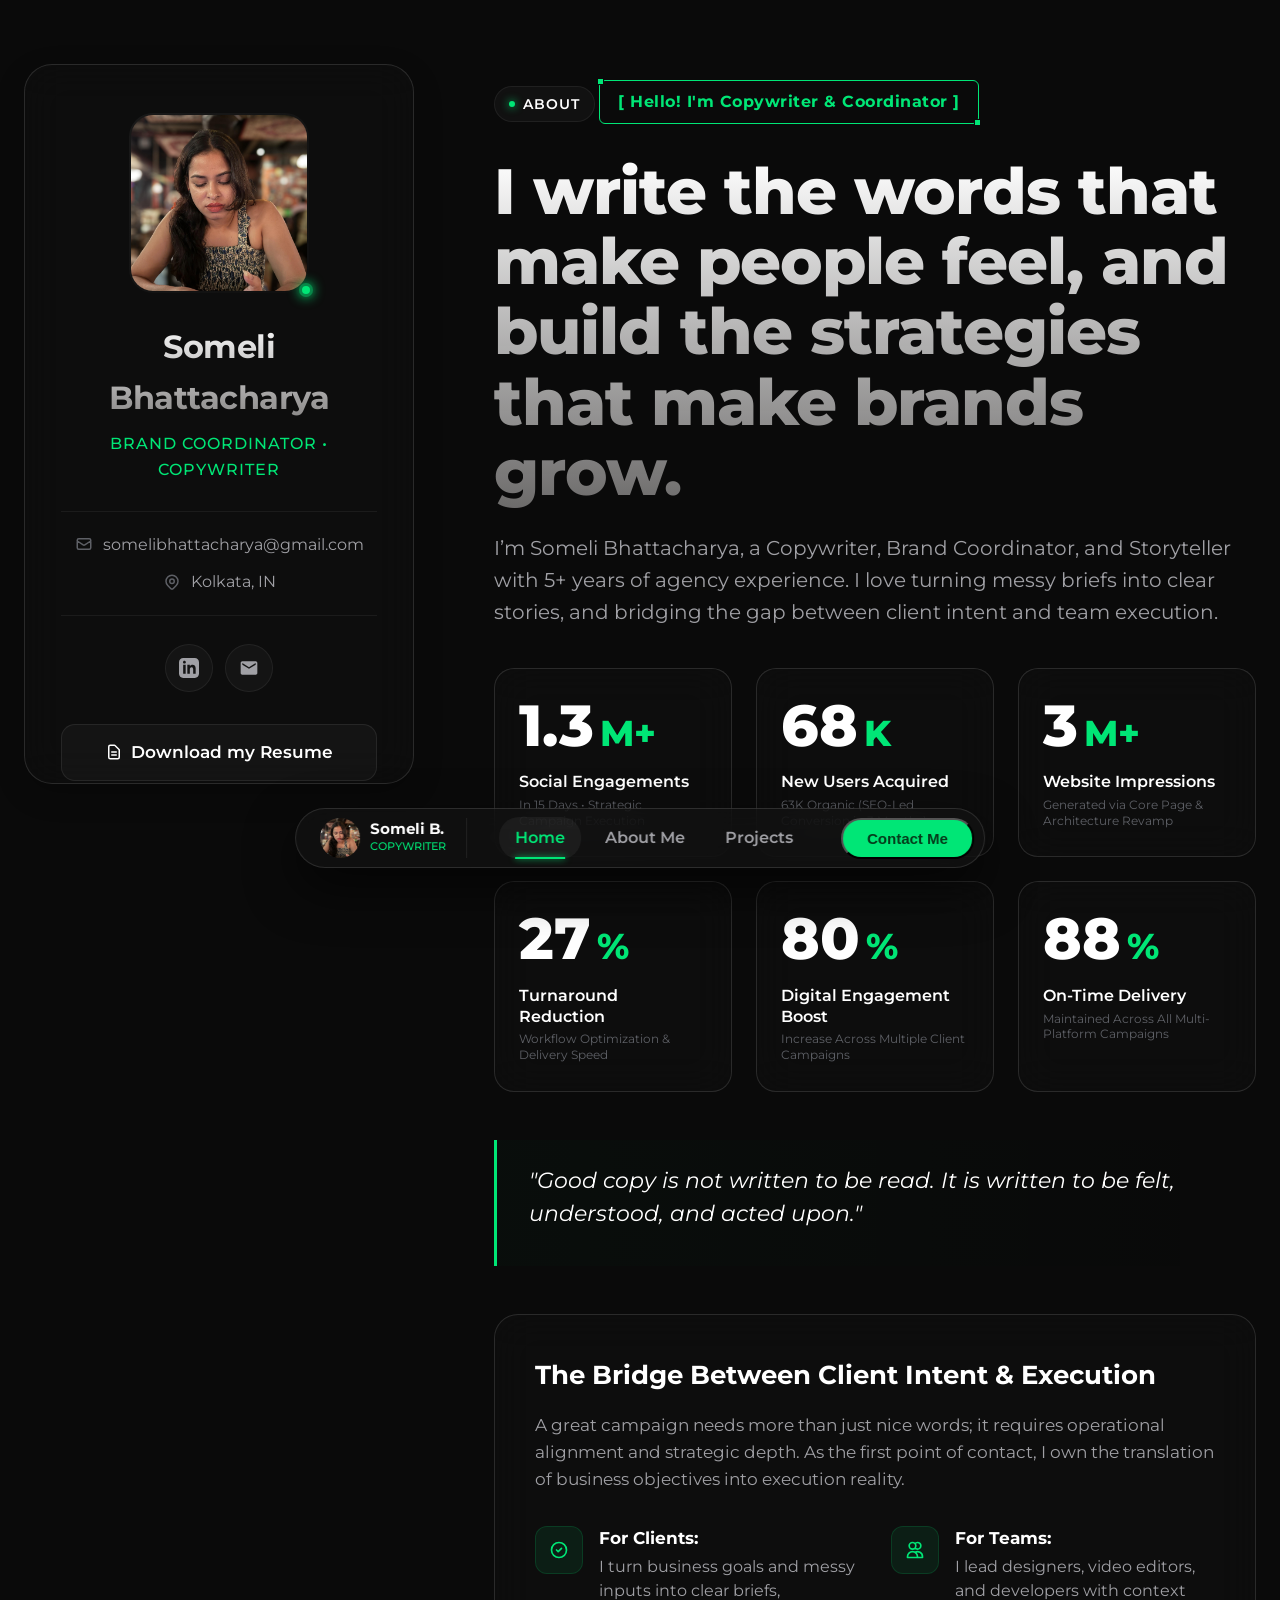
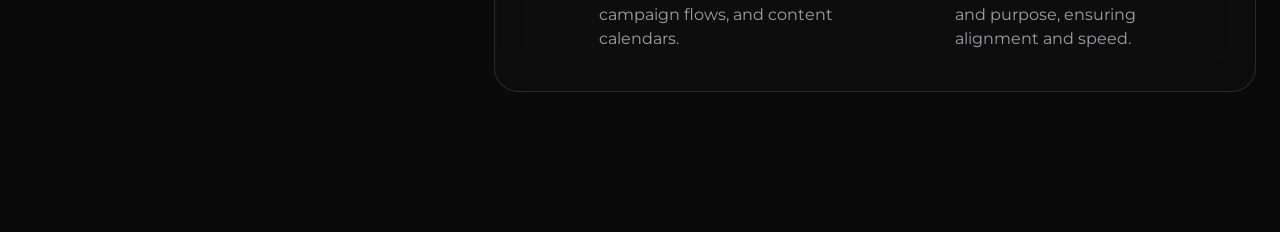
<file: index.html>
<!DOCTYPE html>
<html lang="en">
<head>
    <meta charset="UTF-8">
    <meta name="viewport" content="width=device-width, initial-scale=1.0">
    <title>Someli Bhattacharya | Copywriter & Brand Coordinator</title>
    <meta name="description" content="Portfolio of Someli Bhattacharya, a Copywriter and Brand Strategist with 5+ years of agency experience delivering high-impact content, campaign messaging, and team coordination.">
    <!-- Google Fonts -->
    <link rel="preconnect" href="https://fonts.googleapis.com">
    <link rel="preconnect" href="https://fonts.gstatic.com" crossorigin>
    <link href="https://fonts.googleapis.com/css2?family=Montserrat:wght@300;400;500;600;700;800;900&family=Outfit:wght@300;400;500;600;700;800&family=Plus+Jakarta+Sans:wght@300;400;500;600;700;800&display=swap" rel="stylesheet">
    <link rel="stylesheet" href="style.css">
</head>
<body>

    <!-- Scroll Progress Indicator -->
    <div class="scroll-progress-container">
        <div class="scroll-progress-bar" id="scroll-bar"></div>
    </div>

    <!-- Main Container -->
    <div class="app-container">

        <!-- Left Column: Profile Card (Sticky on Desktop) -->
        <aside class="profile-sidebar">
            <div class="profile-card">
                <div class="avatar-container">
                    <img src="someli_profile_headshot.jpeg" alt="Someli Bhattacharya" class="profile-avatar">
                    <div class="status-indicator"></div>
                </div>
                
                <h1 class="profile-name">Someli Bhattacharya</h1>
                <p class="profile-title">Brand Coordinator • Copywriter</p>
                
                <div class="profile-info">
                    <div class="info-item">
                        <svg class="info-icon" fill="none" stroke="currentColor" viewBox="0 0 24 24"><path stroke-linecap="round" stroke-linejoin="round" stroke-width="2" d="M3 8l7.89 5.26a2 2 0 002.22 0L21 8M5 19h14a2 2 0 002-2V7a2 2 0 00-2-2H5a2 2 0 00-2 2v10a2 2 0 002 2z"></path></svg>
                        <a href="mailto:somelibhattacharya@gmail.com" class="info-text">somelibhattacharya@gmail.com</a>
                    </div>
                    <div class="info-item">
                        <svg class="info-icon" fill="none" stroke="currentColor" viewBox="0 0 24 24"><path stroke-linecap="round" stroke-linejoin="round" stroke-width="2" d="M17.657 16.657L13.414 20.9a1.998 1.998 0 01-2.827 0l-4.244-4.243a8 8 0 1111.314 0z"></path><path stroke-linecap="round" stroke-linejoin="round" stroke-width="2" d="M15 11a3 3 0 11-6 0 3 3 0 016 0z"></path></svg>
                        <span class="info-text">Kolkata, IN</span>
                    </div>
                </div>

                <div class="social-links">
                    <a href="https://linkedin.com" target="_blank" aria-label="LinkedIn" class="social-icon">
                        <svg fill="currentColor" viewBox="0 0 24 24" width="20" height="20"><path d="M19 0h-14c-2.761 0-5 2.239-5 5v14c0 2.761 2.239 5 5 5h14c2.762 0 5-2.239 5-5v-14c0-2.761-2.238-5-5-5zm-11 19h-3v-11h3v11zm-1.5-12.268c-.966 0-1.75-.779-1.75-1.75s.784-1.75 1.75-1.75 1.75.779 1.75 1.75-.784 1.75-1.75 1.75zm13.5 12.268h-3v-5.604c0-3.368-4-3.113-4 0v5.604h-3v-11h3v1.765c1.396-2.586 7-2.777 7 2.476v6.759z"/></svg>
                    </a>
                    <a href="mailto:somelibhattacharya@gmail.com" aria-label="Email" class="social-icon">
                        <svg fill="currentColor" viewBox="0 0 24 24" width="20" height="20"><path d="M20 4H4c-1.1 0-1.99.9-1.99 2L2 18c0 1.1.9 2 2 2h16c1.1 0 2-.9 2-2V6c0-1.1-.9-2-2-2zm0 4l-8 5-8-5V6l8 5 8-5v2z"/></svg>
                    </a>
                </div>

                <div class="action-buttons">
                    <a href="Resume_Someli_Bhattacharya_2026.pdf" download="Resume_Someli_Bhattacharya_2026.pdf" class="btn btn-secondary w-full" id="btn-view-cv">
                        <svg class="btn-icon" fill="none" stroke="currentColor" viewBox="0 0 24 24"><path stroke-linecap="round" stroke-linejoin="round" stroke-width="2" d="M9 12h6m-6 4h6m2 5H7a2 2 0 01-2-2V5a2 2 0 012-2h5.586a1 1 0 01.707.293l5.414 5.414a1 1 0 01.293.707V19a2 2 0 01-2 2z"></path></svg>
                        Download my Resume
                    </a>
                    <a href="#contact" class="btn btn-primary w-full" id="btn-contact-me">
                        <svg class="btn-icon" fill="none" stroke="currentColor" viewBox="0 0 24 24"><path stroke-linecap="round" stroke-linejoin="round" stroke-width="2" d="M8 12h.01M12 12h.01M16 12h.01M21 12c0 4.418-4.03 8-9 8a9.863 9.863 0 01-4.255-.949L3 20l1.395-3.72C3.512 15.042 3 13.574 3 12c0-4.418 4.03-8 9-8s9 3.582 9 8z"></path></svg>
                        Contact Me
                    </a>
                </div>
            </div>
        </aside>

        <!-- Right Column: Content Area -->
        <main class="content-area">

            <!-- HOME SECTION -->
            <section id="home" class="content-section active">
                <div class="section-badge">
                    <span class="badge-dot"></span> ABOUT
                </div>
                
                <div class="hero-quote-box">
                    <span class="quote-bracket">[</span> Hello! I'm Copywriter & Coordinator <span class="quote-bracket">]</span>
                </div>

                <h2 class="section-title">
                    I write the words that make people feel, and build the strategies that make brands grow.
                </h2>
                
                <p class="section-desc">
                    I’m Someli Bhattacharya, a Copywriter, Brand Coordinator, and Storyteller with 5+ years of agency experience. I love turning messy briefs into clear stories, and bridging the gap between client intent and team execution.
                </p>

                <!-- Stats Dashboard -->
                <div class="stats-dashboard">
                    <div class="stat-card">
                        <h3 class="stat-number" data-target="1.3">0</h3>
                        <span class="stat-suffix">M+</span>
                        <p class="stat-label">Social Engagements <br><span class="muted-detail">In 15 Days • Strategic Campaign Execution</span></p>
                    </div>
                    <div class="stat-card">
                        <h3 class="stat-number" data-target="68">0</h3>
                        <span class="stat-suffix">K</span>
                        <p class="stat-label">New Users Acquired <br><span class="muted-detail">63K Organic (SEO-Led Conversion in 3 Months)</span></p>
                    </div>
                    <div class="stat-card">
                        <h3 class="stat-number" data-target="3">0</h3>
                        <span class="stat-suffix">M+</span>
                        <p class="stat-label">Website Impressions <br><span class="muted-detail">Generated via Core Page & Architecture Revamp</span></p>
                    </div>
                    <div class="stat-card">
                        <h3 class="stat-number" data-target="27">0</h3>
                        <span class="stat-suffix">%</span>
                        <p class="stat-label">Turnaround Reduction <br><span class="muted-detail">Workflow Optimization & Delivery Speed</span></p>
                    </div>
                    <div class="stat-card">
                        <h3 class="stat-number" data-target="80">0</h3>
                        <span class="stat-suffix">%</span>
                        <p class="stat-label">Digital Engagement Boost <br><span class="muted-detail">Increase Across Multiple Client Campaigns</span></p>
                    </div>
                    <div class="stat-card">
                        <h3 class="stat-number" data-target="88">0</h3>
                        <span class="stat-suffix">%</span>
                        <p class="stat-label">On-Time Delivery <br><span class="muted-detail">Maintained Across All Multi-Platform Campaigns</span></p>
                    </div>
                </div>

                <!-- Blockquote -->
                <blockquote class="thematic-blockquote">
                    <p class="quote-text">
                        "Good copy is not written to be read. It is written to be felt, understood, and acted upon."
                    </p>
                </blockquote>

                <!-- The Bridge Value Proposition -->
                <div class="feature-card">
                    <h4 class="feature-title">The Bridge Between Client Intent & Execution</h4>
                    <p class="feature-desc">
                        A great campaign needs more than just nice words; it requires operational alignment and strategic depth. As the first point of contact, I own the translation of business objectives into execution reality.
                    </p>
                    <div class="feature-grid">
                        <div class="feature-item">
                            <div class="feature-icon-wrapper">
                                <svg fill="none" stroke="currentColor" stroke-width="2" viewBox="0 0 24 24"><path stroke-linecap="round" stroke-linejoin="round" d="M9 12l2 2 4-4m6 2a9 9 0 11-18 0 9 9 0 0118 0z"></path></svg>
                            </div>
                            <div class="feature-item-text">
                                <strong>For Clients:</strong> I turn business goals and messy inputs into clear briefs, campaign flows, and content calendars.
                            </div>
                        </div>
                        <div class="feature-item">
                            <div class="feature-icon-wrapper">
                                <svg fill="none" stroke="currentColor" stroke-width="2" viewBox="0 0 24 24"><path stroke-linecap="round" stroke-linejoin="round" d="M12 4.354a4 4 0 110 5.292M15 21H3v-1a6 6 0 0112 0v1zm0 0h6v-1a6 6 0 00-9-5.197M13 7a4 4 0 11-8 0 4 4 0 018 0z"></path></svg>
                            </div>
                            <div class="feature-item-text">
                                <strong>For Teams:</strong> I lead designers, video editors, and developers with context and purpose, ensuring alignment and speed.
                            </div>
                        </div>
                    </div>
                </div>
            </section>


            <!-- ABOUT / RESUME SECTION -->
            <section id="about" class="content-section">
                <div class="section-badge">
                    <span class="badge-dot"></span> RESUME
                </div>
                
                <h2 class="section-title">Education & Experience</h2>

                <blockquote class="thematic-blockquote">
                    <p class="quote-text">
                        "Storytelling is the shortest distance between a stranger and a believer."
                    </p>
                    <cite class="quote-author">— Someli Bhattacharya</cite>
                </blockquote>

                <div class="experience-education-container">
                    
                    <!-- Timeline Section -->
                    <div class="timeline-wrapper">
                        <h3 class="timeline-heading">Professional Journey</h3>
                        
                        <div class="timeline">
                            <!-- Job 1 -->
                            <div class="timeline-item">
                                <div class="timeline-dot"></div>
                                <div class="timeline-date">Mar 2026 - Present</div>
                                <h4 class="timeline-role">Senior Copywriter</h4>
                                <span class="timeline-company">APPSeCONNECT</span>
                                <ul class="timeline-details">
                                    <li>Owned website messaging and conversion copy for a new AI-powered SaaS product, developing 25+ landing, feature, and solution pages.</li>
                                    <li>Optimized website content for SEO, helping acquire 68K new users (63K organic) across key global markets within three months.</li>
                                    <li>Partnered with product, design, and engineering teams to align UX, visual storytelling, and conversion messaging.</li>
                                </ul>
                            </div>
                            
                            <!-- Job 2 -->
                            <div class="timeline-item">
                                <div class="timeline-dot"></div>
                                <div class="timeline-date">Jan 2023 - Sep 2025</div>
                                <h4 class="timeline-role">Brand Coordinator & Copywriter</h4>
                                <span class="timeline-company">BCC Martech</span>
                                <ul class="timeline-details">
                                    <li>Managed 15+ client accounts, gathering requirements, aligning stakeholders, and translating inputs into clear, actionable deliverables.</li>
                                    <li>Led 25+ multi-platform campaigns, ensuring absolute consistency between messaging, visuals, and business goals.</li>
                                    <li>Improved delivery efficiency by streamlining internal workflows, contributing to a 27% reduction in project turnaround time.</li>
                                </ul>
                            </div>
                            
                            <!-- Job 3 -->
                            <div class="timeline-item">
                                <div class="timeline-dot"></div>
                                <div class="timeline-date">May 2022 - Nov 2022</div>
                                <h4 class="timeline-role">Brand Coordinator & Copywriter</h4>
                                <span class="timeline-company">Speaking Mirror</span>
                                <ul class="timeline-details">
                                    <li>Built client-aligned content strategies, writing scripts, reels, and social stories with strong narrative precision.</li>
                                    <li>Managed 10+ client accounts, overseeing content calendars, approvals, and 100% on-time delivery.</li>
                                    <li>Coordinated photo shoots, influencer campaigns, and post-production with editors and creators.</li>
                                </ul>
                            </div>

                            <!-- Job 4 -->
                            <div class="timeline-item">
                                <div class="timeline-dot"></div>
                                <div class="timeline-date">Sep 2020 - Dec 2020</div>
                                <h4 class="timeline-role">Copywriter</h4>
                                <span class="timeline-company">Elucidation Today</span>
                                <ul class="timeline-details">
                                    <li>Led a 5-member writing team, reviewing content for editorial accuracy, structure, and brand consistency.</li>
                                </ul>
                            </div>

                            <!-- Job 5 -->
                            <div class="timeline-item">
                                <div class="timeline-dot"></div>
                                <div class="timeline-date">Feb 2019 - Mar 2020</div>
                                <h4 class="timeline-role">Academic Content Writer</h4>
                                <span class="timeline-company">Nerdy Turtlez</span>
                                <ul class="timeline-details">
                                    <li>Delivered 200+ researched content pieces, adhering to defined quality standards and timelines.</li>
                                </ul>
                            </div>
                        </div>
                    </div>

                    <!-- Education Section -->
                    <div class="education-wrapper">
                        <h3 class="timeline-heading">Education</h3>
                        <div class="education-grid">
                            <div class="edu-card">
                                <span class="edu-icon">
                                    <svg fill="none" stroke="currentColor" stroke-width="2" viewBox="0 0 24 24"><path stroke-linecap="round" stroke-linejoin="round" d="M12 14l9-5-9-5-9 5 9 5z"></path><path stroke-linecap="round" stroke-linejoin="round" d="M12 14l6.16-3.422a12.083 12.083 0 01.665 6.479A11.952 11.952 0 0012 20.055a11.952 11.952 0 00-6.824-2.998 12.078 12.078 0 01.665-6.479L12 14z"></path></svg>
                                </span>
                                <h4 class="edu-degree">Master of Arts</h4>
                                <p class="edu-subject">English Literature</p>
                                <span class="edu-college">St. Xavier's College - Kolkata</span>
                            </div>
                            <div class="edu-card">
                                <span class="edu-icon">
                                    <svg fill="none" stroke="currentColor" stroke-width="2" viewBox="0 0 24 24"><path stroke-linecap="round" stroke-linejoin="round" d="M12 14l9-5-9-5-9 5 9 5z"></path><path stroke-linecap="round" stroke-linejoin="round" d="M12 14l6.16-3.422a12.083 12.083 0 01.665 6.479A11.952 11.952 0 0012 20.055a11.952 11.952 0 00-6.824-2.998 12.078 12.078 0 01.665-6.479L12 14z"></path></svg>
                                </span>
                                <h4 class="edu-degree">Bachelor of Arts</h4>
                                <p class="edu-subject">English Literature</p>
                                <span class="edu-college">St. Xavier's College - Ranchi</span>
                            </div>
                        </div>
                    </div>

                    <!-- Skills Section -->
                    <div class="skills-wrapper">
                        <h3 class="timeline-heading">Core Skills</h3>
                        <div class="skills-grid">
                            <span class="skill-badge">Copywriting</span>
                            <span class="skill-badge">Content Strategy</span>
                            <span class="skill-badge">Copy Editing</span>
                            <span class="skill-badge">Brand Strategy</span>
                            <span class="skill-badge">Campaign Messaging</span>
                            <span class="skill-badge">Funnel-Aware Planning</span>
                            <span class="skill-badge">Cross-Functional Collaboration</span>
                            <span class="skill-badge">Stakeholder Management</span>
                            <span class="skill-badge">Workflow Optimization</span>
                            <span class="skill-badge">Account Growth & Retention</span>
                            <span class="skill-badge">SEO Optimization</span>
                            <span class="skill-badge">Creative Writing</span>
                        </div>
                    </div>
                </div>
            </section>


            <!-- PROJECTS SECTION -->
            <section id="projects" class="content-section">
                <div class="section-badge">
                    <span class="badge-dot"></span> PORTFOLIO
                </div>
                
                <h2 class="section-title">Campaigns That Stood Out</h2>

                <blockquote class="thematic-blockquote">
                    <p class="quote-text">
                        "People will forget what you said, people will forget what you did, but people will never forget how you made them feel."
                    </p>
                    <cite class="quote-author">— Maya Angelou</cite>
                </blockquote>

                <!-- Project Category Filters -->
                <div class="project-filters">
                    <button class="filter-btn active" data-filter="all">All Campaigns</button>
                    <button class="filter-btn" data-filter="featured">Featured Case Studies</button>
                    <button class="filter-btn" data-filter="healthcare">Healthcare & Medical</button>
                    <button class="filter-btn" data-filter="industrial">Industrial & B2B</button>
                    <button class="filter-btn" data-filter="food">Creative Food Copy</button>
                    <button class="filter-btn" data-filter="memes">Meme Marketing</button>
                </div>

                <div class="projects-container">
                    
                    <!-- Case Study 1 -->
                    <div class="project-card" data-category="featured healthcare">
                        <div class="project-header">
                            <div>
                                <span class="project-client">Onus Robotic Hospitals</span>
                                <h3 class="project-title">Reframing Clinical Anxiety as a Fitness Challenge</h3>
                            </div>
                            <span class="project-badge green-glowing">350+ Participants</span>
                        </div>
                        <p class="project-summary">
                            Reframed a standard heart-testing screening from an anxiety-inducing check-up into an active, wellness-driven treadmill challenge.
                        </p>
                        <a href="projects/onus-robotic.html" class="btn-project-link">
                            <span>View Case Study</span>
                            <svg class="btn-icon" fill="none" stroke="currentColor" stroke-width="2.5" viewBox="0 0 24 24"><path stroke-linecap="round" stroke-linejoin="round" d="M9 5l7 7-7 7"></path></svg>
                        </a>
                    </div>

                    <!-- Case Study 2 -->
                    <div class="project-card" data-category="featured healthcare">
                        <div class="project-header">
                            <div>
                                <span class="project-client">Dada Laser Eye Institute</span>
                                <h3 class="project-title">Shifting Cataract Surgery Anxiety to Civic Pride</h3>
                            </div>
                            <span class="project-badge green-glowing">2.2M+ Reach</span>
                        </div>
                        <p class="project-summary">
                            Turned private medical fear into a city-wide movement: "Cataract-Free Pune", aligning it with public-health credibility.
                        </p>
                        <a href="projects/cataract-pune.html" class="btn-project-link">
                            <span>View Case Study</span>
                            <svg class="btn-icon" fill="none" stroke="currentColor" stroke-width="2.5" viewBox="0 0 24 24"><path stroke-linecap="round" stroke-linejoin="round" d="M9 5l7 7-7 7"></path></svg>
                        </a>
                    </div>

                    <!-- Case Study 3 -->
                    <div class="project-card" data-category="featured healthcare">
                        <div class="project-header">
                            <div>
                                <span class="project-client">Dada Laser Eye Institute</span>
                                <h3 class="project-title">Reframing Lasik Surgeries as a 5-Second Upgrade</h3>
                            </div>
                            <span class="project-badge green-glowing">38% Inquiry Boost</span>
                        </div>
                        <p class="project-summary">
                            Overcoming deep-seated vision-correction hesitation by focusing on speed, cashless pricing options, and complete certainty.
                        </p>
                        <a href="projects/lasik-5sec.html" class="btn-project-link">
                            <span>View Case Study</span>
                            <svg class="btn-icon" fill="none" stroke="currentColor" stroke-width="2.5" viewBox="0 0 24 24"><path stroke-linecap="round" stroke-linejoin="round" d="M9 5l7 7-7 7"></path></svg>
                        </a>
                    </div>

                    <!-- Project 4: Samartha Fertility Centre -->
                    <div class="project-card" data-category="healthcare">
                        <div class="project-header">
                            <div>
                                <span class="project-client">Samartha Fertility Centre</span>
                                <h3 class="project-title">Maa - Connecting Infertility to Emotional Hope</h3>
                            </div>
                            <span class="project-badge green-glowing">Regional Campaign</span>
                        </div>
                        <p class="project-summary">
                            Reframed clinical infertility treatment from a cold, intimidating testing procedure into a warm, supportive path to motherhood.
                        </p>
                        <a href="projects/samartha-fertility.html" class="btn-project-link">
                            <span>View Case Study</span>
                            <svg class="btn-icon" fill="none" stroke="currentColor" stroke-width="2.5" viewBox="0 0 24 24"><path stroke-linecap="round" stroke-linejoin="round" d="M9 5l7 7-7 7"></path></svg>
                        </a>
                    </div>

                    <!-- Project 5: Sagar Chandramma Hospitals -->
                    <div class="project-card" data-category="healthcare">
                        <div class="project-header">
                            <div>
                                <span class="project-client">Sagar Chandramma Hospitals</span>
                                <h3 class="project-title">Mother's Day: Translating Gratitude into Wellness Care</h3>
                            </div>
                            <span class="project-badge green-glowing">50% Off Wellness</span>
                        </div>
                        <p class="project-summary">
                            A highly relatable Mother's Day campaign that bypassed generic greetings to offer a practical, restorative wellness experience.
                        </p>
                        <a href="projects/sagar-massage.html" class="btn-project-link">
                            <span>View Case Study</span>
                            <svg class="btn-icon" fill="none" stroke="currentColor" stroke-width="2.5" viewBox="0 0 24 24"><path stroke-linecap="round" stroke-linejoin="round" d="M9 5l7 7-7 7"></path></svg>
                        </a>
                    </div>

                    <!-- Project 6: Gomti Thapar Hospital -->
                    <div class="project-card" data-category="healthcare">
                        <div class="project-header">
                            <div>
                                <span class="project-client">Gomti Thapar Hospital</span>
                                <h3 class="project-title">The ₹1 Fertility Diagnostics Camp</h3>
                            </div>
                            <span class="project-badge green-glowing">Tier-2 Regional Market</span>
                        </div>
                        <p class="project-summary">
                            Dramatically lowered clinical friction in a regional market by offering the primary fertility test for exactly one rupee.
                        </p>
                        <a href="projects/gomti-fertility.html" class="btn-project-link">
                            <span>View Case Study</span>
                            <svg class="btn-icon" fill="none" stroke="currentColor" stroke-width="2.5" viewBox="0 0 24 24"><path stroke-linecap="round" stroke-linejoin="round" d="M9 5l7 7-7 7"></path></svg>
                        </a>
                    </div>

                    <!-- Project 7: Epione Centre for Pain Relief -->
                    <div class="project-card" data-category="healthcare">
                        <div class="project-header">
                            <div>
                                <span class="project-client">Epione Centre for Pain Relief</span>
                                <h3 class="project-title">World Arthritis Day: Re-defining 'BF'</h3>
                            </div>
                            <span class="project-badge green-glowing">Orthopedic Care</span>
                        </div>
                        <p class="project-summary">
                            Captured younger audience interest for elder health by using a playful slang acronym to hook attention.
                        </p>
                        <a href="projects/epione-arthritis.html" class="btn-project-link">
                            <span>View Case Study</span>
                            <svg class="btn-icon" fill="none" stroke="currentColor" stroke-width="2.5" viewBox="0 0 24 24"><path stroke-linecap="round" stroke-linejoin="round" d="M9 5l7 7-7 7"></path></svg>
                        </a>
                    </div>

                    <!-- Project 8: Amrit Medical & Onus Robotic -->
                    <div class="project-card" data-category="healthcare">
                        <div class="project-header">
                            <div>
                                <span class="project-client">Amrit Medical & Onus Robotic</span>
                                <h3 class="project-title">Clinical Awareness Series: Analogies that Perform</h3>
                            </div>
                            <span class="project-badge green-glowing">Multi-Campaign</span>
                        </div>
                        <p class="project-summary">
                            A suite of creative health awareness ads utilizing strong visual analogies to drive diagnostics.
                        </p>
                        <a href="projects/clinical-awareness.html" class="btn-project-link">
                            <span>View Case Study</span>
                            <svg class="btn-icon" fill="none" stroke="currentColor" stroke-width="2.5" viewBox="0 0 24 24"><path stroke-linecap="round" stroke-linejoin="round" d="M9 5l7 7-7 7"></path></svg>
                        </a>
                    </div>

                    <!-- Project 9: Kauvery Hospital -->
                    <div class="project-card" data-category="healthcare">
                        <div class="project-header">
                            <div>
                                <span class="project-client">Kauvery Hospital</span>
                                <h3 class="project-title">The Butterfly Wing Resilience Campaign</h3>
                            </div>
                            <span class="project-badge green-glowing">Specialized Clinical Care</span>
                        </div>
                        <p class="project-summary">
                            Bridged clinical oncology and gynecology with positive emotional art, showing butterfly wings to symbolize rebirth.
                        </p>
                        <a href="projects/kauvery-resilience.html" class="btn-project-link">
                            <span>View Case Study</span>
                            <svg class="btn-icon" fill="none" stroke="currentColor" stroke-width="2.5" viewBox="0 0 24 24"><path stroke-linecap="round" stroke-linejoin="round" d="M9 5l7 7-7 7"></path></svg>
                        </a>
                    </div>

                    <!-- Project 10: Jai Balaji Group (JBG HEXA TMT Bars) -->
                    <div class="project-card" data-category="industrial">
                        <div class="project-header">
                            <div>
                                <span class="project-client">Jai Balaji Group (JBG HEXA)</span>
                                <h3 class="project-title">Animal Strength: Re-imagining Steel Copy</h3>
                            </div>
                            <span class="project-badge green-glowing">Industrial Campaign</span>
                        </div>
                        <p class="project-summary">
                            Connected structural steel attributes to animal biology, making dry concrete reinforcement copy highly engaging.
                        </p>
                        <a href="projects/jbg-tmt.html" class="btn-project-link">
                            <span>View Case Study</span>
                            <svg class="btn-icon" fill="none" stroke="currentColor" stroke-width="2.5" viewBox="0 0 24 24"><path stroke-linecap="round" stroke-linejoin="round" d="M9 5l7 7-7 7"></path></svg>
                        </a>
                    </div>

                    <!-- Project 11: India Restaurant & Kasturi Restaurant -->
                    <div class="project-card" data-category="food">
                        <div class="project-header">
                            <div>
                                <span class="project-client">India & Kasturi Restaurants</span>
                                <h3 class="project-title">Sensory Plating: Food as Festival Art</h3>
                            </div>
                            <span class="project-badge green-glowing">Creative Copy</span>
                        </div>
                        <p class="project-summary">
                            Turned signature dishes and kitchen utensils into sacred symbols and pop-culture motifs to celebrate Indian festivals.
                        </p>
                        <a href="projects/sensory-plating.html" class="btn-project-link">
                            <span>View Case Study</span>
                            <svg class="btn-icon" fill="none" stroke="currentColor" stroke-width="2.5" viewBox="0 0 24 24"><path stroke-linecap="round" stroke-linejoin="round" d="M9 5l7 7-7 7"></path></svg>
                        </a>
                    </div>

                    <!-- Project 12: India Restaurant - Meme Marketing -->
                    <div class="project-card" data-category="memes">
                        <div class="project-header">
                            <div>
                                <span class="project-client">India Restaurant Kolkata</span>
                                <h3 class="project-title">Stepping into the Meme World Series</h3>
                            </div>
                            <span class="project-badge green-glowing">Social Virality</span>
                        </div>
                        <p class="project-summary">
                            Applied pop-culture context and local internet humor to restaurant social channels to drive massive engagement.
                        </p>
                        <a href="projects/meme-marketing.html" class="btn-project-link">
                            <span>View Case Study</span>
                            <svg class="btn-icon" fill="none" stroke="currentColor" stroke-width="2.5" viewBox="0 0 24 24"><path stroke-linecap="round" stroke-linejoin="round" d="M9 5l7 7-7 7"></path></svg>
                        </a>
                    </div>

                </div></section>


        </main>

        <!-- Floating Bottom Navbar (Desktop + Mobile) -->
        <nav class="floating-navbar">
            <div class="navbar-profile">
                <img src="someli_profile_headshot.jpeg" alt="Someli" class="nav-thumb">
                <div class="nav-profile-text">
                    <span class="nav-name">Someli B.</span>
                    <span class="nav-role">Copywriter</span>
                </div>
            </div>

            <ul class="nav-menu">
                <li class="nav-item active" data-section="home">
                    <a href="#home" class="nav-link">Home</a>
                </li>
                <li class="nav-item" data-section="about">
                    <a href="#about" class="nav-link">About Me</a>
                </li>
                <li class="nav-item" data-section="projects">
                    <a href="#projects" class="nav-link">Projects</a>
                </li>
            </ul>

            <div class="navbar-actions">
                <button class="btn btn-nav-cta" id="btn-hire-me">Contact Me</button>
            </div>
        </nav>

    </div>

    <!-- Contact Modal (Global Overlay) -->
    <div id="contact-modal" class="modal-overlay">
        <div class="modal-card">
            <button id="btn-close-modal" class="btn-close-modal" aria-label="Close Contact Form">
                <svg fill="none" stroke="currentColor" stroke-width="2" viewBox="0 0 24 24" width="20" height="20"><path stroke-linecap="round" stroke-linejoin="round" d="M6 18L18 6M6 6l12 12"></path></svg>
            </button>
            
            <div class="modal-header">
                <div class="section-badge">
                    <span class="badge-dot"></span> CONTACT
                </div>
                <h2 class="modal-title">Let's Write the Next Chapter Together</h2>
                <p class="modal-desc">
                    Looking for a brand coordinator who can write, lead campaigns, and ensure on-time execution? Drop me a message!
                </p>
            </div>

            <div class="contact-box">
                <div class="contact-details-grid">
                    <div class="contact-detail-card">
                        <span class="detail-icon-wrapper">
                            <svg fill="none" stroke="currentColor" stroke-width="2" viewBox="0 0 24 24" width="18" height="18"><path stroke-linecap="round" stroke-linejoin="round" d="M3 8l7.89 5.26a2 2 0 002.22 0L21 8M5 19h14a2 2 0 002-2V7a2 2 0 00-2-2H5a2 2 0 00-2 2v10a2 2 0 002 2z"></path></svg>
                        </span>
                        <h4>Email Me</h4>
                        <a href="mailto:somelibhattacharya@gmail.com">somelibhattacharya@gmail.com</a>
                    </div>
                    <div class="contact-detail-card">
                        <span class="detail-icon-wrapper">
                            <svg fill="none" stroke="currentColor" stroke-width="2" viewBox="0 0 24 24" width="18" height="18"><path stroke-linecap="round" stroke-linejoin="round" d="M13.828 10.172a4 4 0 00-5.656 0l-4 4a4 4 0 105.656 5.656l1.102-1.101m-.758-4.899a4 4 0 005.656 0l4-4a4 4 0 00-5.656-5.656l-1.1 1.1"></path></svg>
                        </span>
                        <h4>LinkedIn</h4>
                        <a href="https://linkedin.com" target="_blank">linkedin.com/in/someli-bhattacharya</a>
                    </div>
                </div>

                <!-- Contact Form -->
                <form id="portfolio-contact-form" class="contact-form">
                    <div class="form-row-2">
                        <div class="form-group">
                            <label for="name">Your Name</label>
                            <input type="text" id="name" required placeholder="John Doe">
                        </div>
                        <div class="form-group">
                            <label for="email">Your Email</label>
                            <input type="email" id="email" required placeholder="john@example.com">
                        </div>
                    </div>
                    
                    <div class="form-group">
                        <label for="subject">Subject</label>
                        <input type="text" id="subject" required placeholder="Project Inquiry / Hiring Details">
                    </div>

                    <div class="form-group">
                        <label for="message">Message</label>
                        <textarea id="message" rows="4" required placeholder="Hi Someli, I would love to collaborate on..."></textarea>
                    </div>

                    <button type="submit" class="btn btn-primary btn-submit">
                        <span>Send Message</span>
                        <svg class="send-icon" fill="none" stroke="currentColor" stroke-width="2" viewBox="0 0 24 24" width="16" height="16"><path stroke-linecap="round" stroke-linejoin="round" d="M12 19l9 2-9-18-9 18 9-2zm0 0v-8"></path></svg>
                    </button>
                </form>

                <!-- Success Message -->
                <div id="form-success-overlay" class="success-overlay">
                    <div class="success-content">
                        <div class="success-icon-wrapper">
                            <svg fill="none" stroke="currentColor" stroke-width="3" viewBox="0 0 24 24" width="24" height="24"><path stroke-linecap="round" stroke-linejoin="round" d="M5 13l4 4L19 7"></path></svg>
                        </div>
                        <h3>Message Sent Successfully!</h3>
                        <p>Thank you for reaching out, Someli will get back to you shortly.</p>
                        <button class="btn btn-primary" id="btn-close-success">Close</button>
                    </div>
                </div>
            </div>
        </div>
    </div>

    <!-- Script File -->
    <script src="script.js"></script>
</body>
</html>
</file>
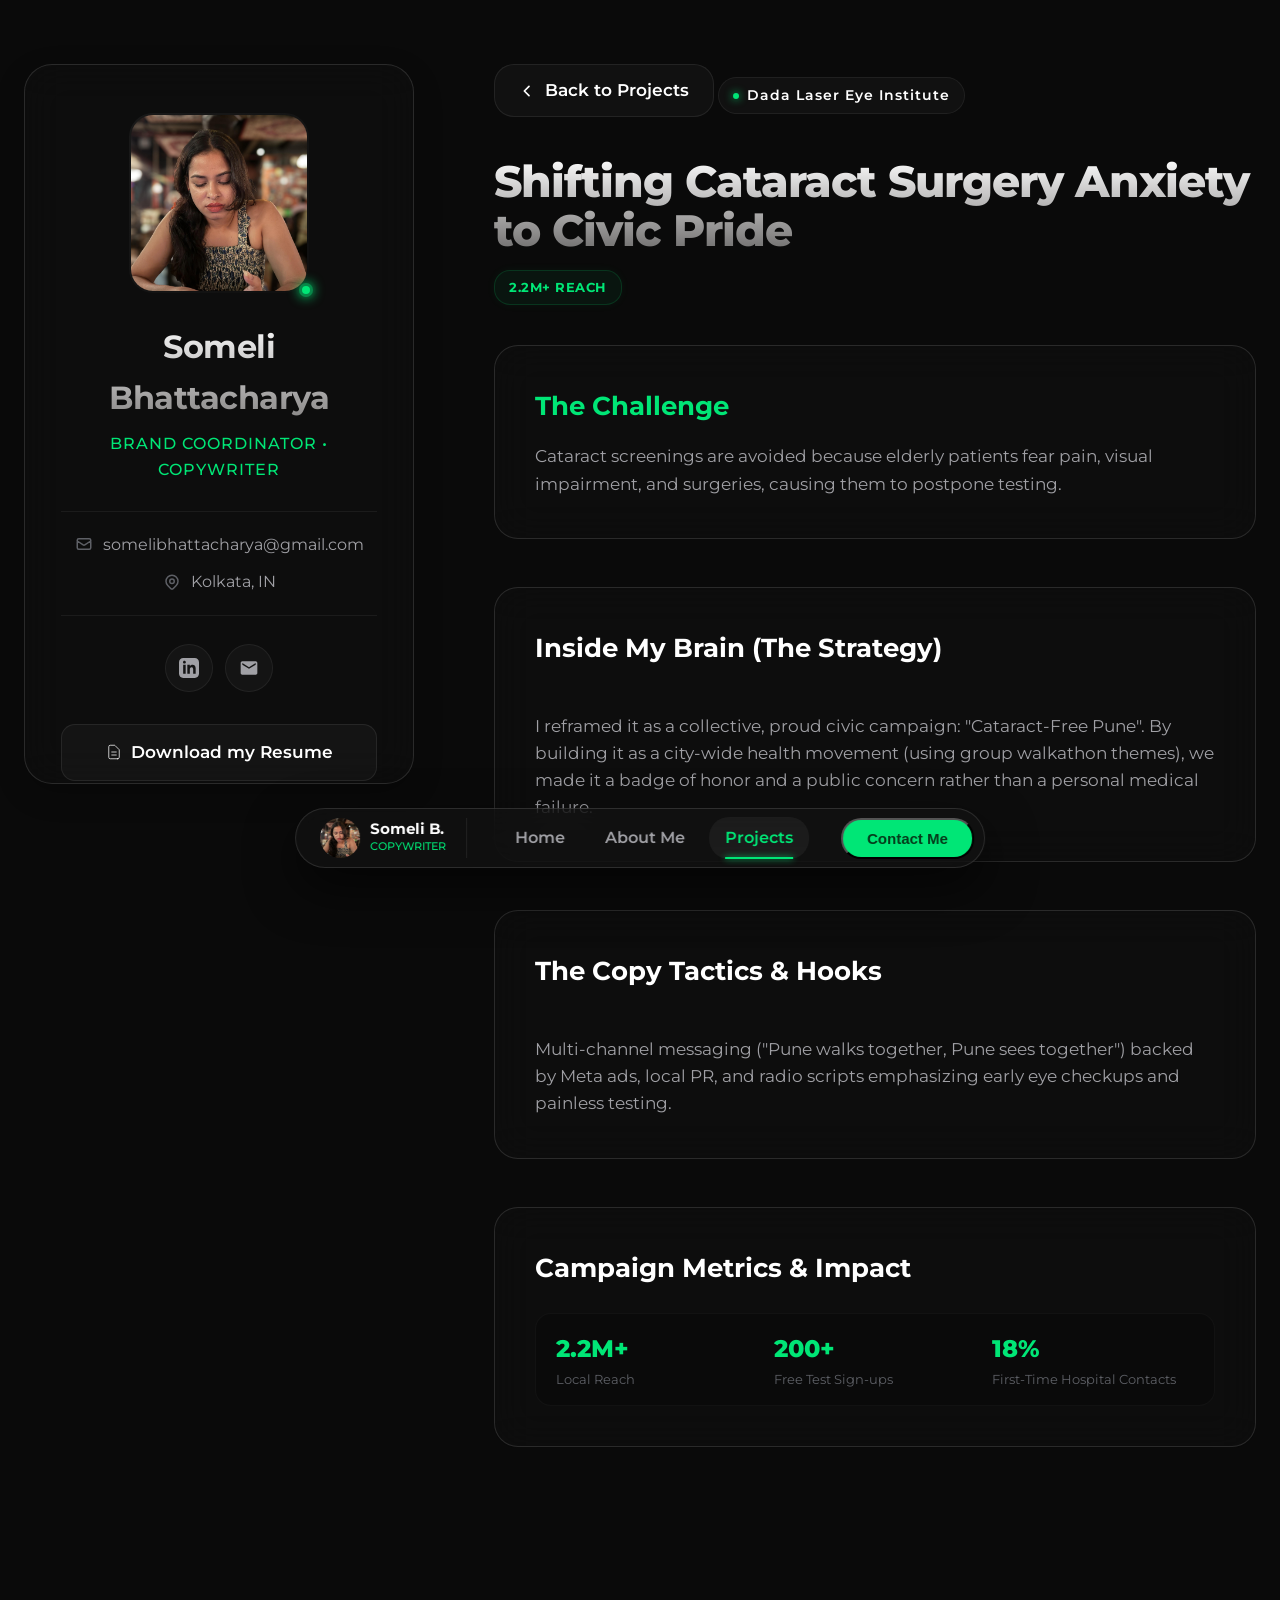
<file: projects/cataract-pune.html>
<!DOCTYPE html>
<html lang="en">
<head>
    <meta charset="UTF-8">
    <meta name="viewport" content="width=device-width, initial-scale=1.0">
    <title>Shifting Cataract Surgery Anxiety to Civic Pride | Someli Bhattacharya</title>
    <meta name="description" content="Detailed copywriting case study for Dada Laser Eye Institute by Someli Bhattacharya.">
    <!-- Google Fonts -->
    <link rel="preconnect" href="https://fonts.googleapis.com">
    <link rel="preconnect" href="https://fonts.gstatic.com" crossorigin>
    <link href="https://fonts.googleapis.com/css2?family=Montserrat:wght@300;400;500;600;700;800;900&family=Outfit:wght@300;400;500;600;700;800&family=Plus+Jakarta+Sans:wght@300;400;500;600;700;800&display=swap" rel="stylesheet">
    <link rel="stylesheet" href="../style.css">
</head>
<body>

    <!-- Scroll Progress Indicator -->
    <div class="scroll-progress-container">
        <div class="scroll-progress-bar" id="scroll-bar"></div>
    </div>

    <!-- Main Container -->
    <div class="app-container">

        <!-- Left Column: Profile Card (Sticky on Desktop) -->
        <aside class="profile-sidebar">
            <div class="profile-card">
                <div class="avatar-container">
                    <img src="../someli_profile_headshot.jpeg" alt="Someli Bhattacharya" class="profile-avatar">
                    <div class="status-indicator"></div>
                </div>
                
                <h1 class="profile-name">Someli Bhattacharya</h1>
                <p class="profile-title">Brand Coordinator • Copywriter</p>
                
                <div class="profile-info">
                    <div class="info-item">
                        <svg class="info-icon" fill="none" stroke="currentColor" viewBox="0 0 24 24"><path stroke-linecap="round" stroke-linejoin="round" stroke-width="2" d="M3 8l7.89 5.26a2 2 0 002.22 0L21 8M5 19h14a2 2 0 002-2V7a2 2 0 00-2-2H5a2 2 0 00-2 2v10a2 2 0 002 2z"></path></svg>
                        <a href="mailto:somelibhattacharya@gmail.com" class="info-text">somelibhattacharya@gmail.com</a>
                    </div>
                    <div class="info-item">
                        <svg class="info-icon" fill="none" stroke="currentColor" viewBox="0 0 24 24"><path stroke-linecap="round" stroke-linejoin="round" stroke-width="2" d="M17.657 16.657L13.414 20.9a1.998 1.998 0 01-2.827 0l-4.244-4.243a8 8 0 1111.314 0z"></path><path stroke-linecap="round" stroke-linejoin="round" stroke-width="2" d="M15 11a3 3 0 11-6 0 3 3 0 016 0z"></path></svg>
                        <span class="info-text">Kolkata, IN</span>
                    </div>
                </div>

                <div class="social-links">
                    <a href="https://linkedin.com" target="_blank" aria-label="LinkedIn" class="social-icon">
                        <svg fill="currentColor" viewBox="0 0 24 24" width="20" height="20"><path d="M19 0h-14c-2.761 0-5 2.239-5 5v14c0 2.761 2.239 5 5 5h14c2.762 0 5-2.239 5-5v-14c0-2.761-2.238-5-5-5zm-11 19h-3v-11h3v11zm-1.5-12.268c-.966 0-1.75-.779-1.75-1.75s.784-1.75 1.75-1.75 1.75.779 1.75 1.75-.784 1.75-1.75 1.75zm13.5 12.268h-3v-5.604c0-3.368-4-3.113-4 0v5.604h-3v-11h3v1.765c1.396-2.586 7-2.777 7 2.476v6.759z"/></svg>
                    </a>
                    <a href="mailto:somelibhattacharya@gmail.com" aria-label="Email" class="social-icon">
                        <svg fill="currentColor" viewBox="0 0 24 24" width="20" height="20"><path d="M20 4H4c-1.1 0-1.99.9-1.99 2L2 18c0 1.1.9 2 2 2h16c1.1 0 2-.9 2-2V6c0-1.1-.9-2-2-2zm0 4l-8 5-8-5V6l8 5 8-5v2z"/></svg>
                    </a>
                </div>

                <div class="action-buttons">
                    <a href="../Resume_Someli_Bhattacharya_2026.pdf" download="Resume_Someli_Bhattacharya_2026.pdf" class="btn btn-secondary w-full" id="btn-view-cv">
                        <svg class="btn-icon" fill="none" stroke="currentColor" viewBox="0 0 24 24"><path stroke-linecap="round" stroke-linejoin="round" d="M9 12h6m-6 4h6m2 5H7a2 2 0 01-2-2V5a2 2 0 012-2h5.586a1 1 0 01.707.293l5.414 5.414a1 1 0 01.293.707V19a2 2 0 01-2 2z"></path></svg>
                        Download my Resume
                    </a>
                    <a href="#contact" class="btn btn-primary w-full" id="btn-contact-me">
                        <svg class="btn-icon" fill="none" stroke="currentColor" viewBox="0 0 24 24"><path stroke-linecap="round" stroke-linejoin="round" d="M8 12h.01M12 12h.01M16 12h.01M21 12c0 4.418-4.03 8-9 8a9.863 9.863 0 01-4.255-.949L3 20l1.395-3.72C3.512 15.042 3 13.574 3 12c0-4.418 4.03-8 9-8s9 3.582 9 8z"></path></svg>
                        Contact Me
                    </a>
                </div>
            </div>
        </aside>

        <!-- Right Column: Content Area -->
        <main class="content-area">
            <section class="content-section active" style="padding-top: 0;">
                
                <!-- Back to Projects Button -->
                <a href="../index.html#projects" class="btn btn-secondary" style="margin-bottom: 40px; display: inline-flex; align-items: center; gap: 10px; padding: 12px 24px; border-radius: 20px;">
                    <svg fill="none" stroke="currentColor" stroke-width="2.5" viewBox="0 0 24 24" width="16" height="16" style="transform: rotate(180deg);"><path stroke-linecap="round" stroke-linejoin="round" d="M9 5l7 7-7 7"></path></svg>
                    Back to Projects
                </a>

                <div class="section-badge">
                    <span class="badge-dot"></span> Dada Laser Eye Institute
                </div>

                <h1 class="section-title" style="font-size: 44px; margin-bottom: 16px;">
                    Shifting Cataract Surgery Anxiety to Civic Pride
                </h1>
                
                <span class="project-badge green-glowing" style="display: inline-block; margin-bottom: 40px;">
                    2.2M+ Reach
                </span>

                <!-- 1. The Challenge -->
                <div class="feature-card" style="margin-top: 0; margin-bottom: 32px;">
                    <h4 class="feature-title" style="color: var(--color-primary);">The Challenge</h4>
                    <p class="feature-desc" style="margin-bottom: 0;">
                        Cataract screenings are avoided because elderly patients fear pain, visual impairment, and surgeries, causing them to postpone testing.
                    </p>
                </div>

                <!-- 2. Inside My Brain (The Strategy) -->
                <div class="feature-card" style="margin-bottom: 32px;">
                    <h4 class="feature-title">Inside My Brain (The Strategy)</h4>
                    <p class="feature-desc" style="margin-bottom: 0; white-space: pre-line;">
                        I reframed it as a collective, proud civic campaign: "Cataract-Free Pune". By building it as a city-wide health movement (using group walkathon themes), we made it a badge of honor and a public concern rather than a personal medical failure.
                    </p>
                </div>

                <!-- 3. The Copy Tactics & Hooks -->
                <div class="feature-card" style="margin-bottom: 32px;">
                    <h4 class="feature-title">The Copy Tactics & Hooks</h4>
                    <p class="feature-desc" style="margin-bottom: 0; white-space: pre-line;">
                        Multi-channel messaging ("Pune walks together, Pune sees together") backed by Meta ads, local PR, and radio scripts emphasizing early eye checkups and painless testing.
                    </p>
                </div>

                <!-- 4. Campaign Metrics -->
                <div class="feature-card" style="margin-bottom: 48px;">
                    <h4 class="feature-title">Campaign Metrics & Impact</h4>
                    <div class="brain-metrics" style="margin-top: 24px;">
                        <div class="metric-mini"><strong>2.2M+</strong> <span>Local Reach</span></div>
                        <div class="metric-mini"><strong>200+</strong> <span>Free Test Sign-ups</span></div>
                        <div class="metric-mini"><strong>18%</strong> <span>First-Time Hospital Contacts</span></div>

                    </div>
                </div>

            </section>
        </main>

        <!-- Floating Bottom Navbar (Desktop + Mobile) -->
        <nav class="floating-navbar">
            <div class="navbar-profile">
                <img src="../someli_profile_headshot.jpeg" alt="Someli" class="nav-thumb">
                <div class="nav-profile-text">
                    <span class="nav-name">Someli B.</span>
                    <span class="nav-role">Copywriter</span>
                </div>
            </div>

            <ul class="nav-menu">
                <li class="nav-item" data-section="home">
                    <a href="../index.html#home" class="nav-link">Home</a>
                </li>
                <li class="nav-item" data-section="about">
                    <a href="../index.html#about" class="nav-link">About Me</a>
                </li>
                <li class="nav-item active" data-section="projects">
                    <a href="../index.html#projects" class="nav-link">Projects</a>
                </li>
            </ul>

            <div class="navbar-actions">
                <button class="btn btn-nav-cta" id="btn-hire-me">Contact Me</button>
            </div>
        </nav>

    </div>

    <!-- Contact Modal (Global Overlay) -->
    <div id="contact-modal" class="modal-overlay">
        <div class="modal-card">
            <button id="btn-close-modal" class="btn-close-modal" aria-label="Close Contact Form">
                <svg fill="none" stroke="currentColor" stroke-width="2" viewBox="0 0 24 24" width="20" height="20"><path stroke-linecap="round" stroke-linejoin="round" d="M6 18L18 6M6 6l12 12"></path></svg>
            </button>
            
            <div class="modal-header">
                <div class="section-badge">
                    <span class="badge-dot"></span> CONTACT
                </div>
                <h2 class="modal-title">Let's Write the Next Chapter Together</h2>
                <p class="modal-desc">
                    Looking for a brand coordinator who can write, lead campaigns, and ensure on-time execution? Drop me a message!
                </p>
            </div>

            <div class="contact-box">
                <div class="contact-details-grid">
                    <div class="contact-detail-card">
                        <span class="detail-icon-wrapper">
                            <svg fill="none" stroke="currentColor" stroke-width="2" viewBox="0 0 24 24" width="18" height="18"><path stroke-linecap="round" stroke-linejoin="round" d="M3 8l7.89 5.26a2 2 0 002.22 0L21 8M5 19h14a2 2 0 002-2V7a2 2 0 00-2-2H5a2 2 0 00-2 2v10a2 2 0 002 2z"></path></svg>
                        </span>
                        <h4>Email Me</h4>
                        <a href="mailto:somelibhattacharya@gmail.com">somelibhattacharya@gmail.com</a>
                    </div>
                    <div class="contact-detail-card">
                        <span class="detail-icon-wrapper">
                            <svg fill="none" stroke="currentColor" stroke-width="2" viewBox="0 0 24 24" width="18" height="18"><path stroke-linecap="round" stroke-linejoin="round" d="M13.828 10.172a4 4 0 00-5.656 0l-4 4a4 4 0 105.656 5.656l1.102-1.101m-.758-4.899a4 4 0 005.656 0l4-4a4 4 0 00-5.656-5.656l-1.1 1.1"></path></svg>
                        </span>
                        <h4>LinkedIn</h4>
                        <a href="https://linkedin.com" target="_blank">linkedin.com/in/someli-bhattacharya</a>
                    </div>
                </div>

                <!-- Contact Form -->
                <form id="portfolio-contact-form" class="contact-form">
                    <div class="form-row-2">
                        <div class="form-group">
                            <label for="name">Your Name</label>
                            <input type="text" id="name" required placeholder="John Doe">
                        </div>
                        <div class="form-group">
                            <label for="email">Your Email</label>
                            <input type="email" id="email" required placeholder="john@example.com">
                        </div>
                    </div>
                    
                    <div class="form-group">
                        <label for="subject">Subject</label>
                        <input type="text" id="subject" required placeholder="Project Inquiry / Hiring Details">
                    </div>

                    <div class="form-group">
                        <label for="message">Message</label>
                        <textarea id="message" rows="4" required placeholder="Hi Someli, I would love to collaborate on..."></textarea>
                    </div>

                    <button type="submit" class="btn btn-primary btn-submit">
                        <span>Send Message</span>
                        <svg class="send-icon" fill="none" stroke="currentColor" stroke-width="2" viewBox="0 0 24 24" width="16" height="16"><path stroke-linecap="round" stroke-linejoin="round" d="M12 19l9 2-9-18-9 18 9-2zm0 0v-8"></path></svg>
                    </button>
                </form>

                <!-- Success Message -->
                <div id="form-success-overlay" class="success-overlay">
                    <div class="success-content">
                        <div class="success-icon-wrapper">
                            <svg fill="none" stroke="currentColor" stroke-width="3" viewBox="0 0 24 24" width="24" height="24"><path stroke-linecap="round" stroke-linejoin="round" d="M5 13l4 4L19 7"></path></svg>
                        </div>
                        <h3>Message Sent Successfully!</h3>
                        <p>Thank you for reaching out, Someli will get back to you shortly.</p>
                        <button class="btn btn-primary" id="btn-close-success">Close</button>
                    </div>
                </div>
            </div>
        </div>
    </div>

    <!-- Script File -->
    <script src="../script.js"></script>
</body>
</html>
</file>
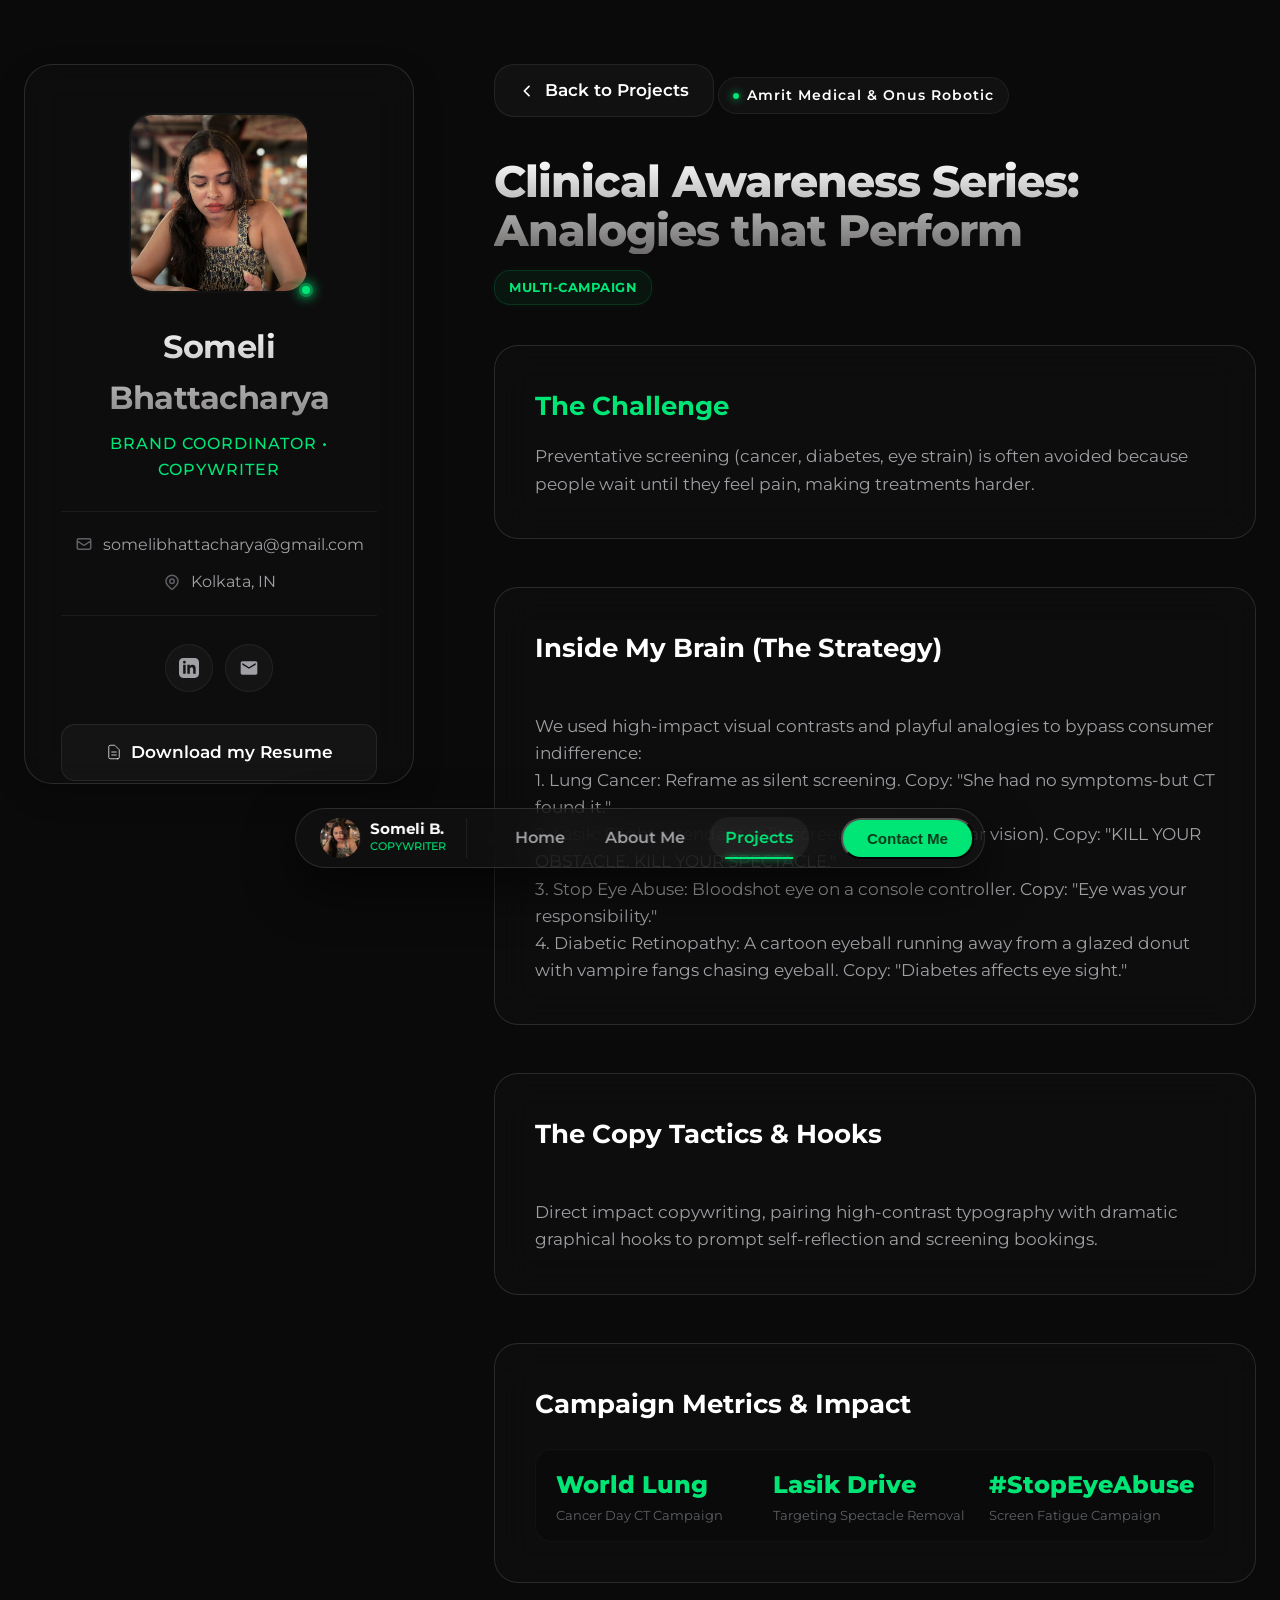
<file: projects/clinical-awareness.html>
<!DOCTYPE html>
<html lang="en">
<head>
    <meta charset="UTF-8">
    <meta name="viewport" content="width=device-width, initial-scale=1.0">
    <title>Clinical Awareness Series: Analogies that Perform | Someli Bhattacharya</title>
    <meta name="description" content="Detailed copywriting case study for Amrit Medical & Onus Robotic by Someli Bhattacharya.">
    <!-- Google Fonts -->
    <link rel="preconnect" href="https://fonts.googleapis.com">
    <link rel="preconnect" href="https://fonts.gstatic.com" crossorigin>
    <link href="https://fonts.googleapis.com/css2?family=Montserrat:wght@300;400;500;600;700;800;900&family=Outfit:wght@300;400;500;600;700;800&family=Plus+Jakarta+Sans:wght@300;400;500;600;700;800&display=swap" rel="stylesheet">
    <link rel="stylesheet" href="../style.css">
</head>
<body>

    <!-- Scroll Progress Indicator -->
    <div class="scroll-progress-container">
        <div class="scroll-progress-bar" id="scroll-bar"></div>
    </div>

    <!-- Main Container -->
    <div class="app-container">

        <!-- Left Column: Profile Card (Sticky on Desktop) -->
        <aside class="profile-sidebar">
            <div class="profile-card">
                <div class="avatar-container">
                    <img src="../someli_profile_headshot.jpeg" alt="Someli Bhattacharya" class="profile-avatar">
                    <div class="status-indicator"></div>
                </div>
                
                <h1 class="profile-name">Someli Bhattacharya</h1>
                <p class="profile-title">Brand Coordinator • Copywriter</p>
                
                <div class="profile-info">
                    <div class="info-item">
                        <svg class="info-icon" fill="none" stroke="currentColor" viewBox="0 0 24 24"><path stroke-linecap="round" stroke-linejoin="round" stroke-width="2" d="M3 8l7.89 5.26a2 2 0 002.22 0L21 8M5 19h14a2 2 0 002-2V7a2 2 0 00-2-2H5a2 2 0 00-2 2v10a2 2 0 002 2z"></path></svg>
                        <a href="mailto:somelibhattacharya@gmail.com" class="info-text">somelibhattacharya@gmail.com</a>
                    </div>
                    <div class="info-item">
                        <svg class="info-icon" fill="none" stroke="currentColor" viewBox="0 0 24 24"><path stroke-linecap="round" stroke-linejoin="round" stroke-width="2" d="M17.657 16.657L13.414 20.9a1.998 1.998 0 01-2.827 0l-4.244-4.243a8 8 0 1111.314 0z"></path><path stroke-linecap="round" stroke-linejoin="round" stroke-width="2" d="M15 11a3 3 0 11-6 0 3 3 0 016 0z"></path></svg>
                        <span class="info-text">Kolkata, IN</span>
                    </div>
                </div>

                <div class="social-links">
                    <a href="https://linkedin.com" target="_blank" aria-label="LinkedIn" class="social-icon">
                        <svg fill="currentColor" viewBox="0 0 24 24" width="20" height="20"><path d="M19 0h-14c-2.761 0-5 2.239-5 5v14c0 2.761 2.239 5 5 5h14c2.762 0 5-2.239 5-5v-14c0-2.761-2.238-5-5-5zm-11 19h-3v-11h3v11zm-1.5-12.268c-.966 0-1.75-.779-1.75-1.75s.784-1.75 1.75-1.75 1.75.779 1.75 1.75-.784 1.75-1.75 1.75zm13.5 12.268h-3v-5.604c0-3.368-4-3.113-4 0v5.604h-3v-11h3v1.765c1.396-2.586 7-2.777 7 2.476v6.759z"/></svg>
                    </a>
                    <a href="mailto:somelibhattacharya@gmail.com" aria-label="Email" class="social-icon">
                        <svg fill="currentColor" viewBox="0 0 24 24" width="20" height="20"><path d="M20 4H4c-1.1 0-1.99.9-1.99 2L2 18c0 1.1.9 2 2 2h16c1.1 0 2-.9 2-2V6c0-1.1-.9-2-2-2zm0 4l-8 5-8-5V6l8 5 8-5v2z"/></svg>
                    </a>
                </div>

                <div class="action-buttons">
                    <a href="../Resume_Someli_Bhattacharya_2026.pdf" download="Resume_Someli_Bhattacharya_2026.pdf" class="btn btn-secondary w-full" id="btn-view-cv">
                        <svg class="btn-icon" fill="none" stroke="currentColor" viewBox="0 0 24 24"><path stroke-linecap="round" stroke-linejoin="round" d="M9 12h6m-6 4h6m2 5H7a2 2 0 01-2-2V5a2 2 0 012-2h5.586a1 1 0 01.707.293l5.414 5.414a1 1 0 01.293.707V19a2 2 0 01-2 2z"></path></svg>
                        Download my Resume
                    </a>
                    <a href="#contact" class="btn btn-primary w-full" id="btn-contact-me">
                        <svg class="btn-icon" fill="none" stroke="currentColor" viewBox="0 0 24 24"><path stroke-linecap="round" stroke-linejoin="round" d="M8 12h.01M12 12h.01M16 12h.01M21 12c0 4.418-4.03 8-9 8a9.863 9.863 0 01-4.255-.949L3 20l1.395-3.72C3.512 15.042 3 13.574 3 12c0-4.418 4.03-8 9-8s9 3.582 9 8z"></path></svg>
                        Contact Me
                    </a>
                </div>
            </div>
        </aside>

        <!-- Right Column: Content Area -->
        <main class="content-area">
            <section class="content-section active" style="padding-top: 0;">
                
                <!-- Back to Projects Button -->
                <a href="../index.html#projects" class="btn btn-secondary" style="margin-bottom: 40px; display: inline-flex; align-items: center; gap: 10px; padding: 12px 24px; border-radius: 20px;">
                    <svg fill="none" stroke="currentColor" stroke-width="2.5" viewBox="0 0 24 24" width="16" height="16" style="transform: rotate(180deg);"><path stroke-linecap="round" stroke-linejoin="round" d="M9 5l7 7-7 7"></path></svg>
                    Back to Projects
                </a>

                <div class="section-badge">
                    <span class="badge-dot"></span> Amrit Medical & Onus Robotic
                </div>

                <h1 class="section-title" style="font-size: 44px; margin-bottom: 16px;">
                    Clinical Awareness Series: Analogies that Perform
                </h1>
                
                <span class="project-badge green-glowing" style="display: inline-block; margin-bottom: 40px;">
                    Multi-Campaign
                </span>

                <!-- 1. The Challenge -->
                <div class="feature-card" style="margin-top: 0; margin-bottom: 32px;">
                    <h4 class="feature-title" style="color: var(--color-primary);">The Challenge</h4>
                    <p class="feature-desc" style="margin-bottom: 0;">
                        Preventative screening (cancer, diabetes, eye strain) is often avoided because people wait until they feel pain, making treatments harder.
                    </p>
                </div>

                <!-- 2. Inside My Brain (The Strategy) -->
                <div class="feature-card" style="margin-bottom: 32px;">
                    <h4 class="feature-title">Inside My Brain (The Strategy)</h4>
                    <p class="feature-desc" style="margin-bottom: 0; white-space: pre-line;">
                        We used high-impact visual contrasts and playful analogies to bypass consumer indifference: 
1. Lung Cancer: Reframe as silent screening. Copy: "She had no symptoms-but CT found it."
2. Lasik: Flight attendant split-screen (glasses vs clear vision). Copy: "KILL YOUR OBSTACLE. KILL YOUR SPECTACLE."
3. Stop Eye Abuse: Bloodshot eye on a console controller. Copy: "Eye was your responsibility."
4. Diabetic Retinopathy: A cartoon eyeball running away from a glazed donut with vampire fangs chasing eyeball. Copy: "Diabetes affects eye sight."
                    </p>
                </div>

                <!-- 3. The Copy Tactics & Hooks -->
                <div class="feature-card" style="margin-bottom: 32px;">
                    <h4 class="feature-title">The Copy Tactics & Hooks</h4>
                    <p class="feature-desc" style="margin-bottom: 0; white-space: pre-line;">
                        Direct impact copywriting, pairing high-contrast typography with dramatic graphical hooks to prompt self-reflection and screening bookings.
                    </p>
                </div>

                <!-- 4. Campaign Metrics -->
                <div class="feature-card" style="margin-bottom: 48px;">
                    <h4 class="feature-title">Campaign Metrics & Impact</h4>
                    <div class="brain-metrics" style="margin-top: 24px;">
                        <div class="metric-mini"><strong>World Lung</strong> <span>Cancer Day CT Campaign</span></div>
                        <div class="metric-mini"><strong>Lasik Drive</strong> <span>Targeting Spectacle Removal</span></div>
                        <div class="metric-mini"><strong>#StopEyeAbuse</strong> <span>Screen Fatigue Campaign</span></div>

                    </div>
                </div>

            </section>
        </main>

        <!-- Floating Bottom Navbar (Desktop + Mobile) -->
        <nav class="floating-navbar">
            <div class="navbar-profile">
                <img src="../someli_profile_headshot.jpeg" alt="Someli" class="nav-thumb">
                <div class="nav-profile-text">
                    <span class="nav-name">Someli B.</span>
                    <span class="nav-role">Copywriter</span>
                </div>
            </div>

            <ul class="nav-menu">
                <li class="nav-item" data-section="home">
                    <a href="../index.html#home" class="nav-link">Home</a>
                </li>
                <li class="nav-item" data-section="about">
                    <a href="../index.html#about" class="nav-link">About Me</a>
                </li>
                <li class="nav-item active" data-section="projects">
                    <a href="../index.html#projects" class="nav-link">Projects</a>
                </li>
            </ul>

            <div class="navbar-actions">
                <button class="btn btn-nav-cta" id="btn-hire-me">Contact Me</button>
            </div>
        </nav>

    </div>

    <!-- Contact Modal (Global Overlay) -->
    <div id="contact-modal" class="modal-overlay">
        <div class="modal-card">
            <button id="btn-close-modal" class="btn-close-modal" aria-label="Close Contact Form">
                <svg fill="none" stroke="currentColor" stroke-width="2" viewBox="0 0 24 24" width="20" height="20"><path stroke-linecap="round" stroke-linejoin="round" d="M6 18L18 6M6 6l12 12"></path></svg>
            </button>
            
            <div class="modal-header">
                <div class="section-badge">
                    <span class="badge-dot"></span> CONTACT
                </div>
                <h2 class="modal-title">Let's Write the Next Chapter Together</h2>
                <p class="modal-desc">
                    Looking for a brand coordinator who can write, lead campaigns, and ensure on-time execution? Drop me a message!
                </p>
            </div>

            <div class="contact-box">
                <div class="contact-details-grid">
                    <div class="contact-detail-card">
                        <span class="detail-icon-wrapper">
                            <svg fill="none" stroke="currentColor" stroke-width="2" viewBox="0 0 24 24" width="18" height="18"><path stroke-linecap="round" stroke-linejoin="round" d="M3 8l7.89 5.26a2 2 0 002.22 0L21 8M5 19h14a2 2 0 002-2V7a2 2 0 00-2-2H5a2 2 0 00-2 2v10a2 2 0 002 2z"></path></svg>
                        </span>
                        <h4>Email Me</h4>
                        <a href="mailto:somelibhattacharya@gmail.com">somelibhattacharya@gmail.com</a>
                    </div>
                    <div class="contact-detail-card">
                        <span class="detail-icon-wrapper">
                            <svg fill="none" stroke="currentColor" stroke-width="2" viewBox="0 0 24 24" width="18" height="18"><path stroke-linecap="round" stroke-linejoin="round" d="M13.828 10.172a4 4 0 00-5.656 0l-4 4a4 4 0 105.656 5.656l1.102-1.101m-.758-4.899a4 4 0 005.656 0l4-4a4 4 0 00-5.656-5.656l-1.1 1.1"></path></svg>
                        </span>
                        <h4>LinkedIn</h4>
                        <a href="https://linkedin.com" target="_blank">linkedin.com/in/someli-bhattacharya</a>
                    </div>
                </div>

                <!-- Contact Form -->
                <form id="portfolio-contact-form" class="contact-form">
                    <div class="form-row-2">
                        <div class="form-group">
                            <label for="name">Your Name</label>
                            <input type="text" id="name" required placeholder="John Doe">
                        </div>
                        <div class="form-group">
                            <label for="email">Your Email</label>
                            <input type="email" id="email" required placeholder="john@example.com">
                        </div>
                    </div>
                    
                    <div class="form-group">
                        <label for="subject">Subject</label>
                        <input type="text" id="subject" required placeholder="Project Inquiry / Hiring Details">
                    </div>

                    <div class="form-group">
                        <label for="message">Message</label>
                        <textarea id="message" rows="4" required placeholder="Hi Someli, I would love to collaborate on..."></textarea>
                    </div>

                    <button type="submit" class="btn btn-primary btn-submit">
                        <span>Send Message</span>
                        <svg class="send-icon" fill="none" stroke="currentColor" stroke-width="2" viewBox="0 0 24 24" width="16" height="16"><path stroke-linecap="round" stroke-linejoin="round" d="M12 19l9 2-9-18-9 18 9-2zm0 0v-8"></path></svg>
                    </button>
                </form>

                <!-- Success Message -->
                <div id="form-success-overlay" class="success-overlay">
                    <div class="success-content">
                        <div class="success-icon-wrapper">
                            <svg fill="none" stroke="currentColor" stroke-width="3" viewBox="0 0 24 24" width="24" height="24"><path stroke-linecap="round" stroke-linejoin="round" d="M5 13l4 4L19 7"></path></svg>
                        </div>
                        <h3>Message Sent Successfully!</h3>
                        <p>Thank you for reaching out, Someli will get back to you shortly.</p>
                        <button class="btn btn-primary" id="btn-close-success">Close</button>
                    </div>
                </div>
            </div>
        </div>
    </div>

    <!-- Script File -->
    <script src="../script.js"></script>
</body>
</html>
</file>
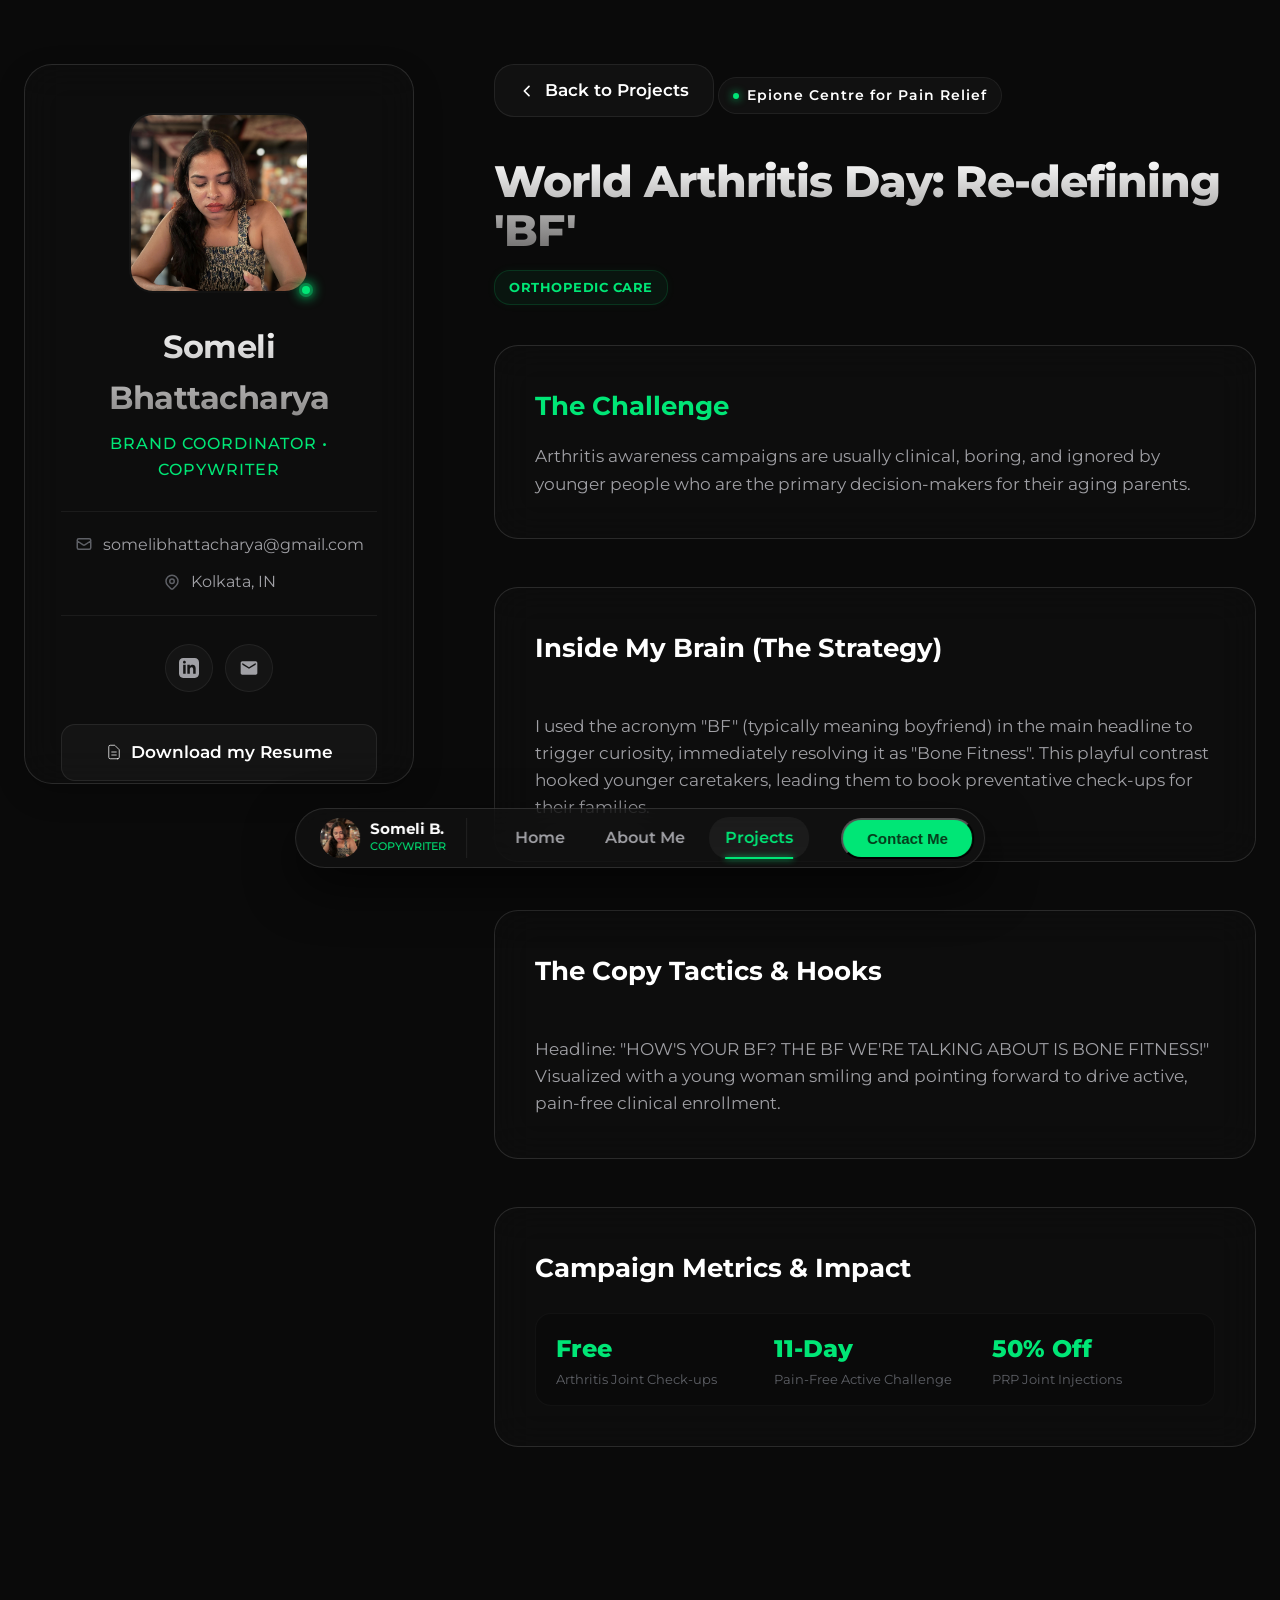
<file: projects/epione-arthritis.html>
<!DOCTYPE html>
<html lang="en">
<head>
    <meta charset="UTF-8">
    <meta name="viewport" content="width=device-width, initial-scale=1.0">
    <title>World Arthritis Day: Re-defining 'BF' | Someli Bhattacharya</title>
    <meta name="description" content="Detailed copywriting case study for Epione Centre for Pain Relief by Someli Bhattacharya.">
    <!-- Google Fonts -->
    <link rel="preconnect" href="https://fonts.googleapis.com">
    <link rel="preconnect" href="https://fonts.gstatic.com" crossorigin>
    <link href="https://fonts.googleapis.com/css2?family=Montserrat:wght@300;400;500;600;700;800;900&family=Outfit:wght@300;400;500;600;700;800&family=Plus+Jakarta+Sans:wght@300;400;500;600;700;800&display=swap" rel="stylesheet">
    <link rel="stylesheet" href="../style.css">
</head>
<body>

    <!-- Scroll Progress Indicator -->
    <div class="scroll-progress-container">
        <div class="scroll-progress-bar" id="scroll-bar"></div>
    </div>

    <!-- Main Container -->
    <div class="app-container">

        <!-- Left Column: Profile Card (Sticky on Desktop) -->
        <aside class="profile-sidebar">
            <div class="profile-card">
                <div class="avatar-container">
                    <img src="../someli_profile_headshot.jpeg" alt="Someli Bhattacharya" class="profile-avatar">
                    <div class="status-indicator"></div>
                </div>
                
                <h1 class="profile-name">Someli Bhattacharya</h1>
                <p class="profile-title">Brand Coordinator • Copywriter</p>
                
                <div class="profile-info">
                    <div class="info-item">
                        <svg class="info-icon" fill="none" stroke="currentColor" viewBox="0 0 24 24"><path stroke-linecap="round" stroke-linejoin="round" stroke-width="2" d="M3 8l7.89 5.26a2 2 0 002.22 0L21 8M5 19h14a2 2 0 002-2V7a2 2 0 00-2-2H5a2 2 0 00-2 2v10a2 2 0 002 2z"></path></svg>
                        <a href="mailto:somelibhattacharya@gmail.com" class="info-text">somelibhattacharya@gmail.com</a>
                    </div>
                    <div class="info-item">
                        <svg class="info-icon" fill="none" stroke="currentColor" viewBox="0 0 24 24"><path stroke-linecap="round" stroke-linejoin="round" stroke-width="2" d="M17.657 16.657L13.414 20.9a1.998 1.998 0 01-2.827 0l-4.244-4.243a8 8 0 1111.314 0z"></path><path stroke-linecap="round" stroke-linejoin="round" stroke-width="2" d="M15 11a3 3 0 11-6 0 3 3 0 016 0z"></path></svg>
                        <span class="info-text">Kolkata, IN</span>
                    </div>
                </div>

                <div class="social-links">
                    <a href="https://linkedin.com" target="_blank" aria-label="LinkedIn" class="social-icon">
                        <svg fill="currentColor" viewBox="0 0 24 24" width="20" height="20"><path d="M19 0h-14c-2.761 0-5 2.239-5 5v14c0 2.761 2.239 5 5 5h14c2.762 0 5-2.239 5-5v-14c0-2.761-2.238-5-5-5zm-11 19h-3v-11h3v11zm-1.5-12.268c-.966 0-1.75-.779-1.75-1.75s.784-1.75 1.75-1.75 1.75.779 1.75 1.75-.784 1.75-1.75 1.75zm13.5 12.268h-3v-5.604c0-3.368-4-3.113-4 0v5.604h-3v-11h3v1.765c1.396-2.586 7-2.777 7 2.476v6.759z"/></svg>
                    </a>
                    <a href="mailto:somelibhattacharya@gmail.com" aria-label="Email" class="social-icon">
                        <svg fill="currentColor" viewBox="0 0 24 24" width="20" height="20"><path d="M20 4H4c-1.1 0-1.99.9-1.99 2L2 18c0 1.1.9 2 2 2h16c1.1 0 2-.9 2-2V6c0-1.1-.9-2-2-2zm0 4l-8 5-8-5V6l8 5 8-5v2z"/></svg>
                    </a>
                </div>

                <div class="action-buttons">
                    <a href="../Resume_Someli_Bhattacharya_2026.pdf" download="Resume_Someli_Bhattacharya_2026.pdf" class="btn btn-secondary w-full" id="btn-view-cv">
                        <svg class="btn-icon" fill="none" stroke="currentColor" viewBox="0 0 24 24"><path stroke-linecap="round" stroke-linejoin="round" d="M9 12h6m-6 4h6m2 5H7a2 2 0 01-2-2V5a2 2 0 012-2h5.586a1 1 0 01.707.293l5.414 5.414a1 1 0 01.293.707V19a2 2 0 01-2 2z"></path></svg>
                        Download my Resume
                    </a>
                    <a href="#contact" class="btn btn-primary w-full" id="btn-contact-me">
                        <svg class="btn-icon" fill="none" stroke="currentColor" viewBox="0 0 24 24"><path stroke-linecap="round" stroke-linejoin="round" d="M8 12h.01M12 12h.01M16 12h.01M21 12c0 4.418-4.03 8-9 8a9.863 9.863 0 01-4.255-.949L3 20l1.395-3.72C3.512 15.042 3 13.574 3 12c0-4.418 4.03-8 9-8s9 3.582 9 8z"></path></svg>
                        Contact Me
                    </a>
                </div>
            </div>
        </aside>

        <!-- Right Column: Content Area -->
        <main class="content-area">
            <section class="content-section active" style="padding-top: 0;">
                
                <!-- Back to Projects Button -->
                <a href="../index.html#projects" class="btn btn-secondary" style="margin-bottom: 40px; display: inline-flex; align-items: center; gap: 10px; padding: 12px 24px; border-radius: 20px;">
                    <svg fill="none" stroke="currentColor" stroke-width="2.5" viewBox="0 0 24 24" width="16" height="16" style="transform: rotate(180deg);"><path stroke-linecap="round" stroke-linejoin="round" d="M9 5l7 7-7 7"></path></svg>
                    Back to Projects
                </a>

                <div class="section-badge">
                    <span class="badge-dot"></span> Epione Centre for Pain Relief
                </div>

                <h1 class="section-title" style="font-size: 44px; margin-bottom: 16px;">
                    World Arthritis Day: Re-defining 'BF'
                </h1>
                
                <span class="project-badge green-glowing" style="display: inline-block; margin-bottom: 40px;">
                    Orthopedic Care
                </span>

                <!-- 1. The Challenge -->
                <div class="feature-card" style="margin-top: 0; margin-bottom: 32px;">
                    <h4 class="feature-title" style="color: var(--color-primary);">The Challenge</h4>
                    <p class="feature-desc" style="margin-bottom: 0;">
                        Arthritis awareness campaigns are usually clinical, boring, and ignored by younger people who are the primary decision-makers for their aging parents.
                    </p>
                </div>

                <!-- 2. Inside My Brain (The Strategy) -->
                <div class="feature-card" style="margin-bottom: 32px;">
                    <h4 class="feature-title">Inside My Brain (The Strategy)</h4>
                    <p class="feature-desc" style="margin-bottom: 0; white-space: pre-line;">
                        I used the acronym "BF" (typically meaning boyfriend) in the main headline to trigger curiosity, immediately resolving it as "Bone Fitness". This playful contrast hooked younger caretakers, leading them to book preventative check-ups for their families.
                    </p>
                </div>

                <!-- 3. The Copy Tactics & Hooks -->
                <div class="feature-card" style="margin-bottom: 32px;">
                    <h4 class="feature-title">The Copy Tactics & Hooks</h4>
                    <p class="feature-desc" style="margin-bottom: 0; white-space: pre-line;">
                        Headline: "HOW'S YOUR BF? THE BF WE'RE TALKING ABOUT IS BONE FITNESS!" Visualized with a young woman smiling and pointing forward to drive active, pain-free clinical enrollment.
                    </p>
                </div>

                <!-- 4. Campaign Metrics -->
                <div class="feature-card" style="margin-bottom: 48px;">
                    <h4 class="feature-title">Campaign Metrics & Impact</h4>
                    <div class="brain-metrics" style="margin-top: 24px;">
                        <div class="metric-mini"><strong>Free</strong> <span>Arthritis Joint Check-ups</span></div>
                        <div class="metric-mini"><strong>11-Day</strong> <span>Pain-Free Active Challenge</span></div>
                        <div class="metric-mini"><strong>50% Off</strong> <span>PRP Joint Injections</span></div>

                    </div>
                </div>

            </section>
        </main>

        <!-- Floating Bottom Navbar (Desktop + Mobile) -->
        <nav class="floating-navbar">
            <div class="navbar-profile">
                <img src="../someli_profile_headshot.jpeg" alt="Someli" class="nav-thumb">
                <div class="nav-profile-text">
                    <span class="nav-name">Someli B.</span>
                    <span class="nav-role">Copywriter</span>
                </div>
            </div>

            <ul class="nav-menu">
                <li class="nav-item" data-section="home">
                    <a href="../index.html#home" class="nav-link">Home</a>
                </li>
                <li class="nav-item" data-section="about">
                    <a href="../index.html#about" class="nav-link">About Me</a>
                </li>
                <li class="nav-item active" data-section="projects">
                    <a href="../index.html#projects" class="nav-link">Projects</a>
                </li>
            </ul>

            <div class="navbar-actions">
                <button class="btn btn-nav-cta" id="btn-hire-me">Contact Me</button>
            </div>
        </nav>

    </div>

    <!-- Contact Modal (Global Overlay) -->
    <div id="contact-modal" class="modal-overlay">
        <div class="modal-card">
            <button id="btn-close-modal" class="btn-close-modal" aria-label="Close Contact Form">
                <svg fill="none" stroke="currentColor" stroke-width="2" viewBox="0 0 24 24" width="20" height="20"><path stroke-linecap="round" stroke-linejoin="round" d="M6 18L18 6M6 6l12 12"></path></svg>
            </button>
            
            <div class="modal-header">
                <div class="section-badge">
                    <span class="badge-dot"></span> CONTACT
                </div>
                <h2 class="modal-title">Let's Write the Next Chapter Together</h2>
                <p class="modal-desc">
                    Looking for a brand coordinator who can write, lead campaigns, and ensure on-time execution? Drop me a message!
                </p>
            </div>

            <div class="contact-box">
                <div class="contact-details-grid">
                    <div class="contact-detail-card">
                        <span class="detail-icon-wrapper">
                            <svg fill="none" stroke="currentColor" stroke-width="2" viewBox="0 0 24 24" width="18" height="18"><path stroke-linecap="round" stroke-linejoin="round" d="M3 8l7.89 5.26a2 2 0 002.22 0L21 8M5 19h14a2 2 0 002-2V7a2 2 0 00-2-2H5a2 2 0 00-2 2v10a2 2 0 002 2z"></path></svg>
                        </span>
                        <h4>Email Me</h4>
                        <a href="mailto:somelibhattacharya@gmail.com">somelibhattacharya@gmail.com</a>
                    </div>
                    <div class="contact-detail-card">
                        <span class="detail-icon-wrapper">
                            <svg fill="none" stroke="currentColor" stroke-width="2" viewBox="0 0 24 24" width="18" height="18"><path stroke-linecap="round" stroke-linejoin="round" d="M13.828 10.172a4 4 0 00-5.656 0l-4 4a4 4 0 105.656 5.656l1.102-1.101m-.758-4.899a4 4 0 005.656 0l4-4a4 4 0 00-5.656-5.656l-1.1 1.1"></path></svg>
                        </span>
                        <h4>LinkedIn</h4>
                        <a href="https://linkedin.com" target="_blank">linkedin.com/in/someli-bhattacharya</a>
                    </div>
                </div>

                <!-- Contact Form -->
                <form id="portfolio-contact-form" class="contact-form">
                    <div class="form-row-2">
                        <div class="form-group">
                            <label for="name">Your Name</label>
                            <input type="text" id="name" required placeholder="John Doe">
                        </div>
                        <div class="form-group">
                            <label for="email">Your Email</label>
                            <input type="email" id="email" required placeholder="john@example.com">
                        </div>
                    </div>
                    
                    <div class="form-group">
                        <label for="subject">Subject</label>
                        <input type="text" id="subject" required placeholder="Project Inquiry / Hiring Details">
                    </div>

                    <div class="form-group">
                        <label for="message">Message</label>
                        <textarea id="message" rows="4" required placeholder="Hi Someli, I would love to collaborate on..."></textarea>
                    </div>

                    <button type="submit" class="btn btn-primary btn-submit">
                        <span>Send Message</span>
                        <svg class="send-icon" fill="none" stroke="currentColor" stroke-width="2" viewBox="0 0 24 24" width="16" height="16"><path stroke-linecap="round" stroke-linejoin="round" d="M12 19l9 2-9-18-9 18 9-2zm0 0v-8"></path></svg>
                    </button>
                </form>

                <!-- Success Message -->
                <div id="form-success-overlay" class="success-overlay">
                    <div class="success-content">
                        <div class="success-icon-wrapper">
                            <svg fill="none" stroke="currentColor" stroke-width="3" viewBox="0 0 24 24" width="24" height="24"><path stroke-linecap="round" stroke-linejoin="round" d="M5 13l4 4L19 7"></path></svg>
                        </div>
                        <h3>Message Sent Successfully!</h3>
                        <p>Thank you for reaching out, Someli will get back to you shortly.</p>
                        <button class="btn btn-primary" id="btn-close-success">Close</button>
                    </div>
                </div>
            </div>
        </div>
    </div>

    <!-- Script File -->
    <script src="../script.js"></script>
</body>
</html>
</file>
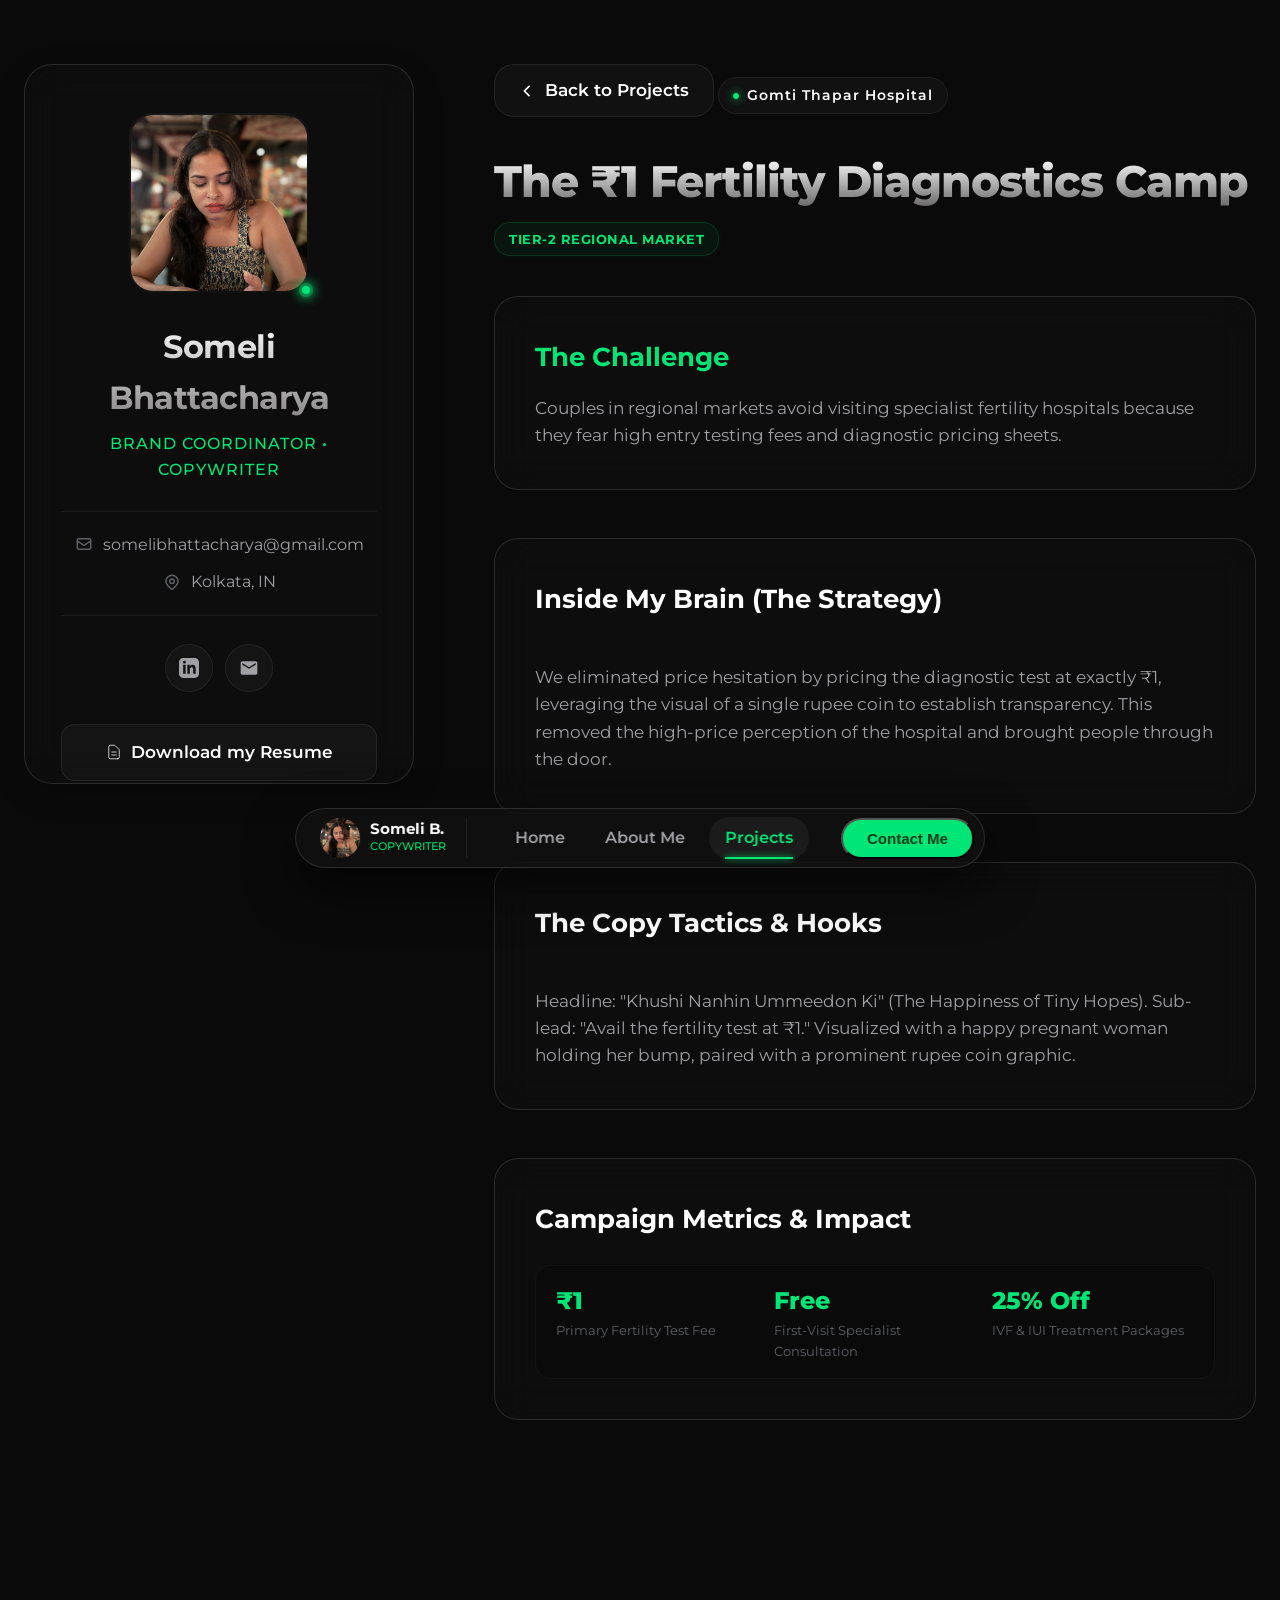
<file: projects/gomti-fertility.html>
<!DOCTYPE html>
<html lang="en">
<head>
    <meta charset="UTF-8">
    <meta name="viewport" content="width=device-width, initial-scale=1.0">
    <title>The ₹1 Fertility Diagnostics Camp | Someli Bhattacharya</title>
    <meta name="description" content="Detailed copywriting case study for Gomti Thapar Hospital by Someli Bhattacharya.">
    <!-- Google Fonts -->
    <link rel="preconnect" href="https://fonts.googleapis.com">
    <link rel="preconnect" href="https://fonts.gstatic.com" crossorigin>
    <link href="https://fonts.googleapis.com/css2?family=Montserrat:wght@300;400;500;600;700;800;900&family=Outfit:wght@300;400;500;600;700;800&family=Plus+Jakarta+Sans:wght@300;400;500;600;700;800&display=swap" rel="stylesheet">
    <link rel="stylesheet" href="../style.css">
</head>
<body>

    <!-- Scroll Progress Indicator -->
    <div class="scroll-progress-container">
        <div class="scroll-progress-bar" id="scroll-bar"></div>
    </div>

    <!-- Main Container -->
    <div class="app-container">

        <!-- Left Column: Profile Card (Sticky on Desktop) -->
        <aside class="profile-sidebar">
            <div class="profile-card">
                <div class="avatar-container">
                    <img src="../someli_profile_headshot.jpeg" alt="Someli Bhattacharya" class="profile-avatar">
                    <div class="status-indicator"></div>
                </div>
                
                <h1 class="profile-name">Someli Bhattacharya</h1>
                <p class="profile-title">Brand Coordinator • Copywriter</p>
                
                <div class="profile-info">
                    <div class="info-item">
                        <svg class="info-icon" fill="none" stroke="currentColor" viewBox="0 0 24 24"><path stroke-linecap="round" stroke-linejoin="round" stroke-width="2" d="M3 8l7.89 5.26a2 2 0 002.22 0L21 8M5 19h14a2 2 0 002-2V7a2 2 0 00-2-2H5a2 2 0 00-2 2v10a2 2 0 002 2z"></path></svg>
                        <a href="mailto:somelibhattacharya@gmail.com" class="info-text">somelibhattacharya@gmail.com</a>
                    </div>
                    <div class="info-item">
                        <svg class="info-icon" fill="none" stroke="currentColor" viewBox="0 0 24 24"><path stroke-linecap="round" stroke-linejoin="round" stroke-width="2" d="M17.657 16.657L13.414 20.9a1.998 1.998 0 01-2.827 0l-4.244-4.243a8 8 0 1111.314 0z"></path><path stroke-linecap="round" stroke-linejoin="round" stroke-width="2" d="M15 11a3 3 0 11-6 0 3 3 0 016 0z"></path></svg>
                        <span class="info-text">Kolkata, IN</span>
                    </div>
                </div>

                <div class="social-links">
                    <a href="https://linkedin.com" target="_blank" aria-label="LinkedIn" class="social-icon">
                        <svg fill="currentColor" viewBox="0 0 24 24" width="20" height="20"><path d="M19 0h-14c-2.761 0-5 2.239-5 5v14c0 2.761 2.239 5 5 5h14c2.762 0 5-2.239 5-5v-14c0-2.761-2.238-5-5-5zm-11 19h-3v-11h3v11zm-1.5-12.268c-.966 0-1.75-.779-1.75-1.75s.784-1.75 1.75-1.75 1.75.779 1.75 1.75-.784 1.75-1.75 1.75zm13.5 12.268h-3v-5.604c0-3.368-4-3.113-4 0v5.604h-3v-11h3v1.765c1.396-2.586 7-2.777 7 2.476v6.759z"/></svg>
                    </a>
                    <a href="mailto:somelibhattacharya@gmail.com" aria-label="Email" class="social-icon">
                        <svg fill="currentColor" viewBox="0 0 24 24" width="20" height="20"><path d="M20 4H4c-1.1 0-1.99.9-1.99 2L2 18c0 1.1.9 2 2 2h16c1.1 0 2-.9 2-2V6c0-1.1-.9-2-2-2zm0 4l-8 5-8-5V6l8 5 8-5v2z"/></svg>
                    </a>
                </div>

                <div class="action-buttons">
                    <a href="../Resume_Someli_Bhattacharya_2026.pdf" download="Resume_Someli_Bhattacharya_2026.pdf" class="btn btn-secondary w-full" id="btn-view-cv">
                        <svg class="btn-icon" fill="none" stroke="currentColor" viewBox="0 0 24 24"><path stroke-linecap="round" stroke-linejoin="round" d="M9 12h6m-6 4h6m2 5H7a2 2 0 01-2-2V5a2 2 0 012-2h5.586a1 1 0 01.707.293l5.414 5.414a1 1 0 01.293.707V19a2 2 0 01-2 2z"></path></svg>
                        Download my Resume
                    </a>
                    <a href="#contact" class="btn btn-primary w-full" id="btn-contact-me">
                        <svg class="btn-icon" fill="none" stroke="currentColor" viewBox="0 0 24 24"><path stroke-linecap="round" stroke-linejoin="round" d="M8 12h.01M12 12h.01M16 12h.01M21 12c0 4.418-4.03 8-9 8a9.863 9.863 0 01-4.255-.949L3 20l1.395-3.72C3.512 15.042 3 13.574 3 12c0-4.418 4.03-8 9-8s9 3.582 9 8z"></path></svg>
                        Contact Me
                    </a>
                </div>
            </div>
        </aside>

        <!-- Right Column: Content Area -->
        <main class="content-area">
            <section class="content-section active" style="padding-top: 0;">
                
                <!-- Back to Projects Button -->
                <a href="../index.html#projects" class="btn btn-secondary" style="margin-bottom: 40px; display: inline-flex; align-items: center; gap: 10px; padding: 12px 24px; border-radius: 20px;">
                    <svg fill="none" stroke="currentColor" stroke-width="2.5" viewBox="0 0 24 24" width="16" height="16" style="transform: rotate(180deg);"><path stroke-linecap="round" stroke-linejoin="round" d="M9 5l7 7-7 7"></path></svg>
                    Back to Projects
                </a>

                <div class="section-badge">
                    <span class="badge-dot"></span> Gomti Thapar Hospital
                </div>

                <h1 class="section-title" style="font-size: 44px; margin-bottom: 16px;">
                    The ₹1 Fertility Diagnostics Camp
                </h1>
                
                <span class="project-badge green-glowing" style="display: inline-block; margin-bottom: 40px;">
                    Tier-2 Regional Market
                </span>

                <!-- 1. The Challenge -->
                <div class="feature-card" style="margin-top: 0; margin-bottom: 32px;">
                    <h4 class="feature-title" style="color: var(--color-primary);">The Challenge</h4>
                    <p class="feature-desc" style="margin-bottom: 0;">
                        Couples in regional markets avoid visiting specialist fertility hospitals because they fear high entry testing fees and diagnostic pricing sheets.
                    </p>
                </div>

                <!-- 2. Inside My Brain (The Strategy) -->
                <div class="feature-card" style="margin-bottom: 32px;">
                    <h4 class="feature-title">Inside My Brain (The Strategy)</h4>
                    <p class="feature-desc" style="margin-bottom: 0; white-space: pre-line;">
                        We eliminated price hesitation by pricing the diagnostic test at exactly ₹1, leveraging the visual of a single rupee coin to establish transparency. This removed the high-price perception of the hospital and brought people through the door.
                    </p>
                </div>

                <!-- 3. The Copy Tactics & Hooks -->
                <div class="feature-card" style="margin-bottom: 32px;">
                    <h4 class="feature-title">The Copy Tactics & Hooks</h4>
                    <p class="feature-desc" style="margin-bottom: 0; white-space: pre-line;">
                        Headline: "Khushi Nanhin Ummeedon Ki" (The Happiness of Tiny Hopes). Sub-lead: "Avail the fertility test at ₹1." Visualized with a happy pregnant woman holding her bump, paired with a prominent rupee coin graphic.
                    </p>
                </div>

                <!-- 4. Campaign Metrics -->
                <div class="feature-card" style="margin-bottom: 48px;">
                    <h4 class="feature-title">Campaign Metrics & Impact</h4>
                    <div class="brain-metrics" style="margin-top: 24px;">
                        <div class="metric-mini"><strong>₹1</strong> <span>Primary Fertility Test Fee</span></div>
                        <div class="metric-mini"><strong>Free</strong> <span>First-Visit Specialist Consultation</span></div>
                        <div class="metric-mini"><strong>25% Off</strong> <span>IVF & IUI Treatment Packages</span></div>

                    </div>
                </div>

            </section>
        </main>

        <!-- Floating Bottom Navbar (Desktop + Mobile) -->
        <nav class="floating-navbar">
            <div class="navbar-profile">
                <img src="../someli_profile_headshot.jpeg" alt="Someli" class="nav-thumb">
                <div class="nav-profile-text">
                    <span class="nav-name">Someli B.</span>
                    <span class="nav-role">Copywriter</span>
                </div>
            </div>

            <ul class="nav-menu">
                <li class="nav-item" data-section="home">
                    <a href="../index.html#home" class="nav-link">Home</a>
                </li>
                <li class="nav-item" data-section="about">
                    <a href="../index.html#about" class="nav-link">About Me</a>
                </li>
                <li class="nav-item active" data-section="projects">
                    <a href="../index.html#projects" class="nav-link">Projects</a>
                </li>
            </ul>

            <div class="navbar-actions">
                <button class="btn btn-nav-cta" id="btn-hire-me">Contact Me</button>
            </div>
        </nav>

    </div>

    <!-- Contact Modal (Global Overlay) -->
    <div id="contact-modal" class="modal-overlay">
        <div class="modal-card">
            <button id="btn-close-modal" class="btn-close-modal" aria-label="Close Contact Form">
                <svg fill="none" stroke="currentColor" stroke-width="2" viewBox="0 0 24 24" width="20" height="20"><path stroke-linecap="round" stroke-linejoin="round" d="M6 18L18 6M6 6l12 12"></path></svg>
            </button>
            
            <div class="modal-header">
                <div class="section-badge">
                    <span class="badge-dot"></span> CONTACT
                </div>
                <h2 class="modal-title">Let's Write the Next Chapter Together</h2>
                <p class="modal-desc">
                    Looking for a brand coordinator who can write, lead campaigns, and ensure on-time execution? Drop me a message!
                </p>
            </div>

            <div class="contact-box">
                <div class="contact-details-grid">
                    <div class="contact-detail-card">
                        <span class="detail-icon-wrapper">
                            <svg fill="none" stroke="currentColor" stroke-width="2" viewBox="0 0 24 24" width="18" height="18"><path stroke-linecap="round" stroke-linejoin="round" d="M3 8l7.89 5.26a2 2 0 002.22 0L21 8M5 19h14a2 2 0 002-2V7a2 2 0 00-2-2H5a2 2 0 00-2 2v10a2 2 0 002 2z"></path></svg>
                        </span>
                        <h4>Email Me</h4>
                        <a href="mailto:somelibhattacharya@gmail.com">somelibhattacharya@gmail.com</a>
                    </div>
                    <div class="contact-detail-card">
                        <span class="detail-icon-wrapper">
                            <svg fill="none" stroke="currentColor" stroke-width="2" viewBox="0 0 24 24" width="18" height="18"><path stroke-linecap="round" stroke-linejoin="round" d="M13.828 10.172a4 4 0 00-5.656 0l-4 4a4 4 0 105.656 5.656l1.102-1.101m-.758-4.899a4 4 0 005.656 0l4-4a4 4 0 00-5.656-5.656l-1.1 1.1"></path></svg>
                        </span>
                        <h4>LinkedIn</h4>
                        <a href="https://linkedin.com" target="_blank">linkedin.com/in/someli-bhattacharya</a>
                    </div>
                </div>

                <!-- Contact Form -->
                <form id="portfolio-contact-form" class="contact-form">
                    <div class="form-row-2">
                        <div class="form-group">
                            <label for="name">Your Name</label>
                            <input type="text" id="name" required placeholder="John Doe">
                        </div>
                        <div class="form-group">
                            <label for="email">Your Email</label>
                            <input type="email" id="email" required placeholder="john@example.com">
                        </div>
                    </div>
                    
                    <div class="form-group">
                        <label for="subject">Subject</label>
                        <input type="text" id="subject" required placeholder="Project Inquiry / Hiring Details">
                    </div>

                    <div class="form-group">
                        <label for="message">Message</label>
                        <textarea id="message" rows="4" required placeholder="Hi Someli, I would love to collaborate on..."></textarea>
                    </div>

                    <button type="submit" class="btn btn-primary btn-submit">
                        <span>Send Message</span>
                        <svg class="send-icon" fill="none" stroke="currentColor" stroke-width="2" viewBox="0 0 24 24" width="16" height="16"><path stroke-linecap="round" stroke-linejoin="round" d="M12 19l9 2-9-18-9 18 9-2zm0 0v-8"></path></svg>
                    </button>
                </form>

                <!-- Success Message -->
                <div id="form-success-overlay" class="success-overlay">
                    <div class="success-content">
                        <div class="success-icon-wrapper">
                            <svg fill="none" stroke="currentColor" stroke-width="3" viewBox="0 0 24 24" width="24" height="24"><path stroke-linecap="round" stroke-linejoin="round" d="M5 13l4 4L19 7"></path></svg>
                        </div>
                        <h3>Message Sent Successfully!</h3>
                        <p>Thank you for reaching out, Someli will get back to you shortly.</p>
                        <button class="btn btn-primary" id="btn-close-success">Close</button>
                    </div>
                </div>
            </div>
        </div>
    </div>

    <!-- Script File -->
    <script src="../script.js"></script>
</body>
</html>
</file>
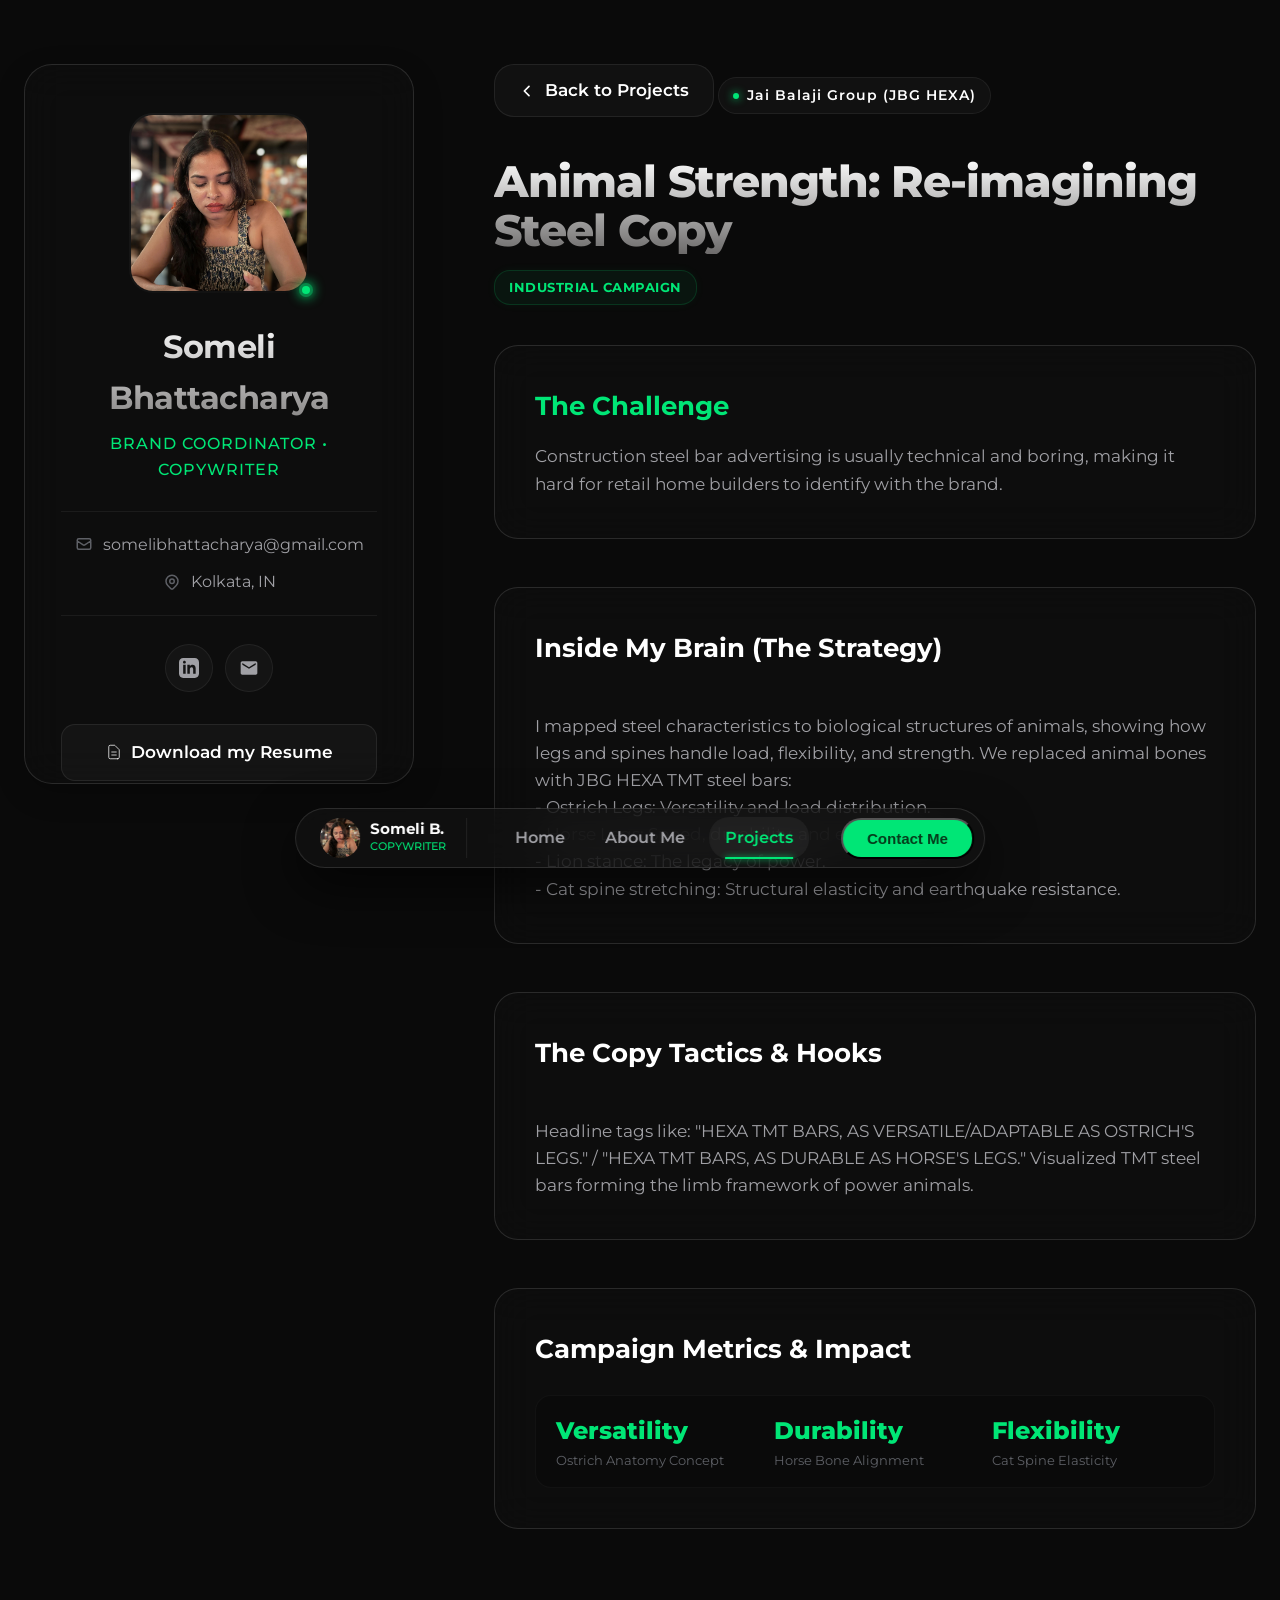
<file: projects/jbg-tmt.html>
<!DOCTYPE html>
<html lang="en">
<head>
    <meta charset="UTF-8">
    <meta name="viewport" content="width=device-width, initial-scale=1.0">
    <title>Animal Strength: Re-imagining Steel Copy | Someli Bhattacharya</title>
    <meta name="description" content="Detailed copywriting case study for Jai Balaji Group (JBG HEXA) by Someli Bhattacharya.">
    <!-- Google Fonts -->
    <link rel="preconnect" href="https://fonts.googleapis.com">
    <link rel="preconnect" href="https://fonts.gstatic.com" crossorigin>
    <link href="https://fonts.googleapis.com/css2?family=Montserrat:wght@300;400;500;600;700;800;900&family=Outfit:wght@300;400;500;600;700;800&family=Plus+Jakarta+Sans:wght@300;400;500;600;700;800&display=swap" rel="stylesheet">
    <link rel="stylesheet" href="../style.css">
</head>
<body>

    <!-- Scroll Progress Indicator -->
    <div class="scroll-progress-container">
        <div class="scroll-progress-bar" id="scroll-bar"></div>
    </div>

    <!-- Main Container -->
    <div class="app-container">

        <!-- Left Column: Profile Card (Sticky on Desktop) -->
        <aside class="profile-sidebar">
            <div class="profile-card">
                <div class="avatar-container">
                    <img src="../someli_profile_headshot.jpeg" alt="Someli Bhattacharya" class="profile-avatar">
                    <div class="status-indicator"></div>
                </div>
                
                <h1 class="profile-name">Someli Bhattacharya</h1>
                <p class="profile-title">Brand Coordinator • Copywriter</p>
                
                <div class="profile-info">
                    <div class="info-item">
                        <svg class="info-icon" fill="none" stroke="currentColor" viewBox="0 0 24 24"><path stroke-linecap="round" stroke-linejoin="round" stroke-width="2" d="M3 8l7.89 5.26a2 2 0 002.22 0L21 8M5 19h14a2 2 0 002-2V7a2 2 0 00-2-2H5a2 2 0 00-2 2v10a2 2 0 002 2z"></path></svg>
                        <a href="mailto:somelibhattacharya@gmail.com" class="info-text">somelibhattacharya@gmail.com</a>
                    </div>
                    <div class="info-item">
                        <svg class="info-icon" fill="none" stroke="currentColor" viewBox="0 0 24 24"><path stroke-linecap="round" stroke-linejoin="round" stroke-width="2" d="M17.657 16.657L13.414 20.9a1.998 1.998 0 01-2.827 0l-4.244-4.243a8 8 0 1111.314 0z"></path><path stroke-linecap="round" stroke-linejoin="round" stroke-width="2" d="M15 11a3 3 0 11-6 0 3 3 0 016 0z"></path></svg>
                        <span class="info-text">Kolkata, IN</span>
                    </div>
                </div>

                <div class="social-links">
                    <a href="https://linkedin.com" target="_blank" aria-label="LinkedIn" class="social-icon">
                        <svg fill="currentColor" viewBox="0 0 24 24" width="20" height="20"><path d="M19 0h-14c-2.761 0-5 2.239-5 5v14c0 2.761 2.239 5 5 5h14c2.762 0 5-2.239 5-5v-14c0-2.761-2.238-5-5-5zm-11 19h-3v-11h3v11zm-1.5-12.268c-.966 0-1.75-.779-1.75-1.75s.784-1.75 1.75-1.75 1.75.779 1.75 1.75-.784 1.75-1.75 1.75zm13.5 12.268h-3v-5.604c0-3.368-4-3.113-4 0v5.604h-3v-11h3v1.765c1.396-2.586 7-2.777 7 2.476v6.759z"/></svg>
                    </a>
                    <a href="mailto:somelibhattacharya@gmail.com" aria-label="Email" class="social-icon">
                        <svg fill="currentColor" viewBox="0 0 24 24" width="20" height="20"><path d="M20 4H4c-1.1 0-1.99.9-1.99 2L2 18c0 1.1.9 2 2 2h16c1.1 0 2-.9 2-2V6c0-1.1-.9-2-2-2zm0 4l-8 5-8-5V6l8 5 8-5v2z"/></svg>
                    </a>
                </div>

                <div class="action-buttons">
                    <a href="../Resume_Someli_Bhattacharya_2026.pdf" download="Resume_Someli_Bhattacharya_2026.pdf" class="btn btn-secondary w-full" id="btn-view-cv">
                        <svg class="btn-icon" fill="none" stroke="currentColor" viewBox="0 0 24 24"><path stroke-linecap="round" stroke-linejoin="round" d="M9 12h6m-6 4h6m2 5H7a2 2 0 01-2-2V5a2 2 0 012-2h5.586a1 1 0 01.707.293l5.414 5.414a1 1 0 01.293.707V19a2 2 0 01-2 2z"></path></svg>
                        Download my Resume
                    </a>
                    <a href="#contact" class="btn btn-primary w-full" id="btn-contact-me">
                        <svg class="btn-icon" fill="none" stroke="currentColor" viewBox="0 0 24 24"><path stroke-linecap="round" stroke-linejoin="round" d="M8 12h.01M12 12h.01M16 12h.01M21 12c0 4.418-4.03 8-9 8a9.863 9.863 0 01-4.255-.949L3 20l1.395-3.72C3.512 15.042 3 13.574 3 12c0-4.418 4.03-8 9-8s9 3.582 9 8z"></path></svg>
                        Contact Me
                    </a>
                </div>
            </div>
        </aside>

        <!-- Right Column: Content Area -->
        <main class="content-area">
            <section class="content-section active" style="padding-top: 0;">
                
                <!-- Back to Projects Button -->
                <a href="../index.html#projects" class="btn btn-secondary" style="margin-bottom: 40px; display: inline-flex; align-items: center; gap: 10px; padding: 12px 24px; border-radius: 20px;">
                    <svg fill="none" stroke="currentColor" stroke-width="2.5" viewBox="0 0 24 24" width="16" height="16" style="transform: rotate(180deg);"><path stroke-linecap="round" stroke-linejoin="round" d="M9 5l7 7-7 7"></path></svg>
                    Back to Projects
                </a>

                <div class="section-badge">
                    <span class="badge-dot"></span> Jai Balaji Group (JBG HEXA)
                </div>

                <h1 class="section-title" style="font-size: 44px; margin-bottom: 16px;">
                    Animal Strength: Re-imagining Steel Copy
                </h1>
                
                <span class="project-badge green-glowing" style="display: inline-block; margin-bottom: 40px;">
                    Industrial Campaign
                </span>

                <!-- 1. The Challenge -->
                <div class="feature-card" style="margin-top: 0; margin-bottom: 32px;">
                    <h4 class="feature-title" style="color: var(--color-primary);">The Challenge</h4>
                    <p class="feature-desc" style="margin-bottom: 0;">
                        Construction steel bar advertising is usually technical and boring, making it hard for retail home builders to identify with the brand.
                    </p>
                </div>

                <!-- 2. Inside My Brain (The Strategy) -->
                <div class="feature-card" style="margin-bottom: 32px;">
                    <h4 class="feature-title">Inside My Brain (The Strategy)</h4>
                    <p class="feature-desc" style="margin-bottom: 0; white-space: pre-line;">
                        I mapped steel characteristics to biological structures of animals, showing how legs and spines handle load, flexibility, and strength. We replaced animal bones with JBG HEXA TMT steel bars:
- Ostrich Legs: Versatility and load distribution.
- Horse Legs: Speed, durability, and endurance.
- Lion stance: The legacy of power.
- Cat spine stretching: Structural elasticity and earthquake resistance.
                    </p>
                </div>

                <!-- 3. The Copy Tactics & Hooks -->
                <div class="feature-card" style="margin-bottom: 32px;">
                    <h4 class="feature-title">The Copy Tactics & Hooks</h4>
                    <p class="feature-desc" style="margin-bottom: 0; white-space: pre-line;">
                        Headline tags like: "HEXA TMT BARS, AS VERSATILE/ADAPTABLE AS OSTRICH'S LEGS." / "HEXA TMT BARS, AS DURABLE AS HORSE'S LEGS." Visualized TMT steel bars forming the limb framework of power animals.
                    </p>
                </div>

                <!-- 4. Campaign Metrics -->
                <div class="feature-card" style="margin-bottom: 48px;">
                    <h4 class="feature-title">Campaign Metrics & Impact</h4>
                    <div class="brain-metrics" style="margin-top: 24px;">
                        <div class="metric-mini"><strong>Versatility</strong> <span>Ostrich Anatomy Concept</span></div>
                        <div class="metric-mini"><strong>Durability</strong> <span>Horse Bone Alignment</span></div>
                        <div class="metric-mini"><strong>Flexibility</strong> <span>Cat Spine Elasticity</span></div>

                    </div>
                </div>

            </section>
        </main>

        <!-- Floating Bottom Navbar (Desktop + Mobile) -->
        <nav class="floating-navbar">
            <div class="navbar-profile">
                <img src="../someli_profile_headshot.jpeg" alt="Someli" class="nav-thumb">
                <div class="nav-profile-text">
                    <span class="nav-name">Someli B.</span>
                    <span class="nav-role">Copywriter</span>
                </div>
            </div>

            <ul class="nav-menu">
                <li class="nav-item" data-section="home">
                    <a href="../index.html#home" class="nav-link">Home</a>
                </li>
                <li class="nav-item" data-section="about">
                    <a href="../index.html#about" class="nav-link">About Me</a>
                </li>
                <li class="nav-item active" data-section="projects">
                    <a href="../index.html#projects" class="nav-link">Projects</a>
                </li>
            </ul>

            <div class="navbar-actions">
                <button class="btn btn-nav-cta" id="btn-hire-me">Contact Me</button>
            </div>
        </nav>

    </div>

    <!-- Contact Modal (Global Overlay) -->
    <div id="contact-modal" class="modal-overlay">
        <div class="modal-card">
            <button id="btn-close-modal" class="btn-close-modal" aria-label="Close Contact Form">
                <svg fill="none" stroke="currentColor" stroke-width="2" viewBox="0 0 24 24" width="20" height="20"><path stroke-linecap="round" stroke-linejoin="round" d="M6 18L18 6M6 6l12 12"></path></svg>
            </button>
            
            <div class="modal-header">
                <div class="section-badge">
                    <span class="badge-dot"></span> CONTACT
                </div>
                <h2 class="modal-title">Let's Write the Next Chapter Together</h2>
                <p class="modal-desc">
                    Looking for a brand coordinator who can write, lead campaigns, and ensure on-time execution? Drop me a message!
                </p>
            </div>

            <div class="contact-box">
                <div class="contact-details-grid">
                    <div class="contact-detail-card">
                        <span class="detail-icon-wrapper">
                            <svg fill="none" stroke="currentColor" stroke-width="2" viewBox="0 0 24 24" width="18" height="18"><path stroke-linecap="round" stroke-linejoin="round" d="M3 8l7.89 5.26a2 2 0 002.22 0L21 8M5 19h14a2 2 0 002-2V7a2 2 0 00-2-2H5a2 2 0 00-2 2v10a2 2 0 002 2z"></path></svg>
                        </span>
                        <h4>Email Me</h4>
                        <a href="mailto:somelibhattacharya@gmail.com">somelibhattacharya@gmail.com</a>
                    </div>
                    <div class="contact-detail-card">
                        <span class="detail-icon-wrapper">
                            <svg fill="none" stroke="currentColor" stroke-width="2" viewBox="0 0 24 24" width="18" height="18"><path stroke-linecap="round" stroke-linejoin="round" d="M13.828 10.172a4 4 0 00-5.656 0l-4 4a4 4 0 105.656 5.656l1.102-1.101m-.758-4.899a4 4 0 005.656 0l4-4a4 4 0 00-5.656-5.656l-1.1 1.1"></path></svg>
                        </span>
                        <h4>LinkedIn</h4>
                        <a href="https://linkedin.com" target="_blank">linkedin.com/in/someli-bhattacharya</a>
                    </div>
                </div>

                <!-- Contact Form -->
                <form id="portfolio-contact-form" class="contact-form">
                    <div class="form-row-2">
                        <div class="form-group">
                            <label for="name">Your Name</label>
                            <input type="text" id="name" required placeholder="John Doe">
                        </div>
                        <div class="form-group">
                            <label for="email">Your Email</label>
                            <input type="email" id="email" required placeholder="john@example.com">
                        </div>
                    </div>
                    
                    <div class="form-group">
                        <label for="subject">Subject</label>
                        <input type="text" id="subject" required placeholder="Project Inquiry / Hiring Details">
                    </div>

                    <div class="form-group">
                        <label for="message">Message</label>
                        <textarea id="message" rows="4" required placeholder="Hi Someli, I would love to collaborate on..."></textarea>
                    </div>

                    <button type="submit" class="btn btn-primary btn-submit">
                        <span>Send Message</span>
                        <svg class="send-icon" fill="none" stroke="currentColor" stroke-width="2" viewBox="0 0 24 24" width="16" height="16"><path stroke-linecap="round" stroke-linejoin="round" d="M12 19l9 2-9-18-9 18 9-2zm0 0v-8"></path></svg>
                    </button>
                </form>

                <!-- Success Message -->
                <div id="form-success-overlay" class="success-overlay">
                    <div class="success-content">
                        <div class="success-icon-wrapper">
                            <svg fill="none" stroke="currentColor" stroke-width="3" viewBox="0 0 24 24" width="24" height="24"><path stroke-linecap="round" stroke-linejoin="round" d="M5 13l4 4L19 7"></path></svg>
                        </div>
                        <h3>Message Sent Successfully!</h3>
                        <p>Thank you for reaching out, Someli will get back to you shortly.</p>
                        <button class="btn btn-primary" id="btn-close-success">Close</button>
                    </div>
                </div>
            </div>
        </div>
    </div>

    <!-- Script File -->
    <script src="../script.js"></script>
</body>
</html>
</file>
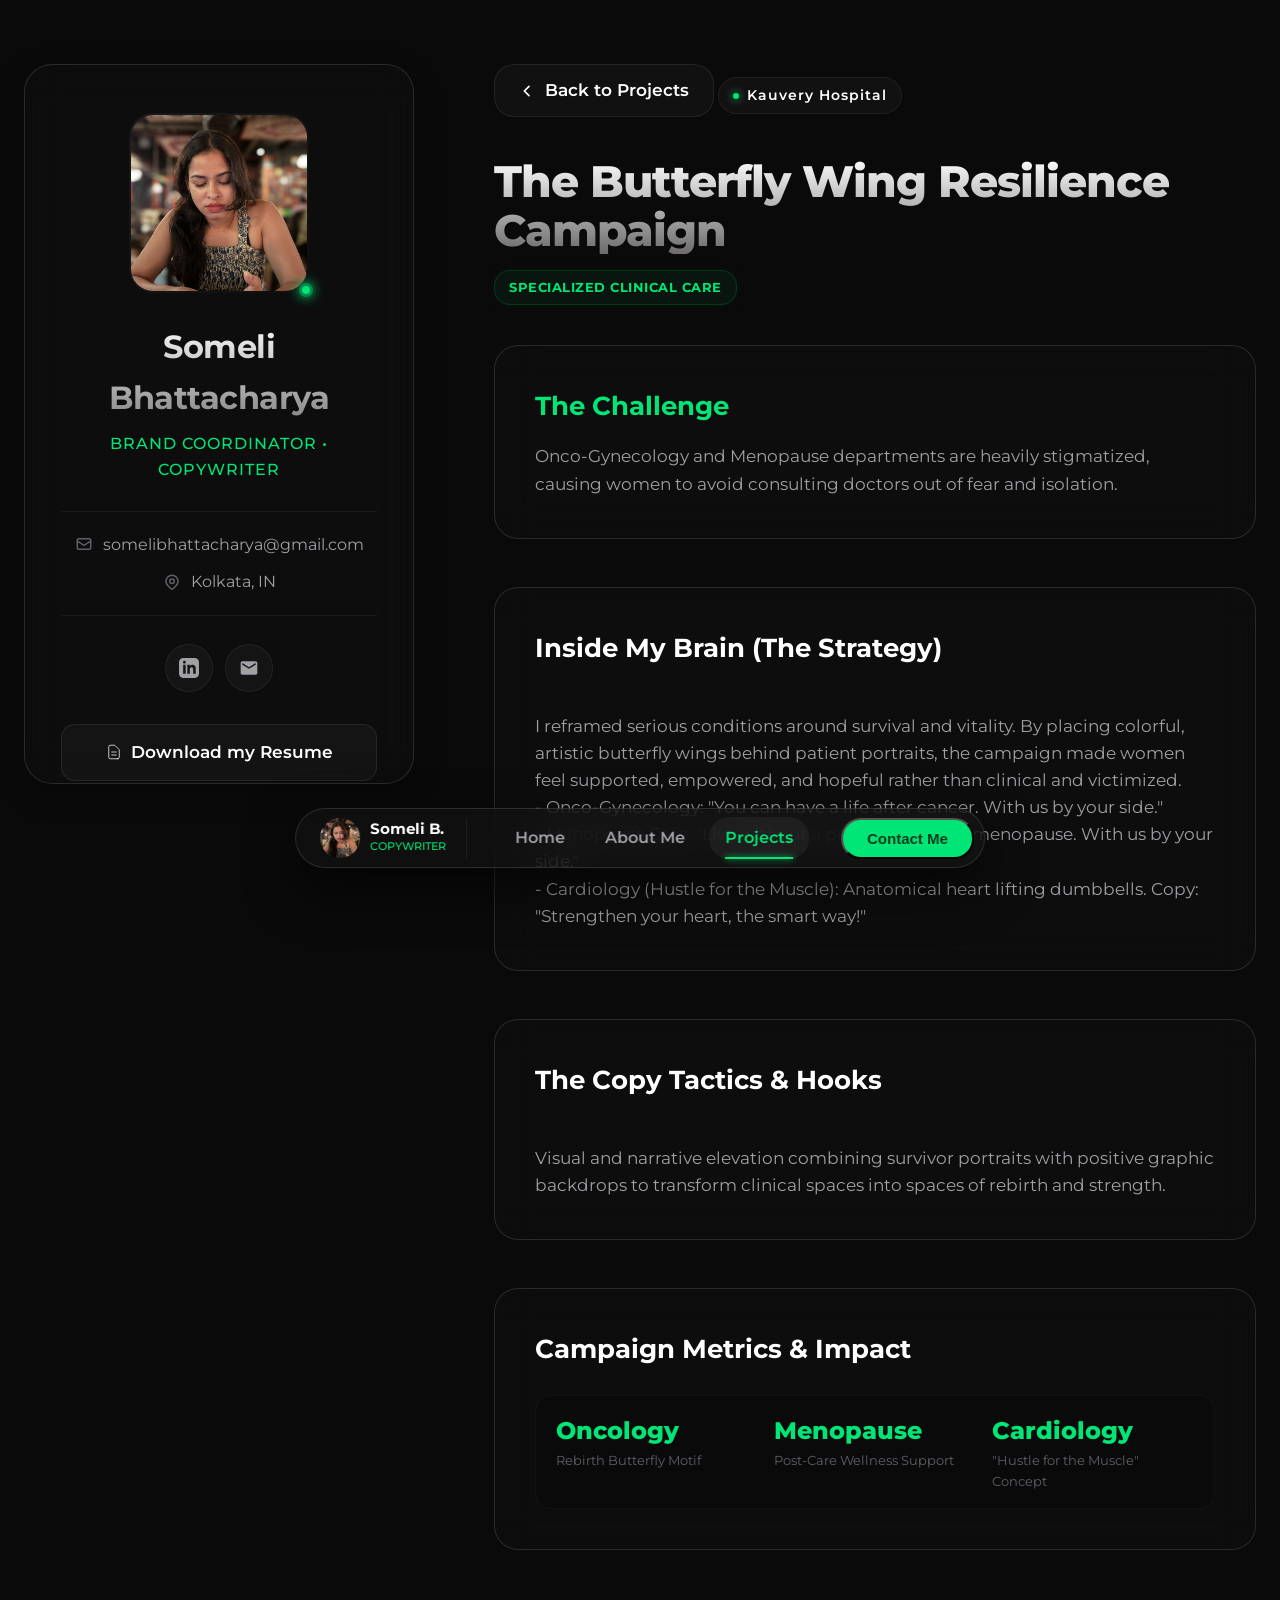
<file: projects/kauvery-resilience.html>
<!DOCTYPE html>
<html lang="en">
<head>
    <meta charset="UTF-8">
    <meta name="viewport" content="width=device-width, initial-scale=1.0">
    <title>The Butterfly Wing Resilience Campaign | Someli Bhattacharya</title>
    <meta name="description" content="Detailed copywriting case study for Kauvery Hospital by Someli Bhattacharya.">
    <!-- Google Fonts -->
    <link rel="preconnect" href="https://fonts.googleapis.com">
    <link rel="preconnect" href="https://fonts.gstatic.com" crossorigin>
    <link href="https://fonts.googleapis.com/css2?family=Montserrat:wght@300;400;500;600;700;800;900&family=Outfit:wght@300;400;500;600;700;800&family=Plus+Jakarta+Sans:wght@300;400;500;600;700;800&display=swap" rel="stylesheet">
    <link rel="stylesheet" href="../style.css">
</head>
<body>

    <!-- Scroll Progress Indicator -->
    <div class="scroll-progress-container">
        <div class="scroll-progress-bar" id="scroll-bar"></div>
    </div>

    <!-- Main Container -->
    <div class="app-container">

        <!-- Left Column: Profile Card (Sticky on Desktop) -->
        <aside class="profile-sidebar">
            <div class="profile-card">
                <div class="avatar-container">
                    <img src="../someli_profile_headshot.jpeg" alt="Someli Bhattacharya" class="profile-avatar">
                    <div class="status-indicator"></div>
                </div>
                
                <h1 class="profile-name">Someli Bhattacharya</h1>
                <p class="profile-title">Brand Coordinator • Copywriter</p>
                
                <div class="profile-info">
                    <div class="info-item">
                        <svg class="info-icon" fill="none" stroke="currentColor" viewBox="0 0 24 24"><path stroke-linecap="round" stroke-linejoin="round" stroke-width="2" d="M3 8l7.89 5.26a2 2 0 002.22 0L21 8M5 19h14a2 2 0 002-2V7a2 2 0 00-2-2H5a2 2 0 00-2 2v10a2 2 0 002 2z"></path></svg>
                        <a href="mailto:somelibhattacharya@gmail.com" class="info-text">somelibhattacharya@gmail.com</a>
                    </div>
                    <div class="info-item">
                        <svg class="info-icon" fill="none" stroke="currentColor" viewBox="0 0 24 24"><path stroke-linecap="round" stroke-linejoin="round" stroke-width="2" d="M17.657 16.657L13.414 20.9a1.998 1.998 0 01-2.827 0l-4.244-4.243a8 8 0 1111.314 0z"></path><path stroke-linecap="round" stroke-linejoin="round" stroke-width="2" d="M15 11a3 3 0 11-6 0 3 3 0 016 0z"></path></svg>
                        <span class="info-text">Kolkata, IN</span>
                    </div>
                </div>

                <div class="social-links">
                    <a href="https://linkedin.com" target="_blank" aria-label="LinkedIn" class="social-icon">
                        <svg fill="currentColor" viewBox="0 0 24 24" width="20" height="20"><path d="M19 0h-14c-2.761 0-5 2.239-5 5v14c0 2.761 2.239 5 5 5h14c2.762 0 5-2.239 5-5v-14c0-2.761-2.238-5-5-5zm-11 19h-3v-11h3v11zm-1.5-12.268c-.966 0-1.75-.779-1.75-1.75s.784-1.75 1.75-1.75 1.75.779 1.75 1.75-.784 1.75-1.75 1.75zm13.5 12.268h-3v-5.604c0-3.368-4-3.113-4 0v5.604h-3v-11h3v1.765c1.396-2.586 7-2.777 7 2.476v6.759z"/></svg>
                    </a>
                    <a href="mailto:somelibhattacharya@gmail.com" aria-label="Email" class="social-icon">
                        <svg fill="currentColor" viewBox="0 0 24 24" width="20" height="20"><path d="M20 4H4c-1.1 0-1.99.9-1.99 2L2 18c0 1.1.9 2 2 2h16c1.1 0 2-.9 2-2V6c0-1.1-.9-2-2-2zm0 4l-8 5-8-5V6l8 5 8-5v2z"/></svg>
                    </a>
                </div>

                <div class="action-buttons">
                    <a href="../Resume_Someli_Bhattacharya_2026.pdf" download="Resume_Someli_Bhattacharya_2026.pdf" class="btn btn-secondary w-full" id="btn-view-cv">
                        <svg class="btn-icon" fill="none" stroke="currentColor" viewBox="0 0 24 24"><path stroke-linecap="round" stroke-linejoin="round" d="M9 12h6m-6 4h6m2 5H7a2 2 0 01-2-2V5a2 2 0 012-2h5.586a1 1 0 01.707.293l5.414 5.414a1 1 0 01.293.707V19a2 2 0 01-2 2z"></path></svg>
                        Download my Resume
                    </a>
                    <a href="#contact" class="btn btn-primary w-full" id="btn-contact-me">
                        <svg class="btn-icon" fill="none" stroke="currentColor" viewBox="0 0 24 24"><path stroke-linecap="round" stroke-linejoin="round" d="M8 12h.01M12 12h.01M16 12h.01M21 12c0 4.418-4.03 8-9 8a9.863 9.863 0 01-4.255-.949L3 20l1.395-3.72C3.512 15.042 3 13.574 3 12c0-4.418 4.03-8 9-8s9 3.582 9 8z"></path></svg>
                        Contact Me
                    </a>
                </div>
            </div>
        </aside>

        <!-- Right Column: Content Area -->
        <main class="content-area">
            <section class="content-section active" style="padding-top: 0;">
                
                <!-- Back to Projects Button -->
                <a href="../index.html#projects" class="btn btn-secondary" style="margin-bottom: 40px; display: inline-flex; align-items: center; gap: 10px; padding: 12px 24px; border-radius: 20px;">
                    <svg fill="none" stroke="currentColor" stroke-width="2.5" viewBox="0 0 24 24" width="16" height="16" style="transform: rotate(180deg);"><path stroke-linecap="round" stroke-linejoin="round" d="M9 5l7 7-7 7"></path></svg>
                    Back to Projects
                </a>

                <div class="section-badge">
                    <span class="badge-dot"></span> Kauvery Hospital
                </div>

                <h1 class="section-title" style="font-size: 44px; margin-bottom: 16px;">
                    The Butterfly Wing Resilience Campaign
                </h1>
                
                <span class="project-badge green-glowing" style="display: inline-block; margin-bottom: 40px;">
                    Specialized Clinical Care
                </span>

                <!-- 1. The Challenge -->
                <div class="feature-card" style="margin-top: 0; margin-bottom: 32px;">
                    <h4 class="feature-title" style="color: var(--color-primary);">The Challenge</h4>
                    <p class="feature-desc" style="margin-bottom: 0;">
                        Onco-Gynecology and Menopause departments are heavily stigmatized, causing women to avoid consulting doctors out of fear and isolation.
                    </p>
                </div>

                <!-- 2. Inside My Brain (The Strategy) -->
                <div class="feature-card" style="margin-bottom: 32px;">
                    <h4 class="feature-title">Inside My Brain (The Strategy)</h4>
                    <p class="feature-desc" style="margin-bottom: 0; white-space: pre-line;">
                        I reframed serious conditions around survival and vitality. By placing colorful, artistic butterfly wings behind patient portraits, the campaign made women feel supported, empowered, and hopeful rather than clinical and victimized.
- Onco-Gynecology: "You can have a life after cancer. With us by your side."
- Menopause Care: "Live without a pause, even after menopause. With us by your side."
- Cardiology (Hustle for the Muscle): Anatomical heart lifting dumbbells. Copy: "Strengthen your heart, the smart way!"
                    </p>
                </div>

                <!-- 3. The Copy Tactics & Hooks -->
                <div class="feature-card" style="margin-bottom: 32px;">
                    <h4 class="feature-title">The Copy Tactics & Hooks</h4>
                    <p class="feature-desc" style="margin-bottom: 0; white-space: pre-line;">
                        Visual and narrative elevation combining survivor portraits with positive graphic backdrops to transform clinical spaces into spaces of rebirth and strength.
                    </p>
                </div>

                <!-- 4. Campaign Metrics -->
                <div class="feature-card" style="margin-bottom: 48px;">
                    <h4 class="feature-title">Campaign Metrics & Impact</h4>
                    <div class="brain-metrics" style="margin-top: 24px;">
                        <div class="metric-mini"><strong>Oncology</strong> <span>Rebirth Butterfly Motif</span></div>
                        <div class="metric-mini"><strong>Menopause</strong> <span>Post-Care Wellness Support</span></div>
                        <div class="metric-mini"><strong>Cardiology</strong> <span>"Hustle for the Muscle" Concept</span></div>

                    </div>
                </div>

            </section>
        </main>

        <!-- Floating Bottom Navbar (Desktop + Mobile) -->
        <nav class="floating-navbar">
            <div class="navbar-profile">
                <img src="../someli_profile_headshot.jpeg" alt="Someli" class="nav-thumb">
                <div class="nav-profile-text">
                    <span class="nav-name">Someli B.</span>
                    <span class="nav-role">Copywriter</span>
                </div>
            </div>

            <ul class="nav-menu">
                <li class="nav-item" data-section="home">
                    <a href="../index.html#home" class="nav-link">Home</a>
                </li>
                <li class="nav-item" data-section="about">
                    <a href="../index.html#about" class="nav-link">About Me</a>
                </li>
                <li class="nav-item active" data-section="projects">
                    <a href="../index.html#projects" class="nav-link">Projects</a>
                </li>
            </ul>

            <div class="navbar-actions">
                <button class="btn btn-nav-cta" id="btn-hire-me">Contact Me</button>
            </div>
        </nav>

    </div>

    <!-- Contact Modal (Global Overlay) -->
    <div id="contact-modal" class="modal-overlay">
        <div class="modal-card">
            <button id="btn-close-modal" class="btn-close-modal" aria-label="Close Contact Form">
                <svg fill="none" stroke="currentColor" stroke-width="2" viewBox="0 0 24 24" width="20" height="20"><path stroke-linecap="round" stroke-linejoin="round" d="M6 18L18 6M6 6l12 12"></path></svg>
            </button>
            
            <div class="modal-header">
                <div class="section-badge">
                    <span class="badge-dot"></span> CONTACT
                </div>
                <h2 class="modal-title">Let's Write the Next Chapter Together</h2>
                <p class="modal-desc">
                    Looking for a brand coordinator who can write, lead campaigns, and ensure on-time execution? Drop me a message!
                </p>
            </div>

            <div class="contact-box">
                <div class="contact-details-grid">
                    <div class="contact-detail-card">
                        <span class="detail-icon-wrapper">
                            <svg fill="none" stroke="currentColor" stroke-width="2" viewBox="0 0 24 24" width="18" height="18"><path stroke-linecap="round" stroke-linejoin="round" d="M3 8l7.89 5.26a2 2 0 002.22 0L21 8M5 19h14a2 2 0 002-2V7a2 2 0 00-2-2H5a2 2 0 00-2 2v10a2 2 0 002 2z"></path></svg>
                        </span>
                        <h4>Email Me</h4>
                        <a href="mailto:somelibhattacharya@gmail.com">somelibhattacharya@gmail.com</a>
                    </div>
                    <div class="contact-detail-card">
                        <span class="detail-icon-wrapper">
                            <svg fill="none" stroke="currentColor" stroke-width="2" viewBox="0 0 24 24" width="18" height="18"><path stroke-linecap="round" stroke-linejoin="round" d="M13.828 10.172a4 4 0 00-5.656 0l-4 4a4 4 0 105.656 5.656l1.102-1.101m-.758-4.899a4 4 0 005.656 0l4-4a4 4 0 00-5.656-5.656l-1.1 1.1"></path></svg>
                        </span>
                        <h4>LinkedIn</h4>
                        <a href="https://linkedin.com" target="_blank">linkedin.com/in/someli-bhattacharya</a>
                    </div>
                </div>

                <!-- Contact Form -->
                <form id="portfolio-contact-form" class="contact-form">
                    <div class="form-row-2">
                        <div class="form-group">
                            <label for="name">Your Name</label>
                            <input type="text" id="name" required placeholder="John Doe">
                        </div>
                        <div class="form-group">
                            <label for="email">Your Email</label>
                            <input type="email" id="email" required placeholder="john@example.com">
                        </div>
                    </div>
                    
                    <div class="form-group">
                        <label for="subject">Subject</label>
                        <input type="text" id="subject" required placeholder="Project Inquiry / Hiring Details">
                    </div>

                    <div class="form-group">
                        <label for="message">Message</label>
                        <textarea id="message" rows="4" required placeholder="Hi Someli, I would love to collaborate on..."></textarea>
                    </div>

                    <button type="submit" class="btn btn-primary btn-submit">
                        <span>Send Message</span>
                        <svg class="send-icon" fill="none" stroke="currentColor" stroke-width="2" viewBox="0 0 24 24" width="16" height="16"><path stroke-linecap="round" stroke-linejoin="round" d="M12 19l9 2-9-18-9 18 9-2zm0 0v-8"></path></svg>
                    </button>
                </form>

                <!-- Success Message -->
                <div id="form-success-overlay" class="success-overlay">
                    <div class="success-content">
                        <div class="success-icon-wrapper">
                            <svg fill="none" stroke="currentColor" stroke-width="3" viewBox="0 0 24 24" width="24" height="24"><path stroke-linecap="round" stroke-linejoin="round" d="M5 13l4 4L19 7"></path></svg>
                        </div>
                        <h3>Message Sent Successfully!</h3>
                        <p>Thank you for reaching out, Someli will get back to you shortly.</p>
                        <button class="btn btn-primary" id="btn-close-success">Close</button>
                    </div>
                </div>
            </div>
        </div>
    </div>

    <!-- Script File -->
    <script src="../script.js"></script>
</body>
</html>
</file>
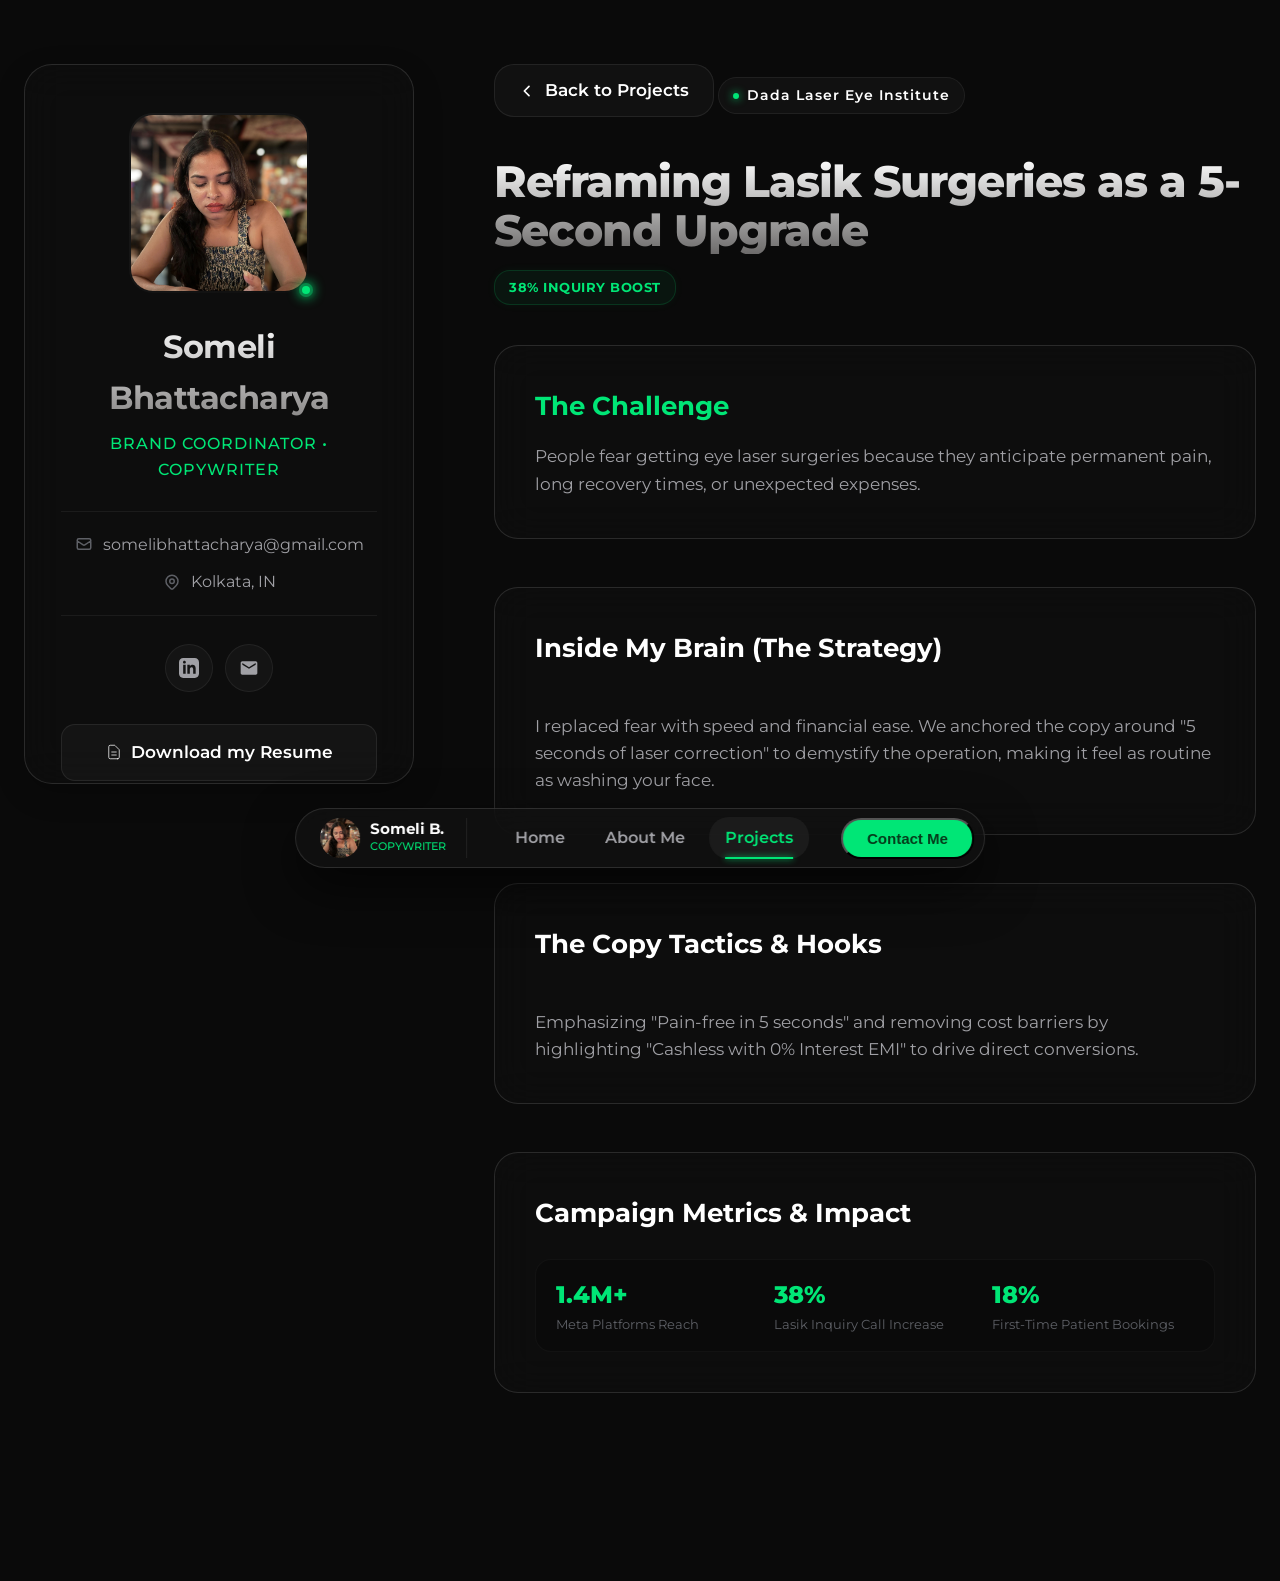
<file: projects/lasik-5sec.html>
<!DOCTYPE html>
<html lang="en">
<head>
    <meta charset="UTF-8">
    <meta name="viewport" content="width=device-width, initial-scale=1.0">
    <title>Reframing Lasik Surgeries as a 5-Second Upgrade | Someli Bhattacharya</title>
    <meta name="description" content="Detailed copywriting case study for Dada Laser Eye Institute by Someli Bhattacharya.">
    <!-- Google Fonts -->
    <link rel="preconnect" href="https://fonts.googleapis.com">
    <link rel="preconnect" href="https://fonts.gstatic.com" crossorigin>
    <link href="https://fonts.googleapis.com/css2?family=Montserrat:wght@300;400;500;600;700;800;900&family=Outfit:wght@300;400;500;600;700;800&family=Plus+Jakarta+Sans:wght@300;400;500;600;700;800&display=swap" rel="stylesheet">
    <link rel="stylesheet" href="../style.css">
</head>
<body>

    <!-- Scroll Progress Indicator -->
    <div class="scroll-progress-container">
        <div class="scroll-progress-bar" id="scroll-bar"></div>
    </div>

    <!-- Main Container -->
    <div class="app-container">

        <!-- Left Column: Profile Card (Sticky on Desktop) -->
        <aside class="profile-sidebar">
            <div class="profile-card">
                <div class="avatar-container">
                    <img src="../someli_profile_headshot.jpeg" alt="Someli Bhattacharya" class="profile-avatar">
                    <div class="status-indicator"></div>
                </div>
                
                <h1 class="profile-name">Someli Bhattacharya</h1>
                <p class="profile-title">Brand Coordinator • Copywriter</p>
                
                <div class="profile-info">
                    <div class="info-item">
                        <svg class="info-icon" fill="none" stroke="currentColor" viewBox="0 0 24 24"><path stroke-linecap="round" stroke-linejoin="round" stroke-width="2" d="M3 8l7.89 5.26a2 2 0 002.22 0L21 8M5 19h14a2 2 0 002-2V7a2 2 0 00-2-2H5a2 2 0 00-2 2v10a2 2 0 002 2z"></path></svg>
                        <a href="mailto:somelibhattacharya@gmail.com" class="info-text">somelibhattacharya@gmail.com</a>
                    </div>
                    <div class="info-item">
                        <svg class="info-icon" fill="none" stroke="currentColor" viewBox="0 0 24 24"><path stroke-linecap="round" stroke-linejoin="round" stroke-width="2" d="M17.657 16.657L13.414 20.9a1.998 1.998 0 01-2.827 0l-4.244-4.243a8 8 0 1111.314 0z"></path><path stroke-linecap="round" stroke-linejoin="round" stroke-width="2" d="M15 11a3 3 0 11-6 0 3 3 0 016 0z"></path></svg>
                        <span class="info-text">Kolkata, IN</span>
                    </div>
                </div>

                <div class="social-links">
                    <a href="https://linkedin.com" target="_blank" aria-label="LinkedIn" class="social-icon">
                        <svg fill="currentColor" viewBox="0 0 24 24" width="20" height="20"><path d="M19 0h-14c-2.761 0-5 2.239-5 5v14c0 2.761 2.239 5 5 5h14c2.762 0 5-2.239 5-5v-14c0-2.761-2.238-5-5-5zm-11 19h-3v-11h3v11zm-1.5-12.268c-.966 0-1.75-.779-1.75-1.75s.784-1.75 1.75-1.75 1.75.779 1.75 1.75-.784 1.75-1.75 1.75zm13.5 12.268h-3v-5.604c0-3.368-4-3.113-4 0v5.604h-3v-11h3v1.765c1.396-2.586 7-2.777 7 2.476v6.759z"/></svg>
                    </a>
                    <a href="mailto:somelibhattacharya@gmail.com" aria-label="Email" class="social-icon">
                        <svg fill="currentColor" viewBox="0 0 24 24" width="20" height="20"><path d="M20 4H4c-1.1 0-1.99.9-1.99 2L2 18c0 1.1.9 2 2 2h16c1.1 0 2-.9 2-2V6c0-1.1-.9-2-2-2zm0 4l-8 5-8-5V6l8 5 8-5v2z"/></svg>
                    </a>
                </div>

                <div class="action-buttons">
                    <a href="../Resume_Someli_Bhattacharya_2026.pdf" download="Resume_Someli_Bhattacharya_2026.pdf" class="btn btn-secondary w-full" id="btn-view-cv">
                        <svg class="btn-icon" fill="none" stroke="currentColor" viewBox="0 0 24 24"><path stroke-linecap="round" stroke-linejoin="round" d="M9 12h6m-6 4h6m2 5H7a2 2 0 01-2-2V5a2 2 0 012-2h5.586a1 1 0 01.707.293l5.414 5.414a1 1 0 01.293.707V19a2 2 0 01-2 2z"></path></svg>
                        Download my Resume
                    </a>
                    <a href="#contact" class="btn btn-primary w-full" id="btn-contact-me">
                        <svg class="btn-icon" fill="none" stroke="currentColor" viewBox="0 0 24 24"><path stroke-linecap="round" stroke-linejoin="round" d="M8 12h.01M12 12h.01M16 12h.01M21 12c0 4.418-4.03 8-9 8a9.863 9.863 0 01-4.255-.949L3 20l1.395-3.72C3.512 15.042 3 13.574 3 12c0-4.418 4.03-8 9-8s9 3.582 9 8z"></path></svg>
                        Contact Me
                    </a>
                </div>
            </div>
        </aside>

        <!-- Right Column: Content Area -->
        <main class="content-area">
            <section class="content-section active" style="padding-top: 0;">
                
                <!-- Back to Projects Button -->
                <a href="../index.html#projects" class="btn btn-secondary" style="margin-bottom: 40px; display: inline-flex; align-items: center; gap: 10px; padding: 12px 24px; border-radius: 20px;">
                    <svg fill="none" stroke="currentColor" stroke-width="2.5" viewBox="0 0 24 24" width="16" height="16" style="transform: rotate(180deg);"><path stroke-linecap="round" stroke-linejoin="round" d="M9 5l7 7-7 7"></path></svg>
                    Back to Projects
                </a>

                <div class="section-badge">
                    <span class="badge-dot"></span> Dada Laser Eye Institute
                </div>

                <h1 class="section-title" style="font-size: 44px; margin-bottom: 16px;">
                    Reframing Lasik Surgeries as a 5-Second Upgrade
                </h1>
                
                <span class="project-badge green-glowing" style="display: inline-block; margin-bottom: 40px;">
                    38% Inquiry Boost
                </span>

                <!-- 1. The Challenge -->
                <div class="feature-card" style="margin-top: 0; margin-bottom: 32px;">
                    <h4 class="feature-title" style="color: var(--color-primary);">The Challenge</h4>
                    <p class="feature-desc" style="margin-bottom: 0;">
                        People fear getting eye laser surgeries because they anticipate permanent pain, long recovery times, or unexpected expenses.
                    </p>
                </div>

                <!-- 2. Inside My Brain (The Strategy) -->
                <div class="feature-card" style="margin-bottom: 32px;">
                    <h4 class="feature-title">Inside My Brain (The Strategy)</h4>
                    <p class="feature-desc" style="margin-bottom: 0; white-space: pre-line;">
                        I replaced fear with speed and financial ease. We anchored the copy around "5 seconds of laser correction" to demystify the operation, making it feel as routine as washing your face.
                    </p>
                </div>

                <!-- 3. The Copy Tactics & Hooks -->
                <div class="feature-card" style="margin-bottom: 32px;">
                    <h4 class="feature-title">The Copy Tactics & Hooks</h4>
                    <p class="feature-desc" style="margin-bottom: 0; white-space: pre-line;">
                        Emphasizing "Pain-free in 5 seconds" and removing cost barriers by highlighting "Cashless with 0% Interest EMI" to drive direct conversions.
                    </p>
                </div>

                <!-- 4. Campaign Metrics -->
                <div class="feature-card" style="margin-bottom: 48px;">
                    <h4 class="feature-title">Campaign Metrics & Impact</h4>
                    <div class="brain-metrics" style="margin-top: 24px;">
                        <div class="metric-mini"><strong>1.4M+</strong> <span>Meta Platforms Reach</span></div>
                        <div class="metric-mini"><strong>38%</strong> <span>Lasik Inquiry Call Increase</span></div>
                        <div class="metric-mini"><strong>18%</strong> <span>First-Time Patient Bookings</span></div>

                    </div>
                </div>

            </section>
        </main>

        <!-- Floating Bottom Navbar (Desktop + Mobile) -->
        <nav class="floating-navbar">
            <div class="navbar-profile">
                <img src="../someli_profile_headshot.jpeg" alt="Someli" class="nav-thumb">
                <div class="nav-profile-text">
                    <span class="nav-name">Someli B.</span>
                    <span class="nav-role">Copywriter</span>
                </div>
            </div>

            <ul class="nav-menu">
                <li class="nav-item" data-section="home">
                    <a href="../index.html#home" class="nav-link">Home</a>
                </li>
                <li class="nav-item" data-section="about">
                    <a href="../index.html#about" class="nav-link">About Me</a>
                </li>
                <li class="nav-item active" data-section="projects">
                    <a href="../index.html#projects" class="nav-link">Projects</a>
                </li>
            </ul>

            <div class="navbar-actions">
                <button class="btn btn-nav-cta" id="btn-hire-me">Contact Me</button>
            </div>
        </nav>

    </div>

    <!-- Contact Modal (Global Overlay) -->
    <div id="contact-modal" class="modal-overlay">
        <div class="modal-card">
            <button id="btn-close-modal" class="btn-close-modal" aria-label="Close Contact Form">
                <svg fill="none" stroke="currentColor" stroke-width="2" viewBox="0 0 24 24" width="20" height="20"><path stroke-linecap="round" stroke-linejoin="round" d="M6 18L18 6M6 6l12 12"></path></svg>
            </button>
            
            <div class="modal-header">
                <div class="section-badge">
                    <span class="badge-dot"></span> CONTACT
                </div>
                <h2 class="modal-title">Let's Write the Next Chapter Together</h2>
                <p class="modal-desc">
                    Looking for a brand coordinator who can write, lead campaigns, and ensure on-time execution? Drop me a message!
                </p>
            </div>

            <div class="contact-box">
                <div class="contact-details-grid">
                    <div class="contact-detail-card">
                        <span class="detail-icon-wrapper">
                            <svg fill="none" stroke="currentColor" stroke-width="2" viewBox="0 0 24 24" width="18" height="18"><path stroke-linecap="round" stroke-linejoin="round" d="M3 8l7.89 5.26a2 2 0 002.22 0L21 8M5 19h14a2 2 0 002-2V7a2 2 0 00-2-2H5a2 2 0 00-2 2v10a2 2 0 002 2z"></path></svg>
                        </span>
                        <h4>Email Me</h4>
                        <a href="mailto:somelibhattacharya@gmail.com">somelibhattacharya@gmail.com</a>
                    </div>
                    <div class="contact-detail-card">
                        <span class="detail-icon-wrapper">
                            <svg fill="none" stroke="currentColor" stroke-width="2" viewBox="0 0 24 24" width="18" height="18"><path stroke-linecap="round" stroke-linejoin="round" d="M13.828 10.172a4 4 0 00-5.656 0l-4 4a4 4 0 105.656 5.656l1.102-1.101m-.758-4.899a4 4 0 005.656 0l4-4a4 4 0 00-5.656-5.656l-1.1 1.1"></path></svg>
                        </span>
                        <h4>LinkedIn</h4>
                        <a href="https://linkedin.com" target="_blank">linkedin.com/in/someli-bhattacharya</a>
                    </div>
                </div>

                <!-- Contact Form -->
                <form id="portfolio-contact-form" class="contact-form">
                    <div class="form-row-2">
                        <div class="form-group">
                            <label for="name">Your Name</label>
                            <input type="text" id="name" required placeholder="John Doe">
                        </div>
                        <div class="form-group">
                            <label for="email">Your Email</label>
                            <input type="email" id="email" required placeholder="john@example.com">
                        </div>
                    </div>
                    
                    <div class="form-group">
                        <label for="subject">Subject</label>
                        <input type="text" id="subject" required placeholder="Project Inquiry / Hiring Details">
                    </div>

                    <div class="form-group">
                        <label for="message">Message</label>
                        <textarea id="message" rows="4" required placeholder="Hi Someli, I would love to collaborate on..."></textarea>
                    </div>

                    <button type="submit" class="btn btn-primary btn-submit">
                        <span>Send Message</span>
                        <svg class="send-icon" fill="none" stroke="currentColor" stroke-width="2" viewBox="0 0 24 24" width="16" height="16"><path stroke-linecap="round" stroke-linejoin="round" d="M12 19l9 2-9-18-9 18 9-2zm0 0v-8"></path></svg>
                    </button>
                </form>

                <!-- Success Message -->
                <div id="form-success-overlay" class="success-overlay">
                    <div class="success-content">
                        <div class="success-icon-wrapper">
                            <svg fill="none" stroke="currentColor" stroke-width="3" viewBox="0 0 24 24" width="24" height="24"><path stroke-linecap="round" stroke-linejoin="round" d="M5 13l4 4L19 7"></path></svg>
                        </div>
                        <h3>Message Sent Successfully!</h3>
                        <p>Thank you for reaching out, Someli will get back to you shortly.</p>
                        <button class="btn btn-primary" id="btn-close-success">Close</button>
                    </div>
                </div>
            </div>
        </div>
    </div>

    <!-- Script File -->
    <script src="../script.js"></script>
</body>
</html>
</file>
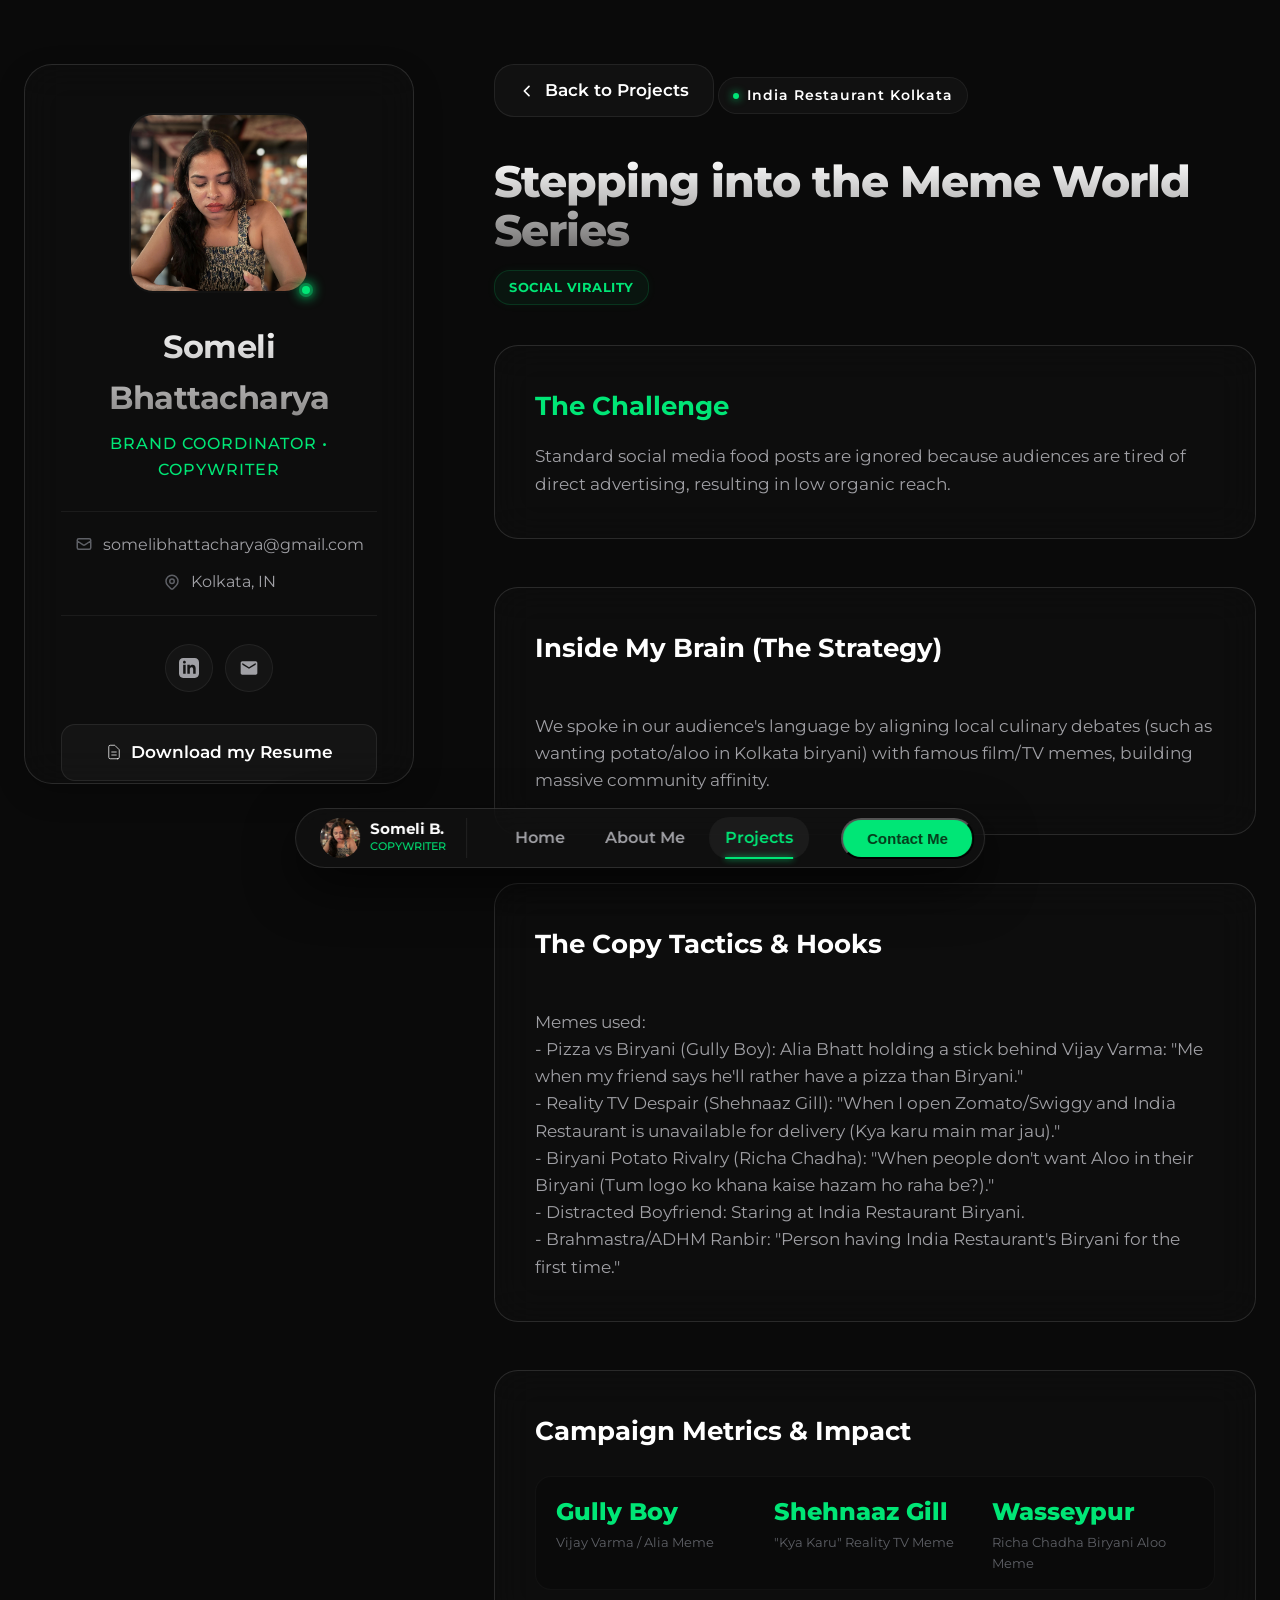
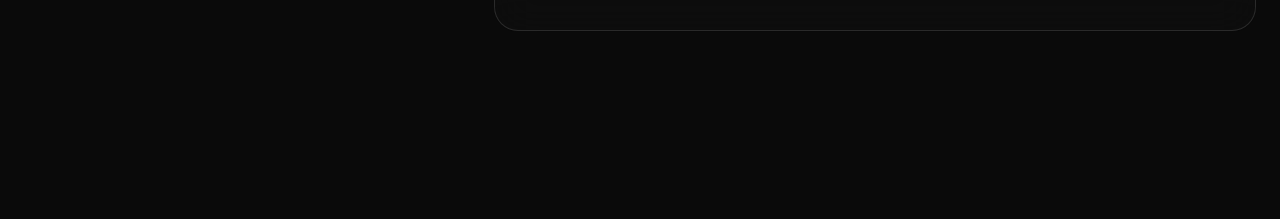
<file: projects/meme-marketing.html>
<!DOCTYPE html>
<html lang="en">
<head>
    <meta charset="UTF-8">
    <meta name="viewport" content="width=device-width, initial-scale=1.0">
    <title>Stepping into the Meme World Series | Someli Bhattacharya</title>
    <meta name="description" content="Detailed copywriting case study for India Restaurant Kolkata by Someli Bhattacharya.">
    <!-- Google Fonts -->
    <link rel="preconnect" href="https://fonts.googleapis.com">
    <link rel="preconnect" href="https://fonts.gstatic.com" crossorigin>
    <link href="https://fonts.googleapis.com/css2?family=Montserrat:wght@300;400;500;600;700;800;900&family=Outfit:wght@300;400;500;600;700;800&family=Plus+Jakarta+Sans:wght@300;400;500;600;700;800&display=swap" rel="stylesheet">
    <link rel="stylesheet" href="../style.css">
</head>
<body>

    <!-- Scroll Progress Indicator -->
    <div class="scroll-progress-container">
        <div class="scroll-progress-bar" id="scroll-bar"></div>
    </div>

    <!-- Main Container -->
    <div class="app-container">

        <!-- Left Column: Profile Card (Sticky on Desktop) -->
        <aside class="profile-sidebar">
            <div class="profile-card">
                <div class="avatar-container">
                    <img src="../someli_profile_headshot.jpeg" alt="Someli Bhattacharya" class="profile-avatar">
                    <div class="status-indicator"></div>
                </div>
                
                <h1 class="profile-name">Someli Bhattacharya</h1>
                <p class="profile-title">Brand Coordinator • Copywriter</p>
                
                <div class="profile-info">
                    <div class="info-item">
                        <svg class="info-icon" fill="none" stroke="currentColor" viewBox="0 0 24 24"><path stroke-linecap="round" stroke-linejoin="round" stroke-width="2" d="M3 8l7.89 5.26a2 2 0 002.22 0L21 8M5 19h14a2 2 0 002-2V7a2 2 0 00-2-2H5a2 2 0 00-2 2v10a2 2 0 002 2z"></path></svg>
                        <a href="mailto:somelibhattacharya@gmail.com" class="info-text">somelibhattacharya@gmail.com</a>
                    </div>
                    <div class="info-item">
                        <svg class="info-icon" fill="none" stroke="currentColor" viewBox="0 0 24 24"><path stroke-linecap="round" stroke-linejoin="round" stroke-width="2" d="M17.657 16.657L13.414 20.9a1.998 1.998 0 01-2.827 0l-4.244-4.243a8 8 0 1111.314 0z"></path><path stroke-linecap="round" stroke-linejoin="round" stroke-width="2" d="M15 11a3 3 0 11-6 0 3 3 0 016 0z"></path></svg>
                        <span class="info-text">Kolkata, IN</span>
                    </div>
                </div>

                <div class="social-links">
                    <a href="https://linkedin.com" target="_blank" aria-label="LinkedIn" class="social-icon">
                        <svg fill="currentColor" viewBox="0 0 24 24" width="20" height="20"><path d="M19 0h-14c-2.761 0-5 2.239-5 5v14c0 2.761 2.239 5 5 5h14c2.762 0 5-2.239 5-5v-14c0-2.761-2.238-5-5-5zm-11 19h-3v-11h3v11zm-1.5-12.268c-.966 0-1.75-.779-1.75-1.75s.784-1.75 1.75-1.75 1.75.779 1.75 1.75-.784 1.75-1.75 1.75zm13.5 12.268h-3v-5.604c0-3.368-4-3.113-4 0v5.604h-3v-11h3v1.765c1.396-2.586 7-2.777 7 2.476v6.759z"/></svg>
                    </a>
                    <a href="mailto:somelibhattacharya@gmail.com" aria-label="Email" class="social-icon">
                        <svg fill="currentColor" viewBox="0 0 24 24" width="20" height="20"><path d="M20 4H4c-1.1 0-1.99.9-1.99 2L2 18c0 1.1.9 2 2 2h16c1.1 0 2-.9 2-2V6c0-1.1-.9-2-2-2zm0 4l-8 5-8-5V6l8 5 8-5v2z"/></svg>
                    </a>
                </div>

                <div class="action-buttons">
                    <a href="../Resume_Someli_Bhattacharya_2026.pdf" download="Resume_Someli_Bhattacharya_2026.pdf" class="btn btn-secondary w-full" id="btn-view-cv">
                        <svg class="btn-icon" fill="none" stroke="currentColor" viewBox="0 0 24 24"><path stroke-linecap="round" stroke-linejoin="round" d="M9 12h6m-6 4h6m2 5H7a2 2 0 01-2-2V5a2 2 0 012-2h5.586a1 1 0 01.707.293l5.414 5.414a1 1 0 01.293.707V19a2 2 0 01-2 2z"></path></svg>
                        Download my Resume
                    </a>
                    <a href="#contact" class="btn btn-primary w-full" id="btn-contact-me">
                        <svg class="btn-icon" fill="none" stroke="currentColor" viewBox="0 0 24 24"><path stroke-linecap="round" stroke-linejoin="round" d="M8 12h.01M12 12h.01M16 12h.01M21 12c0 4.418-4.03 8-9 8a9.863 9.863 0 01-4.255-.949L3 20l1.395-3.72C3.512 15.042 3 13.574 3 12c0-4.418 4.03-8 9-8s9 3.582 9 8z"></path></svg>
                        Contact Me
                    </a>
                </div>
            </div>
        </aside>

        <!-- Right Column: Content Area -->
        <main class="content-area">
            <section class="content-section active" style="padding-top: 0;">
                
                <!-- Back to Projects Button -->
                <a href="../index.html#projects" class="btn btn-secondary" style="margin-bottom: 40px; display: inline-flex; align-items: center; gap: 10px; padding: 12px 24px; border-radius: 20px;">
                    <svg fill="none" stroke="currentColor" stroke-width="2.5" viewBox="0 0 24 24" width="16" height="16" style="transform: rotate(180deg);"><path stroke-linecap="round" stroke-linejoin="round" d="M9 5l7 7-7 7"></path></svg>
                    Back to Projects
                </a>

                <div class="section-badge">
                    <span class="badge-dot"></span> India Restaurant Kolkata
                </div>

                <h1 class="section-title" style="font-size: 44px; margin-bottom: 16px;">
                    Stepping into the Meme World Series
                </h1>
                
                <span class="project-badge green-glowing" style="display: inline-block; margin-bottom: 40px;">
                    Social Virality
                </span>

                <!-- 1. The Challenge -->
                <div class="feature-card" style="margin-top: 0; margin-bottom: 32px;">
                    <h4 class="feature-title" style="color: var(--color-primary);">The Challenge</h4>
                    <p class="feature-desc" style="margin-bottom: 0;">
                        Standard social media food posts are ignored because audiences are tired of direct advertising, resulting in low organic reach.
                    </p>
                </div>

                <!-- 2. Inside My Brain (The Strategy) -->
                <div class="feature-card" style="margin-bottom: 32px;">
                    <h4 class="feature-title">Inside My Brain (The Strategy)</h4>
                    <p class="feature-desc" style="margin-bottom: 0; white-space: pre-line;">
                        We spoke in our audience's language by aligning local culinary debates (such as wanting potato/aloo in Kolkata biryani) with famous film/TV memes, building massive community affinity.
                    </p>
                </div>

                <!-- 3. The Copy Tactics & Hooks -->
                <div class="feature-card" style="margin-bottom: 32px;">
                    <h4 class="feature-title">The Copy Tactics & Hooks</h4>
                    <p class="feature-desc" style="margin-bottom: 0; white-space: pre-line;">
                        Memes used:
- Pizza vs Biryani (Gully Boy): Alia Bhatt holding a stick behind Vijay Varma: "Me when my friend says he'll rather have a pizza than Biryani."
- Reality TV Despair (Shehnaaz Gill): "When I open Zomato/Swiggy and India Restaurant is unavailable for delivery (Kya karu main mar jau)."
- Biryani Potato Rivalry (Richa Chadha): "When people don't want Aloo in their Biryani (Tum logo ko khana kaise hazam ho raha be?)."
- Distracted Boyfriend: Staring at India Restaurant Biryani.
- Brahmastra/ADHM Ranbir: "Person having India Restaurant's Biryani for the first time."
                    </p>
                </div>

                <!-- 4. Campaign Metrics -->
                <div class="feature-card" style="margin-bottom: 48px;">
                    <h4 class="feature-title">Campaign Metrics & Impact</h4>
                    <div class="brain-metrics" style="margin-top: 24px;">
                        <div class="metric-mini"><strong>Gully Boy</strong> <span>Vijay Varma / Alia Meme</span></div>
                        <div class="metric-mini"><strong>Shehnaaz Gill</strong> <span>"Kya Karu" Reality TV Meme</span></div>
                        <div class="metric-mini"><strong>Wasseypur</strong> <span>Richa Chadha Biryani Aloo Meme</span></div>

                    </div>
                </div>

            </section>
        </main>

        <!-- Floating Bottom Navbar (Desktop + Mobile) -->
        <nav class="floating-navbar">
            <div class="navbar-profile">
                <img src="../someli_profile_headshot.jpeg" alt="Someli" class="nav-thumb">
                <div class="nav-profile-text">
                    <span class="nav-name">Someli B.</span>
                    <span class="nav-role">Copywriter</span>
                </div>
            </div>

            <ul class="nav-menu">
                <li class="nav-item" data-section="home">
                    <a href="../index.html#home" class="nav-link">Home</a>
                </li>
                <li class="nav-item" data-section="about">
                    <a href="../index.html#about" class="nav-link">About Me</a>
                </li>
                <li class="nav-item active" data-section="projects">
                    <a href="../index.html#projects" class="nav-link">Projects</a>
                </li>
            </ul>

            <div class="navbar-actions">
                <button class="btn btn-nav-cta" id="btn-hire-me">Contact Me</button>
            </div>
        </nav>

    </div>

    <!-- Contact Modal (Global Overlay) -->
    <div id="contact-modal" class="modal-overlay">
        <div class="modal-card">
            <button id="btn-close-modal" class="btn-close-modal" aria-label="Close Contact Form">
                <svg fill="none" stroke="currentColor" stroke-width="2" viewBox="0 0 24 24" width="20" height="20"><path stroke-linecap="round" stroke-linejoin="round" d="M6 18L18 6M6 6l12 12"></path></svg>
            </button>
            
            <div class="modal-header">
                <div class="section-badge">
                    <span class="badge-dot"></span> CONTACT
                </div>
                <h2 class="modal-title">Let's Write the Next Chapter Together</h2>
                <p class="modal-desc">
                    Looking for a brand coordinator who can write, lead campaigns, and ensure on-time execution? Drop me a message!
                </p>
            </div>

            <div class="contact-box">
                <div class="contact-details-grid">
                    <div class="contact-detail-card">
                        <span class="detail-icon-wrapper">
                            <svg fill="none" stroke="currentColor" stroke-width="2" viewBox="0 0 24 24" width="18" height="18"><path stroke-linecap="round" stroke-linejoin="round" d="M3 8l7.89 5.26a2 2 0 002.22 0L21 8M5 19h14a2 2 0 002-2V7a2 2 0 00-2-2H5a2 2 0 00-2 2v10a2 2 0 002 2z"></path></svg>
                        </span>
                        <h4>Email Me</h4>
                        <a href="mailto:somelibhattacharya@gmail.com">somelibhattacharya@gmail.com</a>
                    </div>
                    <div class="contact-detail-card">
                        <span class="detail-icon-wrapper">
                            <svg fill="none" stroke="currentColor" stroke-width="2" viewBox="0 0 24 24" width="18" height="18"><path stroke-linecap="round" stroke-linejoin="round" d="M13.828 10.172a4 4 0 00-5.656 0l-4 4a4 4 0 105.656 5.656l1.102-1.101m-.758-4.899a4 4 0 005.656 0l4-4a4 4 0 00-5.656-5.656l-1.1 1.1"></path></svg>
                        </span>
                        <h4>LinkedIn</h4>
                        <a href="https://linkedin.com" target="_blank">linkedin.com/in/someli-bhattacharya</a>
                    </div>
                </div>

                <!-- Contact Form -->
                <form id="portfolio-contact-form" class="contact-form">
                    <div class="form-row-2">
                        <div class="form-group">
                            <label for="name">Your Name</label>
                            <input type="text" id="name" required placeholder="John Doe">
                        </div>
                        <div class="form-group">
                            <label for="email">Your Email</label>
                            <input type="email" id="email" required placeholder="john@example.com">
                        </div>
                    </div>
                    
                    <div class="form-group">
                        <label for="subject">Subject</label>
                        <input type="text" id="subject" required placeholder="Project Inquiry / Hiring Details">
                    </div>

                    <div class="form-group">
                        <label for="message">Message</label>
                        <textarea id="message" rows="4" required placeholder="Hi Someli, I would love to collaborate on..."></textarea>
                    </div>

                    <button type="submit" class="btn btn-primary btn-submit">
                        <span>Send Message</span>
                        <svg class="send-icon" fill="none" stroke="currentColor" stroke-width="2" viewBox="0 0 24 24" width="16" height="16"><path stroke-linecap="round" stroke-linejoin="round" d="M12 19l9 2-9-18-9 18 9-2zm0 0v-8"></path></svg>
                    </button>
                </form>

                <!-- Success Message -->
                <div id="form-success-overlay" class="success-overlay">
                    <div class="success-content">
                        <div class="success-icon-wrapper">
                            <svg fill="none" stroke="currentColor" stroke-width="3" viewBox="0 0 24 24" width="24" height="24"><path stroke-linecap="round" stroke-linejoin="round" d="M5 13l4 4L19 7"></path></svg>
                        </div>
                        <h3>Message Sent Successfully!</h3>
                        <p>Thank you for reaching out, Someli will get back to you shortly.</p>
                        <button class="btn btn-primary" id="btn-close-success">Close</button>
                    </div>
                </div>
            </div>
        </div>
    </div>

    <!-- Script File -->
    <script src="../script.js"></script>
</body>
</html>
</file>
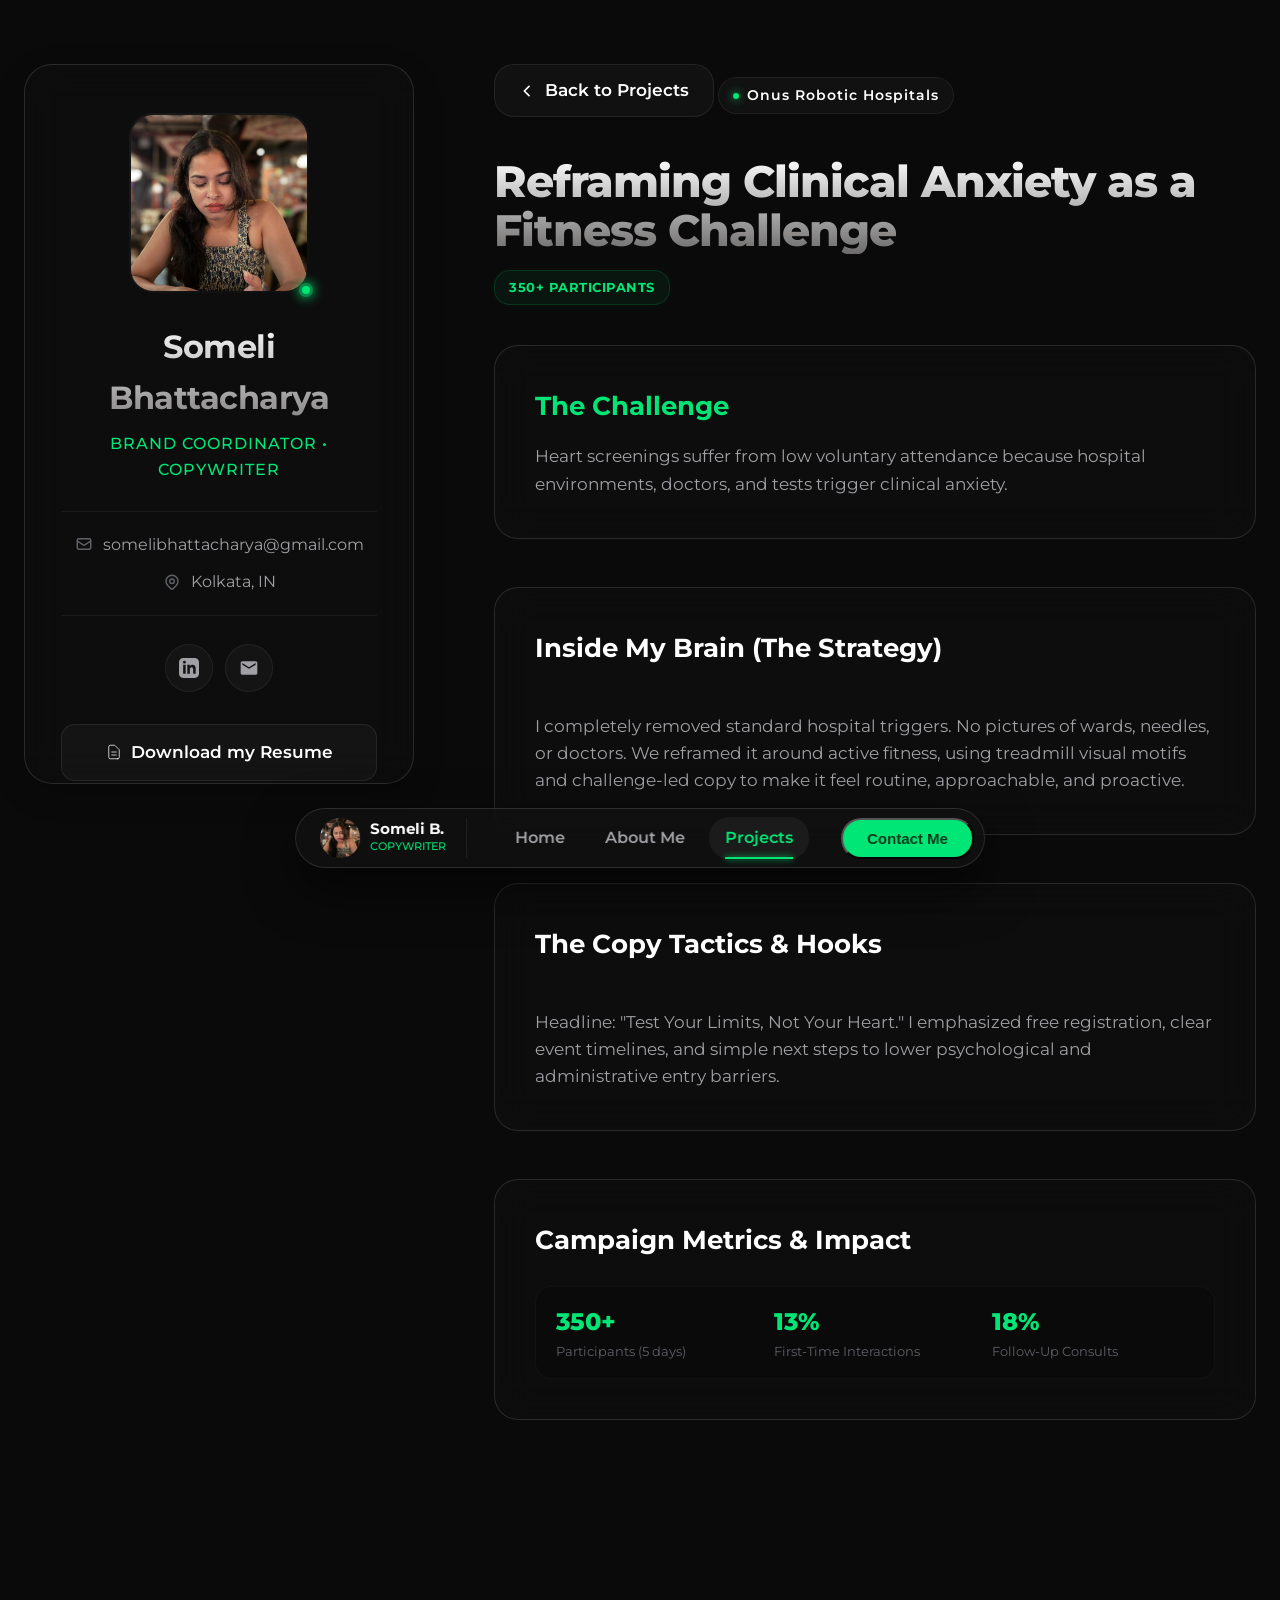
<file: projects/onus-robotic.html>
<!DOCTYPE html>
<html lang="en">
<head>
    <meta charset="UTF-8">
    <meta name="viewport" content="width=device-width, initial-scale=1.0">
    <title>Reframing Clinical Anxiety as a Fitness Challenge | Someli Bhattacharya</title>
    <meta name="description" content="Detailed copywriting case study for Onus Robotic Hospitals by Someli Bhattacharya.">
    <!-- Google Fonts -->
    <link rel="preconnect" href="https://fonts.googleapis.com">
    <link rel="preconnect" href="https://fonts.gstatic.com" crossorigin>
    <link href="https://fonts.googleapis.com/css2?family=Montserrat:wght@300;400;500;600;700;800;900&family=Outfit:wght@300;400;500;600;700;800&family=Plus+Jakarta+Sans:wght@300;400;500;600;700;800&display=swap" rel="stylesheet">
    <link rel="stylesheet" href="../style.css">
</head>
<body>

    <!-- Scroll Progress Indicator -->
    <div class="scroll-progress-container">
        <div class="scroll-progress-bar" id="scroll-bar"></div>
    </div>

    <!-- Main Container -->
    <div class="app-container">

        <!-- Left Column: Profile Card (Sticky on Desktop) -->
        <aside class="profile-sidebar">
            <div class="profile-card">
                <div class="avatar-container">
                    <img src="../someli_profile_headshot.jpeg" alt="Someli Bhattacharya" class="profile-avatar">
                    <div class="status-indicator"></div>
                </div>
                
                <h1 class="profile-name">Someli Bhattacharya</h1>
                <p class="profile-title">Brand Coordinator • Copywriter</p>
                
                <div class="profile-info">
                    <div class="info-item">
                        <svg class="info-icon" fill="none" stroke="currentColor" viewBox="0 0 24 24"><path stroke-linecap="round" stroke-linejoin="round" stroke-width="2" d="M3 8l7.89 5.26a2 2 0 002.22 0L21 8M5 19h14a2 2 0 002-2V7a2 2 0 00-2-2H5a2 2 0 00-2 2v10a2 2 0 002 2z"></path></svg>
                        <a href="mailto:somelibhattacharya@gmail.com" class="info-text">somelibhattacharya@gmail.com</a>
                    </div>
                    <div class="info-item">
                        <svg class="info-icon" fill="none" stroke="currentColor" viewBox="0 0 24 24"><path stroke-linecap="round" stroke-linejoin="round" stroke-width="2" d="M17.657 16.657L13.414 20.9a1.998 1.998 0 01-2.827 0l-4.244-4.243a8 8 0 1111.314 0z"></path><path stroke-linecap="round" stroke-linejoin="round" stroke-width="2" d="M15 11a3 3 0 11-6 0 3 3 0 016 0z"></path></svg>
                        <span class="info-text">Kolkata, IN</span>
                    </div>
                </div>

                <div class="social-links">
                    <a href="https://linkedin.com" target="_blank" aria-label="LinkedIn" class="social-icon">
                        <svg fill="currentColor" viewBox="0 0 24 24" width="20" height="20"><path d="M19 0h-14c-2.761 0-5 2.239-5 5v14c0 2.761 2.239 5 5 5h14c2.762 0 5-2.239 5-5v-14c0-2.761-2.238-5-5-5zm-11 19h-3v-11h3v11zm-1.5-12.268c-.966 0-1.75-.779-1.75-1.75s.784-1.75 1.75-1.75 1.75.779 1.75 1.75-.784 1.75-1.75 1.75zm13.5 12.268h-3v-5.604c0-3.368-4-3.113-4 0v5.604h-3v-11h3v1.765c1.396-2.586 7-2.777 7 2.476v6.759z"/></svg>
                    </a>
                    <a href="mailto:somelibhattacharya@gmail.com" aria-label="Email" class="social-icon">
                        <svg fill="currentColor" viewBox="0 0 24 24" width="20" height="20"><path d="M20 4H4c-1.1 0-1.99.9-1.99 2L2 18c0 1.1.9 2 2 2h16c1.1 0 2-.9 2-2V6c0-1.1-.9-2-2-2zm0 4l-8 5-8-5V6l8 5 8-5v2z"/></svg>
                    </a>
                </div>

                <div class="action-buttons">
                    <a href="../Resume_Someli_Bhattacharya_2026.pdf" download="Resume_Someli_Bhattacharya_2026.pdf" class="btn btn-secondary w-full" id="btn-view-cv">
                        <svg class="btn-icon" fill="none" stroke="currentColor" viewBox="0 0 24 24"><path stroke-linecap="round" stroke-linejoin="round" d="M9 12h6m-6 4h6m2 5H7a2 2 0 01-2-2V5a2 2 0 012-2h5.586a1 1 0 01.707.293l5.414 5.414a1 1 0 01.293.707V19a2 2 0 01-2 2z"></path></svg>
                        Download my Resume
                    </a>
                    <a href="#contact" class="btn btn-primary w-full" id="btn-contact-me">
                        <svg class="btn-icon" fill="none" stroke="currentColor" viewBox="0 0 24 24"><path stroke-linecap="round" stroke-linejoin="round" d="M8 12h.01M12 12h.01M16 12h.01M21 12c0 4.418-4.03 8-9 8a9.863 9.863 0 01-4.255-.949L3 20l1.395-3.72C3.512 15.042 3 13.574 3 12c0-4.418 4.03-8 9-8s9 3.582 9 8z"></path></svg>
                        Contact Me
                    </a>
                </div>
            </div>
        </aside>

        <!-- Right Column: Content Area -->
        <main class="content-area">
            <section class="content-section active" style="padding-top: 0;">
                
                <!-- Back to Projects Button -->
                <a href="../index.html#projects" class="btn btn-secondary" style="margin-bottom: 40px; display: inline-flex; align-items: center; gap: 10px; padding: 12px 24px; border-radius: 20px;">
                    <svg fill="none" stroke="currentColor" stroke-width="2.5" viewBox="0 0 24 24" width="16" height="16" style="transform: rotate(180deg);"><path stroke-linecap="round" stroke-linejoin="round" d="M9 5l7 7-7 7"></path></svg>
                    Back to Projects
                </a>

                <div class="section-badge">
                    <span class="badge-dot"></span> Onus Robotic Hospitals
                </div>

                <h1 class="section-title" style="font-size: 44px; margin-bottom: 16px;">
                    Reframing Clinical Anxiety as a Fitness Challenge
                </h1>
                
                <span class="project-badge green-glowing" style="display: inline-block; margin-bottom: 40px;">
                    350+ Participants
                </span>

                <!-- 1. The Challenge -->
                <div class="feature-card" style="margin-top: 0; margin-bottom: 32px;">
                    <h4 class="feature-title" style="color: var(--color-primary);">The Challenge</h4>
                    <p class="feature-desc" style="margin-bottom: 0;">
                        Heart screenings suffer from low voluntary attendance because hospital environments, doctors, and tests trigger clinical anxiety.
                    </p>
                </div>

                <!-- 2. Inside My Brain (The Strategy) -->
                <div class="feature-card" style="margin-bottom: 32px;">
                    <h4 class="feature-title">Inside My Brain (The Strategy)</h4>
                    <p class="feature-desc" style="margin-bottom: 0; white-space: pre-line;">
                        I completely removed standard hospital triggers. No pictures of wards, needles, or doctors. We reframed it around active fitness, using treadmill visual motifs and challenge-led copy to make it feel routine, approachable, and proactive.
                    </p>
                </div>

                <!-- 3. The Copy Tactics & Hooks -->
                <div class="feature-card" style="margin-bottom: 32px;">
                    <h4 class="feature-title">The Copy Tactics & Hooks</h4>
                    <p class="feature-desc" style="margin-bottom: 0; white-space: pre-line;">
                        Headline: "Test Your Limits, Not Your Heart." I emphasized free registration, clear event timelines, and simple next steps to lower psychological and administrative entry barriers.
                    </p>
                </div>

                <!-- 4. Campaign Metrics -->
                <div class="feature-card" style="margin-bottom: 48px;">
                    <h4 class="feature-title">Campaign Metrics & Impact</h4>
                    <div class="brain-metrics" style="margin-top: 24px;">
                        <div class="metric-mini"><strong>350+</strong> <span>Participants (5 days)</span></div>
                        <div class="metric-mini"><strong>13%</strong> <span>First-Time Interactions</span></div>
                        <div class="metric-mini"><strong>18%</strong> <span>Follow-Up Consults</span></div>

                    </div>
                </div>

            </section>
        </main>

        <!-- Floating Bottom Navbar (Desktop + Mobile) -->
        <nav class="floating-navbar">
            <div class="navbar-profile">
                <img src="../someli_profile_headshot.jpeg" alt="Someli" class="nav-thumb">
                <div class="nav-profile-text">
                    <span class="nav-name">Someli B.</span>
                    <span class="nav-role">Copywriter</span>
                </div>
            </div>

            <ul class="nav-menu">
                <li class="nav-item" data-section="home">
                    <a href="../index.html#home" class="nav-link">Home</a>
                </li>
                <li class="nav-item" data-section="about">
                    <a href="../index.html#about" class="nav-link">About Me</a>
                </li>
                <li class="nav-item active" data-section="projects">
                    <a href="../index.html#projects" class="nav-link">Projects</a>
                </li>
            </ul>

            <div class="navbar-actions">
                <button class="btn btn-nav-cta" id="btn-hire-me">Contact Me</button>
            </div>
        </nav>

    </div>

    <!-- Contact Modal (Global Overlay) -->
    <div id="contact-modal" class="modal-overlay">
        <div class="modal-card">
            <button id="btn-close-modal" class="btn-close-modal" aria-label="Close Contact Form">
                <svg fill="none" stroke="currentColor" stroke-width="2" viewBox="0 0 24 24" width="20" height="20"><path stroke-linecap="round" stroke-linejoin="round" d="M6 18L18 6M6 6l12 12"></path></svg>
            </button>
            
            <div class="modal-header">
                <div class="section-badge">
                    <span class="badge-dot"></span> CONTACT
                </div>
                <h2 class="modal-title">Let's Write the Next Chapter Together</h2>
                <p class="modal-desc">
                    Looking for a brand coordinator who can write, lead campaigns, and ensure on-time execution? Drop me a message!
                </p>
            </div>

            <div class="contact-box">
                <div class="contact-details-grid">
                    <div class="contact-detail-card">
                        <span class="detail-icon-wrapper">
                            <svg fill="none" stroke="currentColor" stroke-width="2" viewBox="0 0 24 24" width="18" height="18"><path stroke-linecap="round" stroke-linejoin="round" d="M3 8l7.89 5.26a2 2 0 002.22 0L21 8M5 19h14a2 2 0 002-2V7a2 2 0 00-2-2H5a2 2 0 00-2 2v10a2 2 0 002 2z"></path></svg>
                        </span>
                        <h4>Email Me</h4>
                        <a href="mailto:somelibhattacharya@gmail.com">somelibhattacharya@gmail.com</a>
                    </div>
                    <div class="contact-detail-card">
                        <span class="detail-icon-wrapper">
                            <svg fill="none" stroke="currentColor" stroke-width="2" viewBox="0 0 24 24" width="18" height="18"><path stroke-linecap="round" stroke-linejoin="round" d="M13.828 10.172a4 4 0 00-5.656 0l-4 4a4 4 0 105.656 5.656l1.102-1.101m-.758-4.899a4 4 0 005.656 0l4-4a4 4 0 00-5.656-5.656l-1.1 1.1"></path></svg>
                        </span>
                        <h4>LinkedIn</h4>
                        <a href="https://linkedin.com" target="_blank">linkedin.com/in/someli-bhattacharya</a>
                    </div>
                </div>

                <!-- Contact Form -->
                <form id="portfolio-contact-form" class="contact-form">
                    <div class="form-row-2">
                        <div class="form-group">
                            <label for="name">Your Name</label>
                            <input type="text" id="name" required placeholder="John Doe">
                        </div>
                        <div class="form-group">
                            <label for="email">Your Email</label>
                            <input type="email" id="email" required placeholder="john@example.com">
                        </div>
                    </div>
                    
                    <div class="form-group">
                        <label for="subject">Subject</label>
                        <input type="text" id="subject" required placeholder="Project Inquiry / Hiring Details">
                    </div>

                    <div class="form-group">
                        <label for="message">Message</label>
                        <textarea id="message" rows="4" required placeholder="Hi Someli, I would love to collaborate on..."></textarea>
                    </div>

                    <button type="submit" class="btn btn-primary btn-submit">
                        <span>Send Message</span>
                        <svg class="send-icon" fill="none" stroke="currentColor" stroke-width="2" viewBox="0 0 24 24" width="16" height="16"><path stroke-linecap="round" stroke-linejoin="round" d="M12 19l9 2-9-18-9 18 9-2zm0 0v-8"></path></svg>
                    </button>
                </form>

                <!-- Success Message -->
                <div id="form-success-overlay" class="success-overlay">
                    <div class="success-content">
                        <div class="success-icon-wrapper">
                            <svg fill="none" stroke="currentColor" stroke-width="3" viewBox="0 0 24 24" width="24" height="24"><path stroke-linecap="round" stroke-linejoin="round" d="M5 13l4 4L19 7"></path></svg>
                        </div>
                        <h3>Message Sent Successfully!</h3>
                        <p>Thank you for reaching out, Someli will get back to you shortly.</p>
                        <button class="btn btn-primary" id="btn-close-success">Close</button>
                    </div>
                </div>
            </div>
        </div>
    </div>

    <!-- Script File -->
    <script src="../script.js"></script>
</body>
</html>
</file>
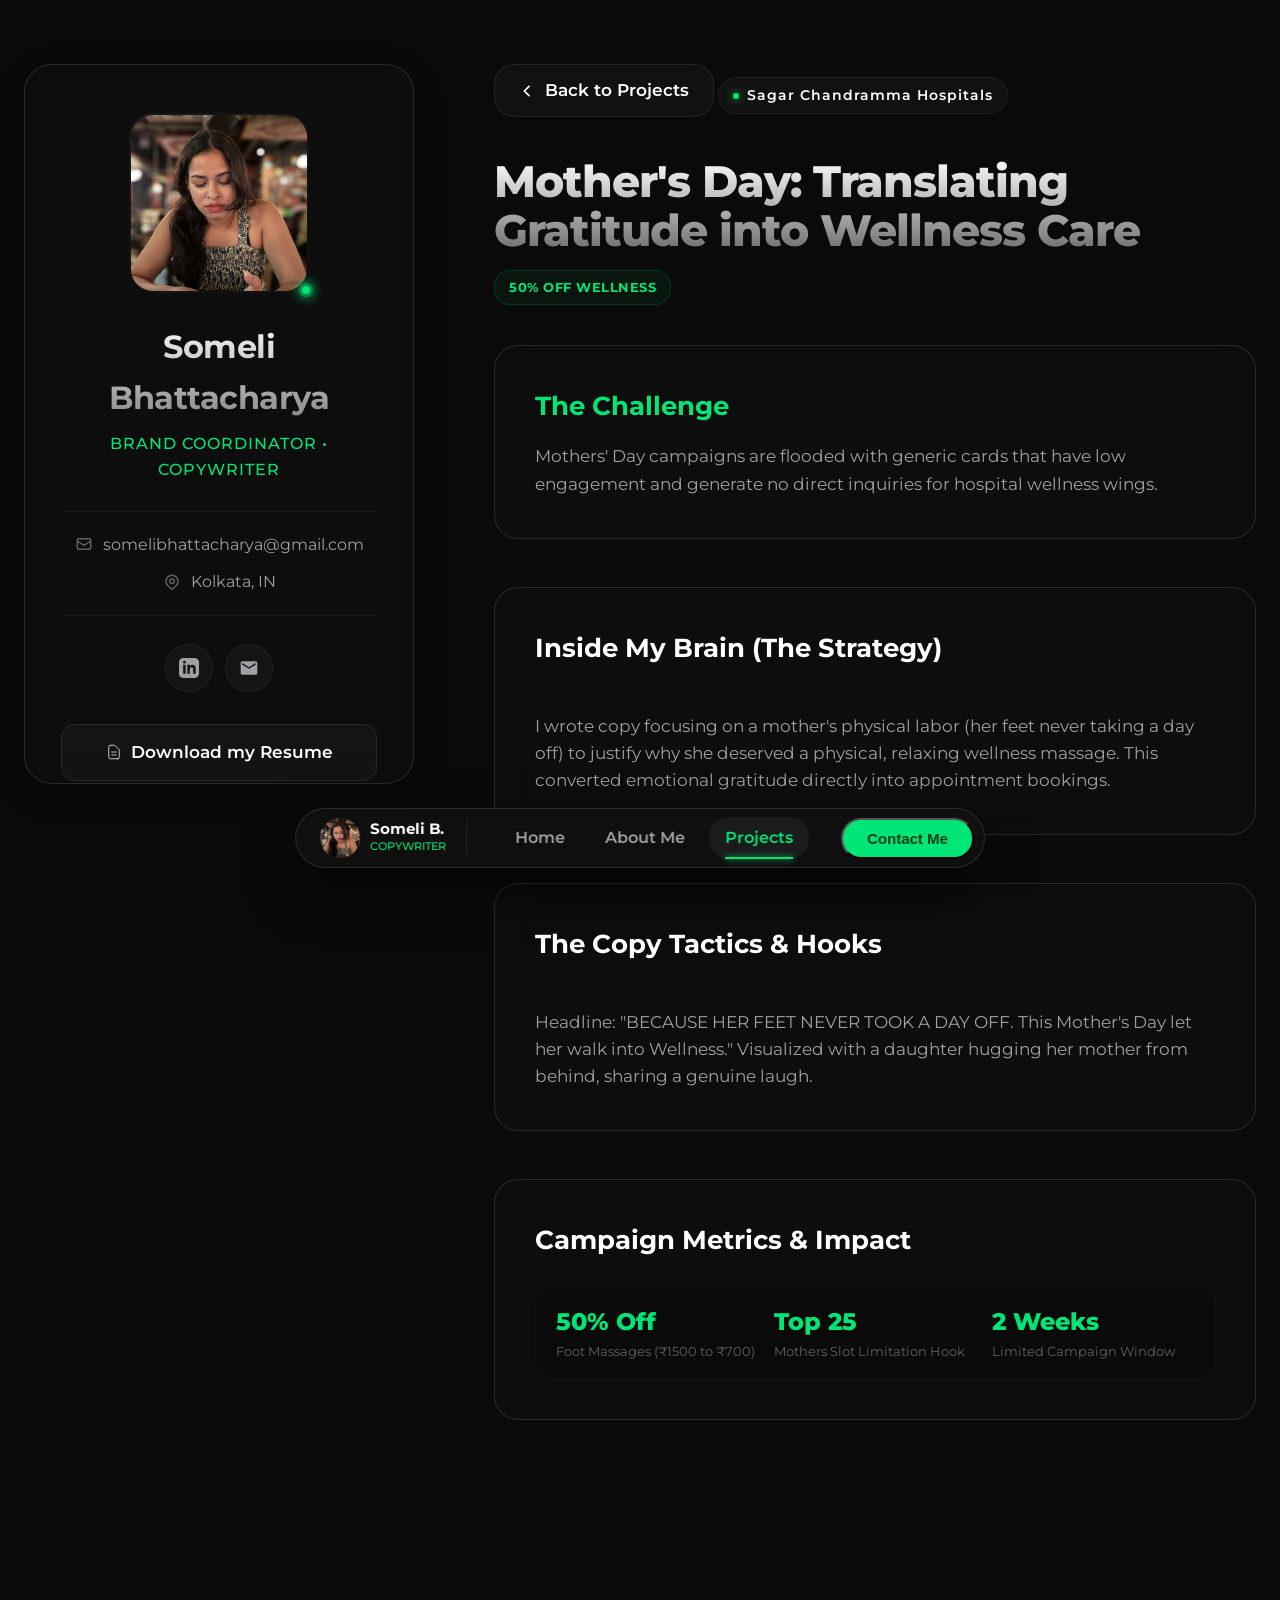
<file: projects/sagar-massage.html>
<!DOCTYPE html>
<html lang="en">
<head>
    <meta charset="UTF-8">
    <meta name="viewport" content="width=device-width, initial-scale=1.0">
    <title>Mother's Day: Translating Gratitude into Wellness Care | Someli Bhattacharya</title>
    <meta name="description" content="Detailed copywriting case study for Sagar Chandramma Hospitals by Someli Bhattacharya.">
    <!-- Google Fonts -->
    <link rel="preconnect" href="https://fonts.googleapis.com">
    <link rel="preconnect" href="https://fonts.gstatic.com" crossorigin>
    <link href="https://fonts.googleapis.com/css2?family=Montserrat:wght@300;400;500;600;700;800;900&family=Outfit:wght@300;400;500;600;700;800&family=Plus+Jakarta+Sans:wght@300;400;500;600;700;800&display=swap" rel="stylesheet">
    <link rel="stylesheet" href="../style.css">
</head>
<body>

    <!-- Scroll Progress Indicator -->
    <div class="scroll-progress-container">
        <div class="scroll-progress-bar" id="scroll-bar"></div>
    </div>

    <!-- Main Container -->
    <div class="app-container">

        <!-- Left Column: Profile Card (Sticky on Desktop) -->
        <aside class="profile-sidebar">
            <div class="profile-card">
                <div class="avatar-container">
                    <img src="../someli_profile_headshot.jpeg" alt="Someli Bhattacharya" class="profile-avatar">
                    <div class="status-indicator"></div>
                </div>
                
                <h1 class="profile-name">Someli Bhattacharya</h1>
                <p class="profile-title">Brand Coordinator • Copywriter</p>
                
                <div class="profile-info">
                    <div class="info-item">
                        <svg class="info-icon" fill="none" stroke="currentColor" viewBox="0 0 24 24"><path stroke-linecap="round" stroke-linejoin="round" stroke-width="2" d="M3 8l7.89 5.26a2 2 0 002.22 0L21 8M5 19h14a2 2 0 002-2V7a2 2 0 00-2-2H5a2 2 0 00-2 2v10a2 2 0 002 2z"></path></svg>
                        <a href="mailto:somelibhattacharya@gmail.com" class="info-text">somelibhattacharya@gmail.com</a>
                    </div>
                    <div class="info-item">
                        <svg class="info-icon" fill="none" stroke="currentColor" viewBox="0 0 24 24"><path stroke-linecap="round" stroke-linejoin="round" stroke-width="2" d="M17.657 16.657L13.414 20.9a1.998 1.998 0 01-2.827 0l-4.244-4.243a8 8 0 1111.314 0z"></path><path stroke-linecap="round" stroke-linejoin="round" stroke-width="2" d="M15 11a3 3 0 11-6 0 3 3 0 016 0z"></path></svg>
                        <span class="info-text">Kolkata, IN</span>
                    </div>
                </div>

                <div class="social-links">
                    <a href="https://linkedin.com" target="_blank" aria-label="LinkedIn" class="social-icon">
                        <svg fill="currentColor" viewBox="0 0 24 24" width="20" height="20"><path d="M19 0h-14c-2.761 0-5 2.239-5 5v14c0 2.761 2.239 5 5 5h14c2.762 0 5-2.239 5-5v-14c0-2.761-2.238-5-5-5zm-11 19h-3v-11h3v11zm-1.5-12.268c-.966 0-1.75-.779-1.75-1.75s.784-1.75 1.75-1.75 1.75.779 1.75 1.75-.784 1.75-1.75 1.75zm13.5 12.268h-3v-5.604c0-3.368-4-3.113-4 0v5.604h-3v-11h3v1.765c1.396-2.586 7-2.777 7 2.476v6.759z"/></svg>
                    </a>
                    <a href="mailto:somelibhattacharya@gmail.com" aria-label="Email" class="social-icon">
                        <svg fill="currentColor" viewBox="0 0 24 24" width="20" height="20"><path d="M20 4H4c-1.1 0-1.99.9-1.99 2L2 18c0 1.1.9 2 2 2h16c1.1 0 2-.9 2-2V6c0-1.1-.9-2-2-2zm0 4l-8 5-8-5V6l8 5 8-5v2z"/></svg>
                    </a>
                </div>

                <div class="action-buttons">
                    <a href="../Resume_Someli_Bhattacharya_2026.pdf" download="Resume_Someli_Bhattacharya_2026.pdf" class="btn btn-secondary w-full" id="btn-view-cv">
                        <svg class="btn-icon" fill="none" stroke="currentColor" viewBox="0 0 24 24"><path stroke-linecap="round" stroke-linejoin="round" d="M9 12h6m-6 4h6m2 5H7a2 2 0 01-2-2V5a2 2 0 012-2h5.586a1 1 0 01.707.293l5.414 5.414a1 1 0 01.293.707V19a2 2 0 01-2 2z"></path></svg>
                        Download my Resume
                    </a>
                    <a href="#contact" class="btn btn-primary w-full" id="btn-contact-me">
                        <svg class="btn-icon" fill="none" stroke="currentColor" viewBox="0 0 24 24"><path stroke-linecap="round" stroke-linejoin="round" d="M8 12h.01M12 12h.01M16 12h.01M21 12c0 4.418-4.03 8-9 8a9.863 9.863 0 01-4.255-.949L3 20l1.395-3.72C3.512 15.042 3 13.574 3 12c0-4.418 4.03-8 9-8s9 3.582 9 8z"></path></svg>
                        Contact Me
                    </a>
                </div>
            </div>
        </aside>

        <!-- Right Column: Content Area -->
        <main class="content-area">
            <section class="content-section active" style="padding-top: 0;">
                
                <!-- Back to Projects Button -->
                <a href="../index.html#projects" class="btn btn-secondary" style="margin-bottom: 40px; display: inline-flex; align-items: center; gap: 10px; padding: 12px 24px; border-radius: 20px;">
                    <svg fill="none" stroke="currentColor" stroke-width="2.5" viewBox="0 0 24 24" width="16" height="16" style="transform: rotate(180deg);"><path stroke-linecap="round" stroke-linejoin="round" d="M9 5l7 7-7 7"></path></svg>
                    Back to Projects
                </a>

                <div class="section-badge">
                    <span class="badge-dot"></span> Sagar Chandramma Hospitals
                </div>

                <h1 class="section-title" style="font-size: 44px; margin-bottom: 16px;">
                    Mother's Day: Translating Gratitude into Wellness Care
                </h1>
                
                <span class="project-badge green-glowing" style="display: inline-block; margin-bottom: 40px;">
                    50% Off Wellness
                </span>

                <!-- 1. The Challenge -->
                <div class="feature-card" style="margin-top: 0; margin-bottom: 32px;">
                    <h4 class="feature-title" style="color: var(--color-primary);">The Challenge</h4>
                    <p class="feature-desc" style="margin-bottom: 0;">
                        Mothers' Day campaigns are flooded with generic cards that have low engagement and generate no direct inquiries for hospital wellness wings.
                    </p>
                </div>

                <!-- 2. Inside My Brain (The Strategy) -->
                <div class="feature-card" style="margin-bottom: 32px;">
                    <h4 class="feature-title">Inside My Brain (The Strategy)</h4>
                    <p class="feature-desc" style="margin-bottom: 0; white-space: pre-line;">
                        I wrote copy focusing on a mother's physical labor (her feet never taking a day off) to justify why she deserved a physical, relaxing wellness massage. This converted emotional gratitude directly into appointment bookings.
                    </p>
                </div>

                <!-- 3. The Copy Tactics & Hooks -->
                <div class="feature-card" style="margin-bottom: 32px;">
                    <h4 class="feature-title">The Copy Tactics & Hooks</h4>
                    <p class="feature-desc" style="margin-bottom: 0; white-space: pre-line;">
                        Headline: "BECAUSE HER FEET NEVER TOOK A DAY OFF. This Mother's Day let her walk into Wellness." Visualized with a daughter hugging her mother from behind, sharing a genuine laugh.
                    </p>
                </div>

                <!-- 4. Campaign Metrics -->
                <div class="feature-card" style="margin-bottom: 48px;">
                    <h4 class="feature-title">Campaign Metrics & Impact</h4>
                    <div class="brain-metrics" style="margin-top: 24px;">
                        <div class="metric-mini"><strong>50% Off</strong> <span>Foot Massages (₹1500 to ₹700)</span></div>
                        <div class="metric-mini"><strong>Top 25</strong> <span>Mothers Slot Limitation Hook</span></div>
                        <div class="metric-mini"><strong>2 Weeks</strong> <span>Limited Campaign Window</span></div>

                    </div>
                </div>

            </section>
        </main>

        <!-- Floating Bottom Navbar (Desktop + Mobile) -->
        <nav class="floating-navbar">
            <div class="navbar-profile">
                <img src="../someli_profile_headshot.jpeg" alt="Someli" class="nav-thumb">
                <div class="nav-profile-text">
                    <span class="nav-name">Someli B.</span>
                    <span class="nav-role">Copywriter</span>
                </div>
            </div>

            <ul class="nav-menu">
                <li class="nav-item" data-section="home">
                    <a href="../index.html#home" class="nav-link">Home</a>
                </li>
                <li class="nav-item" data-section="about">
                    <a href="../index.html#about" class="nav-link">About Me</a>
                </li>
                <li class="nav-item active" data-section="projects">
                    <a href="../index.html#projects" class="nav-link">Projects</a>
                </li>
            </ul>

            <div class="navbar-actions">
                <button class="btn btn-nav-cta" id="btn-hire-me">Contact Me</button>
            </div>
        </nav>

    </div>

    <!-- Contact Modal (Global Overlay) -->
    <div id="contact-modal" class="modal-overlay">
        <div class="modal-card">
            <button id="btn-close-modal" class="btn-close-modal" aria-label="Close Contact Form">
                <svg fill="none" stroke="currentColor" stroke-width="2" viewBox="0 0 24 24" width="20" height="20"><path stroke-linecap="round" stroke-linejoin="round" d="M6 18L18 6M6 6l12 12"></path></svg>
            </button>
            
            <div class="modal-header">
                <div class="section-badge">
                    <span class="badge-dot"></span> CONTACT
                </div>
                <h2 class="modal-title">Let's Write the Next Chapter Together</h2>
                <p class="modal-desc">
                    Looking for a brand coordinator who can write, lead campaigns, and ensure on-time execution? Drop me a message!
                </p>
            </div>

            <div class="contact-box">
                <div class="contact-details-grid">
                    <div class="contact-detail-card">
                        <span class="detail-icon-wrapper">
                            <svg fill="none" stroke="currentColor" stroke-width="2" viewBox="0 0 24 24" width="18" height="18"><path stroke-linecap="round" stroke-linejoin="round" d="M3 8l7.89 5.26a2 2 0 002.22 0L21 8M5 19h14a2 2 0 002-2V7a2 2 0 00-2-2H5a2 2 0 00-2 2v10a2 2 0 002 2z"></path></svg>
                        </span>
                        <h4>Email Me</h4>
                        <a href="mailto:somelibhattacharya@gmail.com">somelibhattacharya@gmail.com</a>
                    </div>
                    <div class="contact-detail-card">
                        <span class="detail-icon-wrapper">
                            <svg fill="none" stroke="currentColor" stroke-width="2" viewBox="0 0 24 24" width="18" height="18"><path stroke-linecap="round" stroke-linejoin="round" d="M13.828 10.172a4 4 0 00-5.656 0l-4 4a4 4 0 105.656 5.656l1.102-1.101m-.758-4.899a4 4 0 005.656 0l4-4a4 4 0 00-5.656-5.656l-1.1 1.1"></path></svg>
                        </span>
                        <h4>LinkedIn</h4>
                        <a href="https://linkedin.com" target="_blank">linkedin.com/in/someli-bhattacharya</a>
                    </div>
                </div>

                <!-- Contact Form -->
                <form id="portfolio-contact-form" class="contact-form">
                    <div class="form-row-2">
                        <div class="form-group">
                            <label for="name">Your Name</label>
                            <input type="text" id="name" required placeholder="John Doe">
                        </div>
                        <div class="form-group">
                            <label for="email">Your Email</label>
                            <input type="email" id="email" required placeholder="john@example.com">
                        </div>
                    </div>
                    
                    <div class="form-group">
                        <label for="subject">Subject</label>
                        <input type="text" id="subject" required placeholder="Project Inquiry / Hiring Details">
                    </div>

                    <div class="form-group">
                        <label for="message">Message</label>
                        <textarea id="message" rows="4" required placeholder="Hi Someli, I would love to collaborate on..."></textarea>
                    </div>

                    <button type="submit" class="btn btn-primary btn-submit">
                        <span>Send Message</span>
                        <svg class="send-icon" fill="none" stroke="currentColor" stroke-width="2" viewBox="0 0 24 24" width="16" height="16"><path stroke-linecap="round" stroke-linejoin="round" d="M12 19l9 2-9-18-9 18 9-2zm0 0v-8"></path></svg>
                    </button>
                </form>

                <!-- Success Message -->
                <div id="form-success-overlay" class="success-overlay">
                    <div class="success-content">
                        <div class="success-icon-wrapper">
                            <svg fill="none" stroke="currentColor" stroke-width="3" viewBox="0 0 24 24" width="24" height="24"><path stroke-linecap="round" stroke-linejoin="round" d="M5 13l4 4L19 7"></path></svg>
                        </div>
                        <h3>Message Sent Successfully!</h3>
                        <p>Thank you for reaching out, Someli will get back to you shortly.</p>
                        <button class="btn btn-primary" id="btn-close-success">Close</button>
                    </div>
                </div>
            </div>
        </div>
    </div>

    <!-- Script File -->
    <script src="../script.js"></script>
</body>
</html>
</file>
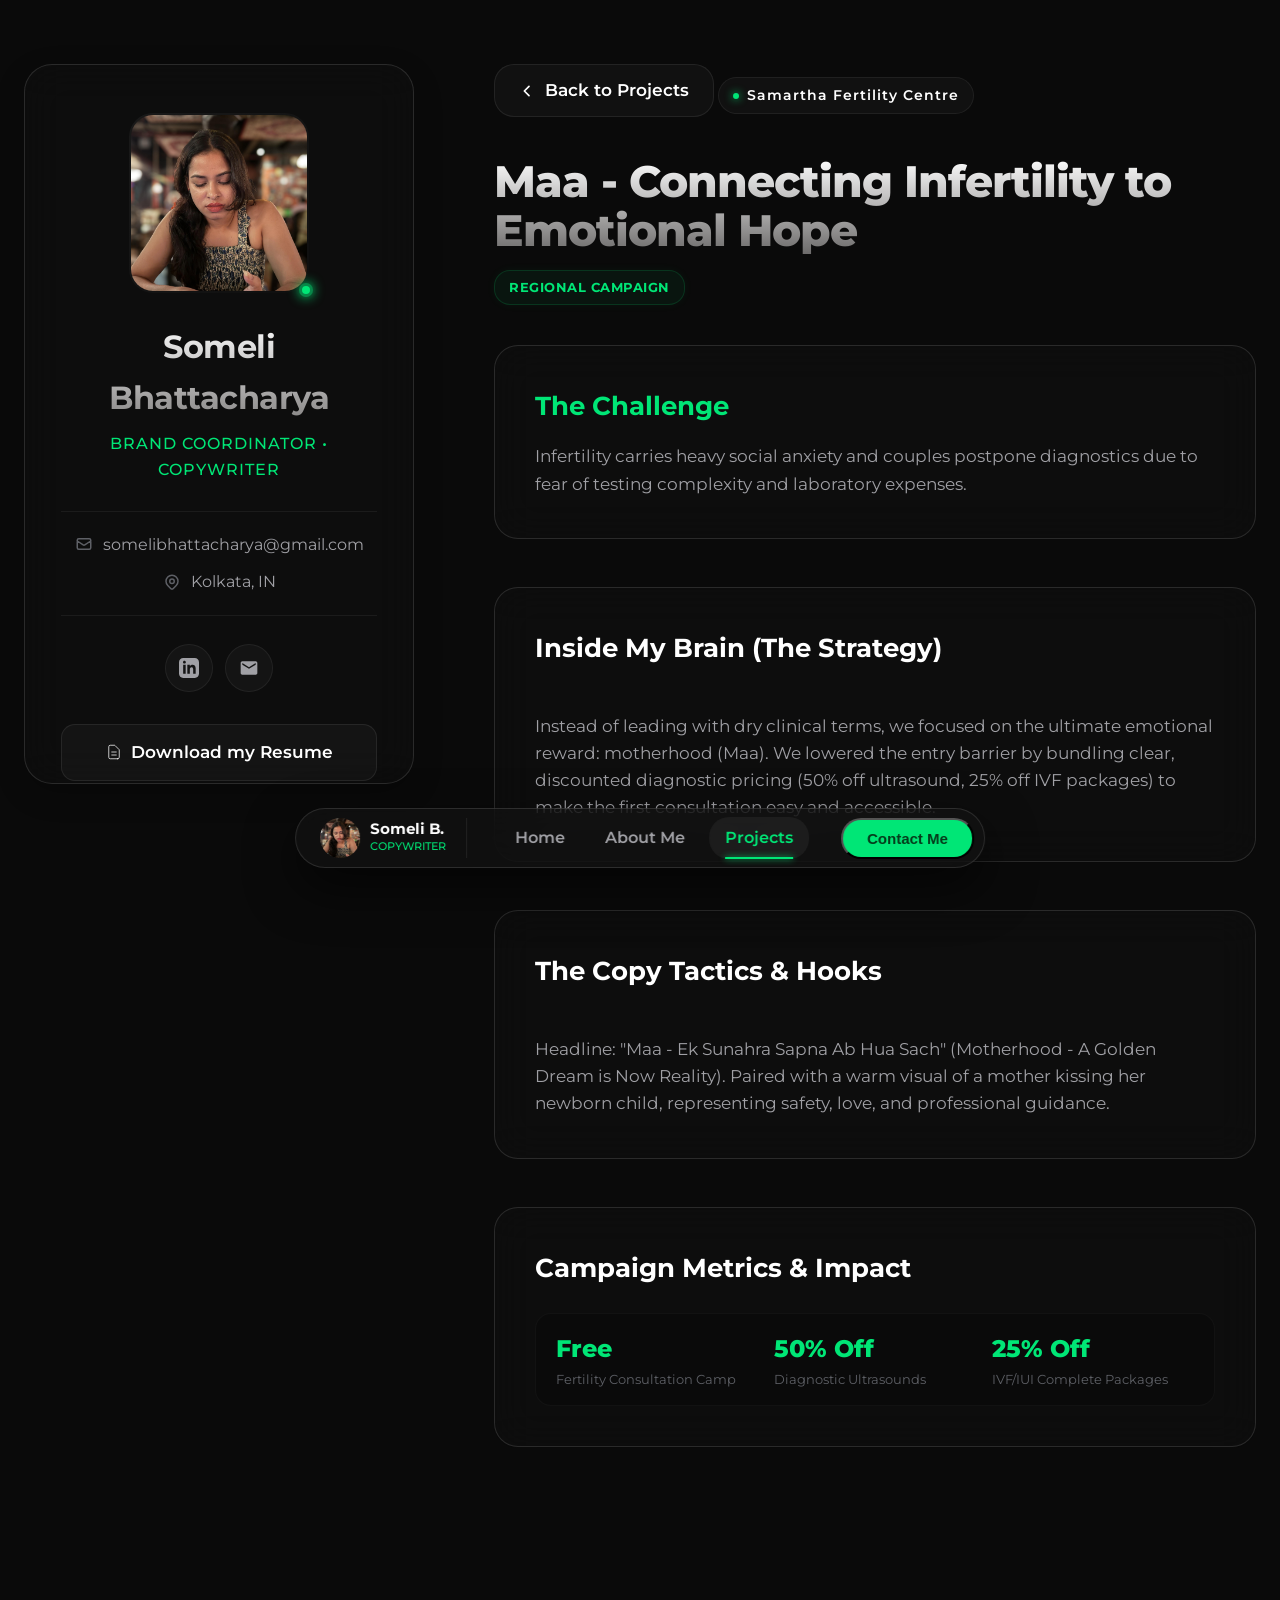
<file: projects/samartha-fertility.html>
<!DOCTYPE html>
<html lang="en">
<head>
    <meta charset="UTF-8">
    <meta name="viewport" content="width=device-width, initial-scale=1.0">
    <title>Maa - Connecting Infertility to Emotional Hope | Someli Bhattacharya</title>
    <meta name="description" content="Detailed copywriting case study for Samartha Fertility Centre by Someli Bhattacharya.">
    <!-- Google Fonts -->
    <link rel="preconnect" href="https://fonts.googleapis.com">
    <link rel="preconnect" href="https://fonts.gstatic.com" crossorigin>
    <link href="https://fonts.googleapis.com/css2?family=Montserrat:wght@300;400;500;600;700;800;900&family=Outfit:wght@300;400;500;600;700;800&family=Plus+Jakarta+Sans:wght@300;400;500;600;700;800&display=swap" rel="stylesheet">
    <link rel="stylesheet" href="../style.css">
</head>
<body>

    <!-- Scroll Progress Indicator -->
    <div class="scroll-progress-container">
        <div class="scroll-progress-bar" id="scroll-bar"></div>
    </div>

    <!-- Main Container -->
    <div class="app-container">

        <!-- Left Column: Profile Card (Sticky on Desktop) -->
        <aside class="profile-sidebar">
            <div class="profile-card">
                <div class="avatar-container">
                    <img src="../someli_profile_headshot.jpeg" alt="Someli Bhattacharya" class="profile-avatar">
                    <div class="status-indicator"></div>
                </div>
                
                <h1 class="profile-name">Someli Bhattacharya</h1>
                <p class="profile-title">Brand Coordinator • Copywriter</p>
                
                <div class="profile-info">
                    <div class="info-item">
                        <svg class="info-icon" fill="none" stroke="currentColor" viewBox="0 0 24 24"><path stroke-linecap="round" stroke-linejoin="round" stroke-width="2" d="M3 8l7.89 5.26a2 2 0 002.22 0L21 8M5 19h14a2 2 0 002-2V7a2 2 0 00-2-2H5a2 2 0 00-2 2v10a2 2 0 002 2z"></path></svg>
                        <a href="mailto:somelibhattacharya@gmail.com" class="info-text">somelibhattacharya@gmail.com</a>
                    </div>
                    <div class="info-item">
                        <svg class="info-icon" fill="none" stroke="currentColor" viewBox="0 0 24 24"><path stroke-linecap="round" stroke-linejoin="round" stroke-width="2" d="M17.657 16.657L13.414 20.9a1.998 1.998 0 01-2.827 0l-4.244-4.243a8 8 0 1111.314 0z"></path><path stroke-linecap="round" stroke-linejoin="round" stroke-width="2" d="M15 11a3 3 0 11-6 0 3 3 0 016 0z"></path></svg>
                        <span class="info-text">Kolkata, IN</span>
                    </div>
                </div>

                <div class="social-links">
                    <a href="https://linkedin.com" target="_blank" aria-label="LinkedIn" class="social-icon">
                        <svg fill="currentColor" viewBox="0 0 24 24" width="20" height="20"><path d="M19 0h-14c-2.761 0-5 2.239-5 5v14c0 2.761 2.239 5 5 5h14c2.762 0 5-2.239 5-5v-14c0-2.761-2.238-5-5-5zm-11 19h-3v-11h3v11zm-1.5-12.268c-.966 0-1.75-.779-1.75-1.75s.784-1.75 1.75-1.75 1.75.779 1.75 1.75-.784 1.75-1.75 1.75zm13.5 12.268h-3v-5.604c0-3.368-4-3.113-4 0v5.604h-3v-11h3v1.765c1.396-2.586 7-2.777 7 2.476v6.759z"/></svg>
                    </a>
                    <a href="mailto:somelibhattacharya@gmail.com" aria-label="Email" class="social-icon">
                        <svg fill="currentColor" viewBox="0 0 24 24" width="20" height="20"><path d="M20 4H4c-1.1 0-1.99.9-1.99 2L2 18c0 1.1.9 2 2 2h16c1.1 0 2-.9 2-2V6c0-1.1-.9-2-2-2zm0 4l-8 5-8-5V6l8 5 8-5v2z"/></svg>
                    </a>
                </div>

                <div class="action-buttons">
                    <a href="../Resume_Someli_Bhattacharya_2026.pdf" download="Resume_Someli_Bhattacharya_2026.pdf" class="btn btn-secondary w-full" id="btn-view-cv">
                        <svg class="btn-icon" fill="none" stroke="currentColor" viewBox="0 0 24 24"><path stroke-linecap="round" stroke-linejoin="round" d="M9 12h6m-6 4h6m2 5H7a2 2 0 01-2-2V5a2 2 0 012-2h5.586a1 1 0 01.707.293l5.414 5.414a1 1 0 01.293.707V19a2 2 0 01-2 2z"></path></svg>
                        Download my Resume
                    </a>
                    <a href="#contact" class="btn btn-primary w-full" id="btn-contact-me">
                        <svg class="btn-icon" fill="none" stroke="currentColor" viewBox="0 0 24 24"><path stroke-linecap="round" stroke-linejoin="round" d="M8 12h.01M12 12h.01M16 12h.01M21 12c0 4.418-4.03 8-9 8a9.863 9.863 0 01-4.255-.949L3 20l1.395-3.72C3.512 15.042 3 13.574 3 12c0-4.418 4.03-8 9-8s9 3.582 9 8z"></path></svg>
                        Contact Me
                    </a>
                </div>
            </div>
        </aside>

        <!-- Right Column: Content Area -->
        <main class="content-area">
            <section class="content-section active" style="padding-top: 0;">
                
                <!-- Back to Projects Button -->
                <a href="../index.html#projects" class="btn btn-secondary" style="margin-bottom: 40px; display: inline-flex; align-items: center; gap: 10px; padding: 12px 24px; border-radius: 20px;">
                    <svg fill="none" stroke="currentColor" stroke-width="2.5" viewBox="0 0 24 24" width="16" height="16" style="transform: rotate(180deg);"><path stroke-linecap="round" stroke-linejoin="round" d="M9 5l7 7-7 7"></path></svg>
                    Back to Projects
                </a>

                <div class="section-badge">
                    <span class="badge-dot"></span> Samartha Fertility Centre
                </div>

                <h1 class="section-title" style="font-size: 44px; margin-bottom: 16px;">
                    Maa - Connecting Infertility to Emotional Hope
                </h1>
                
                <span class="project-badge green-glowing" style="display: inline-block; margin-bottom: 40px;">
                    Regional Campaign
                </span>

                <!-- 1. The Challenge -->
                <div class="feature-card" style="margin-top: 0; margin-bottom: 32px;">
                    <h4 class="feature-title" style="color: var(--color-primary);">The Challenge</h4>
                    <p class="feature-desc" style="margin-bottom: 0;">
                        Infertility carries heavy social anxiety and couples postpone diagnostics due to fear of testing complexity and laboratory expenses.
                    </p>
                </div>

                <!-- 2. Inside My Brain (The Strategy) -->
                <div class="feature-card" style="margin-bottom: 32px;">
                    <h4 class="feature-title">Inside My Brain (The Strategy)</h4>
                    <p class="feature-desc" style="margin-bottom: 0; white-space: pre-line;">
                        Instead of leading with dry clinical terms, we focused on the ultimate emotional reward: motherhood (Maa). We lowered the entry barrier by bundling clear, discounted diagnostic pricing (50% off ultrasound, 25% off IVF packages) to make the first consultation easy and accessible.
                    </p>
                </div>

                <!-- 3. The Copy Tactics & Hooks -->
                <div class="feature-card" style="margin-bottom: 32px;">
                    <h4 class="feature-title">The Copy Tactics & Hooks</h4>
                    <p class="feature-desc" style="margin-bottom: 0; white-space: pre-line;">
                        Headline: "Maa - Ek Sunahra Sapna Ab Hua Sach" (Motherhood - A Golden Dream is Now Reality). Paired with a warm visual of a mother kissing her newborn child, representing safety, love, and professional guidance.
                    </p>
                </div>

                <!-- 4. Campaign Metrics -->
                <div class="feature-card" style="margin-bottom: 48px;">
                    <h4 class="feature-title">Campaign Metrics & Impact</h4>
                    <div class="brain-metrics" style="margin-top: 24px;">
                        <div class="metric-mini"><strong>Free</strong> <span>Fertility Consultation Camp</span></div>
                        <div class="metric-mini"><strong>50% Off</strong> <span>Diagnostic Ultrasounds</span></div>
                        <div class="metric-mini"><strong>25% Off</strong> <span>IVF/IUI Complete Packages</span></div>

                    </div>
                </div>

            </section>
        </main>

        <!-- Floating Bottom Navbar (Desktop + Mobile) -->
        <nav class="floating-navbar">
            <div class="navbar-profile">
                <img src="../someli_profile_headshot.jpeg" alt="Someli" class="nav-thumb">
                <div class="nav-profile-text">
                    <span class="nav-name">Someli B.</span>
                    <span class="nav-role">Copywriter</span>
                </div>
            </div>

            <ul class="nav-menu">
                <li class="nav-item" data-section="home">
                    <a href="../index.html#home" class="nav-link">Home</a>
                </li>
                <li class="nav-item" data-section="about">
                    <a href="../index.html#about" class="nav-link">About Me</a>
                </li>
                <li class="nav-item active" data-section="projects">
                    <a href="../index.html#projects" class="nav-link">Projects</a>
                </li>
            </ul>

            <div class="navbar-actions">
                <button class="btn btn-nav-cta" id="btn-hire-me">Contact Me</button>
            </div>
        </nav>

    </div>

    <!-- Contact Modal (Global Overlay) -->
    <div id="contact-modal" class="modal-overlay">
        <div class="modal-card">
            <button id="btn-close-modal" class="btn-close-modal" aria-label="Close Contact Form">
                <svg fill="none" stroke="currentColor" stroke-width="2" viewBox="0 0 24 24" width="20" height="20"><path stroke-linecap="round" stroke-linejoin="round" d="M6 18L18 6M6 6l12 12"></path></svg>
            </button>
            
            <div class="modal-header">
                <div class="section-badge">
                    <span class="badge-dot"></span> CONTACT
                </div>
                <h2 class="modal-title">Let's Write the Next Chapter Together</h2>
                <p class="modal-desc">
                    Looking for a brand coordinator who can write, lead campaigns, and ensure on-time execution? Drop me a message!
                </p>
            </div>

            <div class="contact-box">
                <div class="contact-details-grid">
                    <div class="contact-detail-card">
                        <span class="detail-icon-wrapper">
                            <svg fill="none" stroke="currentColor" stroke-width="2" viewBox="0 0 24 24" width="18" height="18"><path stroke-linecap="round" stroke-linejoin="round" d="M3 8l7.89 5.26a2 2 0 002.22 0L21 8M5 19h14a2 2 0 002-2V7a2 2 0 00-2-2H5a2 2 0 00-2 2v10a2 2 0 002 2z"></path></svg>
                        </span>
                        <h4>Email Me</h4>
                        <a href="mailto:somelibhattacharya@gmail.com">somelibhattacharya@gmail.com</a>
                    </div>
                    <div class="contact-detail-card">
                        <span class="detail-icon-wrapper">
                            <svg fill="none" stroke="currentColor" stroke-width="2" viewBox="0 0 24 24" width="18" height="18"><path stroke-linecap="round" stroke-linejoin="round" d="M13.828 10.172a4 4 0 00-5.656 0l-4 4a4 4 0 105.656 5.656l1.102-1.101m-.758-4.899a4 4 0 005.656 0l4-4a4 4 0 00-5.656-5.656l-1.1 1.1"></path></svg>
                        </span>
                        <h4>LinkedIn</h4>
                        <a href="https://linkedin.com" target="_blank">linkedin.com/in/someli-bhattacharya</a>
                    </div>
                </div>

                <!-- Contact Form -->
                <form id="portfolio-contact-form" class="contact-form">
                    <div class="form-row-2">
                        <div class="form-group">
                            <label for="name">Your Name</label>
                            <input type="text" id="name" required placeholder="John Doe">
                        </div>
                        <div class="form-group">
                            <label for="email">Your Email</label>
                            <input type="email" id="email" required placeholder="john@example.com">
                        </div>
                    </div>
                    
                    <div class="form-group">
                        <label for="subject">Subject</label>
                        <input type="text" id="subject" required placeholder="Project Inquiry / Hiring Details">
                    </div>

                    <div class="form-group">
                        <label for="message">Message</label>
                        <textarea id="message" rows="4" required placeholder="Hi Someli, I would love to collaborate on..."></textarea>
                    </div>

                    <button type="submit" class="btn btn-primary btn-submit">
                        <span>Send Message</span>
                        <svg class="send-icon" fill="none" stroke="currentColor" stroke-width="2" viewBox="0 0 24 24" width="16" height="16"><path stroke-linecap="round" stroke-linejoin="round" d="M12 19l9 2-9-18-9 18 9-2zm0 0v-8"></path></svg>
                    </button>
                </form>

                <!-- Success Message -->
                <div id="form-success-overlay" class="success-overlay">
                    <div class="success-content">
                        <div class="success-icon-wrapper">
                            <svg fill="none" stroke="currentColor" stroke-width="3" viewBox="0 0 24 24" width="24" height="24"><path stroke-linecap="round" stroke-linejoin="round" d="M5 13l4 4L19 7"></path></svg>
                        </div>
                        <h3>Message Sent Successfully!</h3>
                        <p>Thank you for reaching out, Someli will get back to you shortly.</p>
                        <button class="btn btn-primary" id="btn-close-success">Close</button>
                    </div>
                </div>
            </div>
        </div>
    </div>

    <!-- Script File -->
    <script src="../script.js"></script>
</body>
</html>
</file>
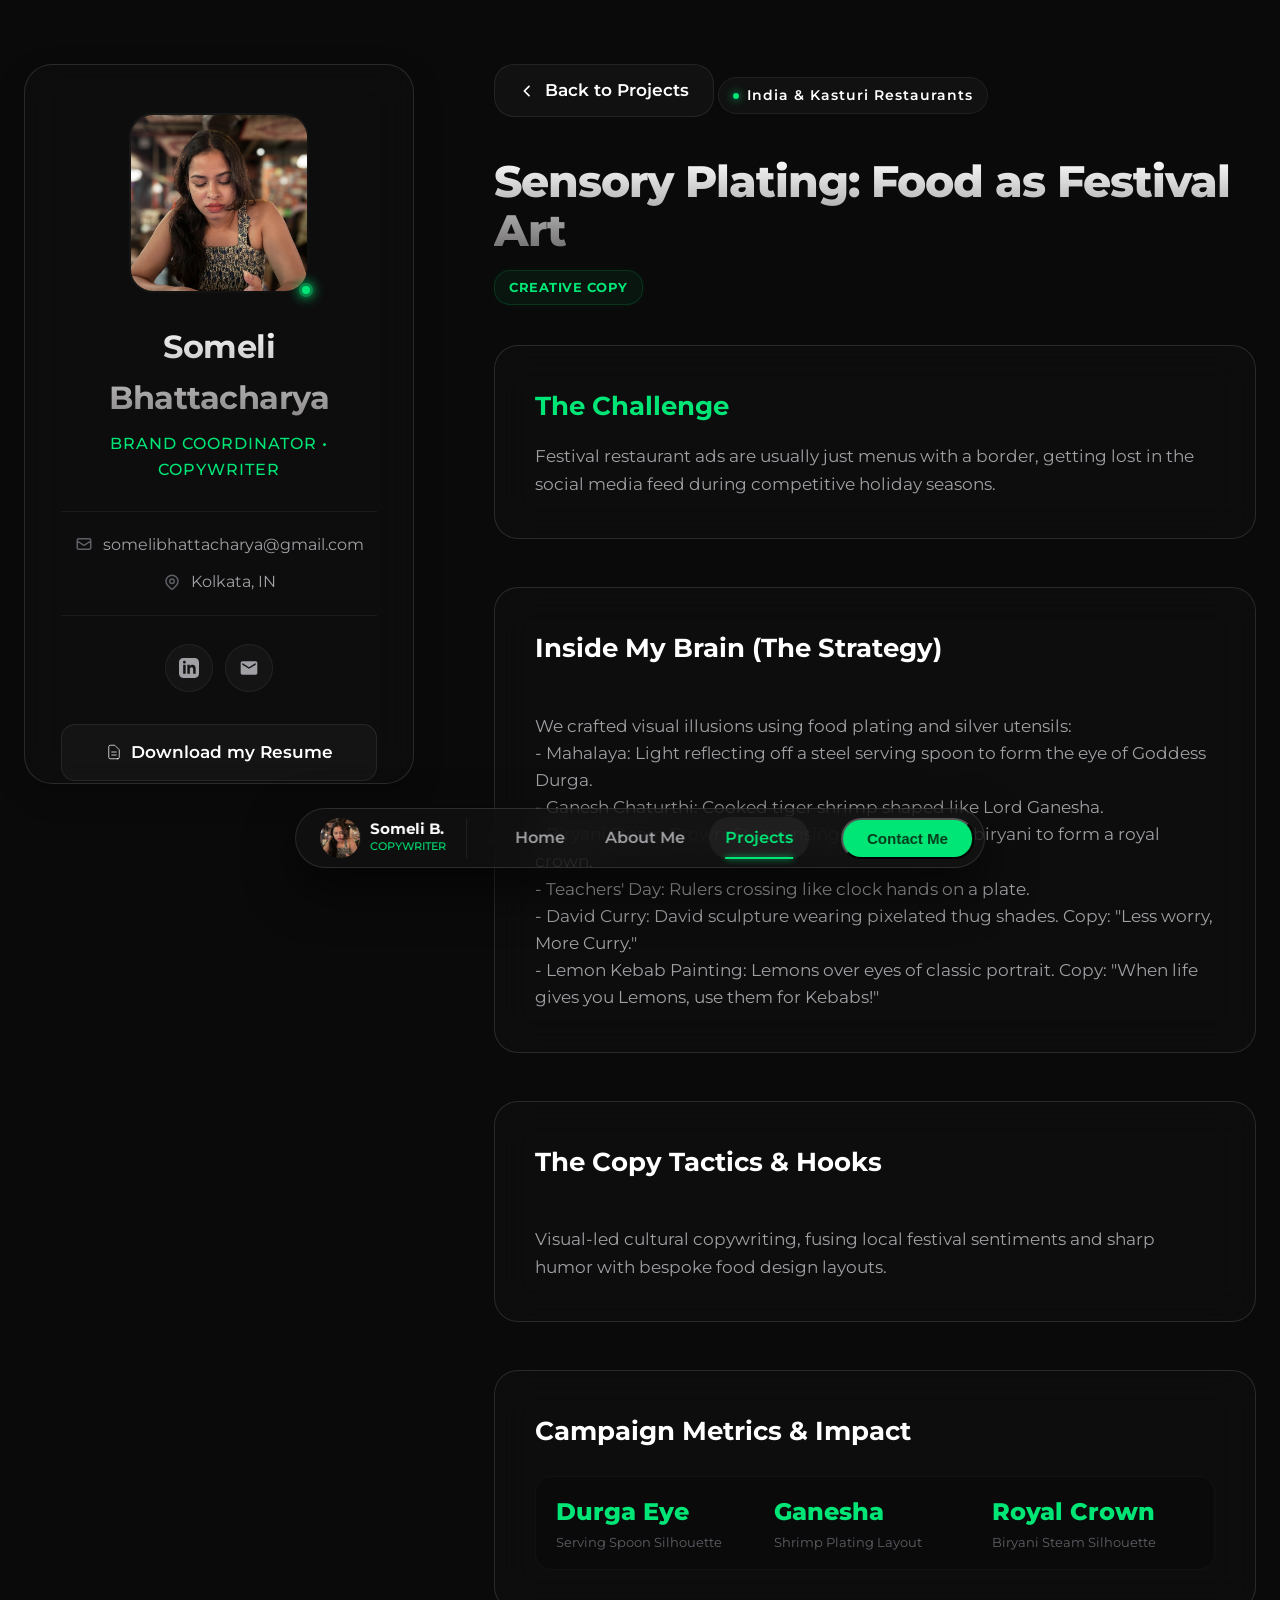
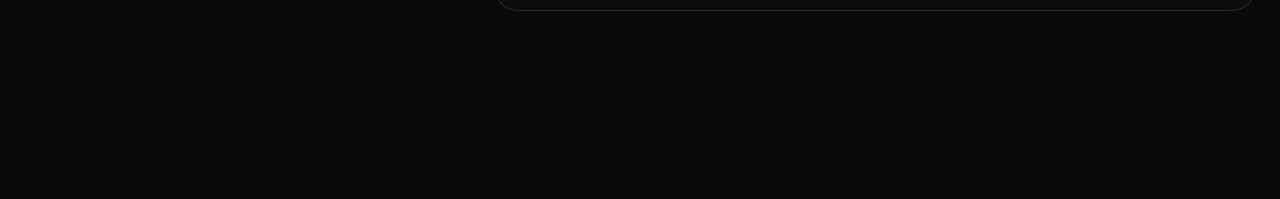
<file: projects/sensory-plating.html>
<!DOCTYPE html>
<html lang="en">
<head>
    <meta charset="UTF-8">
    <meta name="viewport" content="width=device-width, initial-scale=1.0">
    <title>Sensory Plating: Food as Festival Art | Someli Bhattacharya</title>
    <meta name="description" content="Detailed copywriting case study for India & Kasturi Restaurants by Someli Bhattacharya.">
    <!-- Google Fonts -->
    <link rel="preconnect" href="https://fonts.googleapis.com">
    <link rel="preconnect" href="https://fonts.gstatic.com" crossorigin>
    <link href="https://fonts.googleapis.com/css2?family=Montserrat:wght@300;400;500;600;700;800;900&family=Outfit:wght@300;400;500;600;700;800&family=Plus+Jakarta+Sans:wght@300;400;500;600;700;800&display=swap" rel="stylesheet">
    <link rel="stylesheet" href="../style.css">
</head>
<body>

    <!-- Scroll Progress Indicator -->
    <div class="scroll-progress-container">
        <div class="scroll-progress-bar" id="scroll-bar"></div>
    </div>

    <!-- Main Container -->
    <div class="app-container">

        <!-- Left Column: Profile Card (Sticky on Desktop) -->
        <aside class="profile-sidebar">
            <div class="profile-card">
                <div class="avatar-container">
                    <img src="../someli_profile_headshot.jpeg" alt="Someli Bhattacharya" class="profile-avatar">
                    <div class="status-indicator"></div>
                </div>
                
                <h1 class="profile-name">Someli Bhattacharya</h1>
                <p class="profile-title">Brand Coordinator • Copywriter</p>
                
                <div class="profile-info">
                    <div class="info-item">
                        <svg class="info-icon" fill="none" stroke="currentColor" viewBox="0 0 24 24"><path stroke-linecap="round" stroke-linejoin="round" stroke-width="2" d="M3 8l7.89 5.26a2 2 0 002.22 0L21 8M5 19h14a2 2 0 002-2V7a2 2 0 00-2-2H5a2 2 0 00-2 2v10a2 2 0 002 2z"></path></svg>
                        <a href="mailto:somelibhattacharya@gmail.com" class="info-text">somelibhattacharya@gmail.com</a>
                    </div>
                    <div class="info-item">
                        <svg class="info-icon" fill="none" stroke="currentColor" viewBox="0 0 24 24"><path stroke-linecap="round" stroke-linejoin="round" stroke-width="2" d="M17.657 16.657L13.414 20.9a1.998 1.998 0 01-2.827 0l-4.244-4.243a8 8 0 1111.314 0z"></path><path stroke-linecap="round" stroke-linejoin="round" stroke-width="2" d="M15 11a3 3 0 11-6 0 3 3 0 016 0z"></path></svg>
                        <span class="info-text">Kolkata, IN</span>
                    </div>
                </div>

                <div class="social-links">
                    <a href="https://linkedin.com" target="_blank" aria-label="LinkedIn" class="social-icon">
                        <svg fill="currentColor" viewBox="0 0 24 24" width="20" height="20"><path d="M19 0h-14c-2.761 0-5 2.239-5 5v14c0 2.761 2.239 5 5 5h14c2.762 0 5-2.239 5-5v-14c0-2.761-2.238-5-5-5zm-11 19h-3v-11h3v11zm-1.5-12.268c-.966 0-1.75-.779-1.75-1.75s.784-1.75 1.75-1.75 1.75.779 1.75 1.75-.784 1.75-1.75 1.75zm13.5 12.268h-3v-5.604c0-3.368-4-3.113-4 0v5.604h-3v-11h3v1.765c1.396-2.586 7-2.777 7 2.476v6.759z"/></svg>
                    </a>
                    <a href="mailto:somelibhattacharya@gmail.com" aria-label="Email" class="social-icon">
                        <svg fill="currentColor" viewBox="0 0 24 24" width="20" height="20"><path d="M20 4H4c-1.1 0-1.99.9-1.99 2L2 18c0 1.1.9 2 2 2h16c1.1 0 2-.9 2-2V6c0-1.1-.9-2-2-2zm0 4l-8 5-8-5V6l8 5 8-5v2z"/></svg>
                    </a>
                </div>

                <div class="action-buttons">
                    <a href="../Resume_Someli_Bhattacharya_2026.pdf" download="Resume_Someli_Bhattacharya_2026.pdf" class="btn btn-secondary w-full" id="btn-view-cv">
                        <svg class="btn-icon" fill="none" stroke="currentColor" viewBox="0 0 24 24"><path stroke-linecap="round" stroke-linejoin="round" d="M9 12h6m-6 4h6m2 5H7a2 2 0 01-2-2V5a2 2 0 012-2h5.586a1 1 0 01.707.293l5.414 5.414a1 1 0 01.293.707V19a2 2 0 01-2 2z"></path></svg>
                        Download my Resume
                    </a>
                    <a href="#contact" class="btn btn-primary w-full" id="btn-contact-me">
                        <svg class="btn-icon" fill="none" stroke="currentColor" viewBox="0 0 24 24"><path stroke-linecap="round" stroke-linejoin="round" d="M8 12h.01M12 12h.01M16 12h.01M21 12c0 4.418-4.03 8-9 8a9.863 9.863 0 01-4.255-.949L3 20l1.395-3.72C3.512 15.042 3 13.574 3 12c0-4.418 4.03-8 9-8s9 3.582 9 8z"></path></svg>
                        Contact Me
                    </a>
                </div>
            </div>
        </aside>

        <!-- Right Column: Content Area -->
        <main class="content-area">
            <section class="content-section active" style="padding-top: 0;">
                
                <!-- Back to Projects Button -->
                <a href="../index.html#projects" class="btn btn-secondary" style="margin-bottom: 40px; display: inline-flex; align-items: center; gap: 10px; padding: 12px 24px; border-radius: 20px;">
                    <svg fill="none" stroke="currentColor" stroke-width="2.5" viewBox="0 0 24 24" width="16" height="16" style="transform: rotate(180deg);"><path stroke-linecap="round" stroke-linejoin="round" d="M9 5l7 7-7 7"></path></svg>
                    Back to Projects
                </a>

                <div class="section-badge">
                    <span class="badge-dot"></span> India & Kasturi Restaurants
                </div>

                <h1 class="section-title" style="font-size: 44px; margin-bottom: 16px;">
                    Sensory Plating: Food as Festival Art
                </h1>
                
                <span class="project-badge green-glowing" style="display: inline-block; margin-bottom: 40px;">
                    Creative Copy
                </span>

                <!-- 1. The Challenge -->
                <div class="feature-card" style="margin-top: 0; margin-bottom: 32px;">
                    <h4 class="feature-title" style="color: var(--color-primary);">The Challenge</h4>
                    <p class="feature-desc" style="margin-bottom: 0;">
                        Festival restaurant ads are usually just menus with a border, getting lost in the social media feed during competitive holiday seasons.
                    </p>
                </div>

                <!-- 2. Inside My Brain (The Strategy) -->
                <div class="feature-card" style="margin-bottom: 32px;">
                    <h4 class="feature-title">Inside My Brain (The Strategy)</h4>
                    <p class="feature-desc" style="margin-bottom: 0; white-space: pre-line;">
                        We crafted visual illusions using food plating and silver utensils:
- Mahalaya: Light reflecting off a steel serving spoon to form the eye of Goddess Durga.
- Ganesh Chaturthi: Cooked tiger shrimp shaped like Lord Ganesha.
- Biryani Steam Crown: Steam rising from a plate of biryani to form a royal crown.
- Teachers' Day: Rulers crossing like clock hands on a plate.
- David Curry: David sculpture wearing pixelated thug shades. Copy: "Less worry, More Curry."
- Lemon Kebab Painting: Lemons over eyes of classic portrait. Copy: "When life gives you Lemons, use them for Kebabs!"
                    </p>
                </div>

                <!-- 3. The Copy Tactics & Hooks -->
                <div class="feature-card" style="margin-bottom: 32px;">
                    <h4 class="feature-title">The Copy Tactics & Hooks</h4>
                    <p class="feature-desc" style="margin-bottom: 0; white-space: pre-line;">
                        Visual-led cultural copywriting, fusing local festival sentiments and sharp humor with bespoke food design layouts.
                    </p>
                </div>

                <!-- 4. Campaign Metrics -->
                <div class="feature-card" style="margin-bottom: 48px;">
                    <h4 class="feature-title">Campaign Metrics & Impact</h4>
                    <div class="brain-metrics" style="margin-top: 24px;">
                        <div class="metric-mini"><strong>Durga Eye</strong> <span>Serving Spoon Silhouette</span></div>
                        <div class="metric-mini"><strong>Ganesha</strong> <span>Shrimp Plating Layout</span></div>
                        <div class="metric-mini"><strong>Royal Crown</strong> <span>Biryani Steam Silhouette</span></div>

                    </div>
                </div>

            </section>
        </main>

        <!-- Floating Bottom Navbar (Desktop + Mobile) -->
        <nav class="floating-navbar">
            <div class="navbar-profile">
                <img src="../someli_profile_headshot.jpeg" alt="Someli" class="nav-thumb">
                <div class="nav-profile-text">
                    <span class="nav-name">Someli B.</span>
                    <span class="nav-role">Copywriter</span>
                </div>
            </div>

            <ul class="nav-menu">
                <li class="nav-item" data-section="home">
                    <a href="../index.html#home" class="nav-link">Home</a>
                </li>
                <li class="nav-item" data-section="about">
                    <a href="../index.html#about" class="nav-link">About Me</a>
                </li>
                <li class="nav-item active" data-section="projects">
                    <a href="../index.html#projects" class="nav-link">Projects</a>
                </li>
            </ul>

            <div class="navbar-actions">
                <button class="btn btn-nav-cta" id="btn-hire-me">Contact Me</button>
            </div>
        </nav>

    </div>

    <!-- Contact Modal (Global Overlay) -->
    <div id="contact-modal" class="modal-overlay">
        <div class="modal-card">
            <button id="btn-close-modal" class="btn-close-modal" aria-label="Close Contact Form">
                <svg fill="none" stroke="currentColor" stroke-width="2" viewBox="0 0 24 24" width="20" height="20"><path stroke-linecap="round" stroke-linejoin="round" d="M6 18L18 6M6 6l12 12"></path></svg>
            </button>
            
            <div class="modal-header">
                <div class="section-badge">
                    <span class="badge-dot"></span> CONTACT
                </div>
                <h2 class="modal-title">Let's Write the Next Chapter Together</h2>
                <p class="modal-desc">
                    Looking for a brand coordinator who can write, lead campaigns, and ensure on-time execution? Drop me a message!
                </p>
            </div>

            <div class="contact-box">
                <div class="contact-details-grid">
                    <div class="contact-detail-card">
                        <span class="detail-icon-wrapper">
                            <svg fill="none" stroke="currentColor" stroke-width="2" viewBox="0 0 24 24" width="18" height="18"><path stroke-linecap="round" stroke-linejoin="round" d="M3 8l7.89 5.26a2 2 0 002.22 0L21 8M5 19h14a2 2 0 002-2V7a2 2 0 00-2-2H5a2 2 0 00-2 2v10a2 2 0 002 2z"></path></svg>
                        </span>
                        <h4>Email Me</h4>
                        <a href="mailto:somelibhattacharya@gmail.com">somelibhattacharya@gmail.com</a>
                    </div>
                    <div class="contact-detail-card">
                        <span class="detail-icon-wrapper">
                            <svg fill="none" stroke="currentColor" stroke-width="2" viewBox="0 0 24 24" width="18" height="18"><path stroke-linecap="round" stroke-linejoin="round" d="M13.828 10.172a4 4 0 00-5.656 0l-4 4a4 4 0 105.656 5.656l1.102-1.101m-.758-4.899a4 4 0 005.656 0l4-4a4 4 0 00-5.656-5.656l-1.1 1.1"></path></svg>
                        </span>
                        <h4>LinkedIn</h4>
                        <a href="https://linkedin.com" target="_blank">linkedin.com/in/someli-bhattacharya</a>
                    </div>
                </div>

                <!-- Contact Form -->
                <form id="portfolio-contact-form" class="contact-form">
                    <div class="form-row-2">
                        <div class="form-group">
                            <label for="name">Your Name</label>
                            <input type="text" id="name" required placeholder="John Doe">
                        </div>
                        <div class="form-group">
                            <label for="email">Your Email</label>
                            <input type="email" id="email" required placeholder="john@example.com">
                        </div>
                    </div>
                    
                    <div class="form-group">
                        <label for="subject">Subject</label>
                        <input type="text" id="subject" required placeholder="Project Inquiry / Hiring Details">
                    </div>

                    <div class="form-group">
                        <label for="message">Message</label>
                        <textarea id="message" rows="4" required placeholder="Hi Someli, I would love to collaborate on..."></textarea>
                    </div>

                    <button type="submit" class="btn btn-primary btn-submit">
                        <span>Send Message</span>
                        <svg class="send-icon" fill="none" stroke="currentColor" stroke-width="2" viewBox="0 0 24 24" width="16" height="16"><path stroke-linecap="round" stroke-linejoin="round" d="M12 19l9 2-9-18-9 18 9-2zm0 0v-8"></path></svg>
                    </button>
                </form>

                <!-- Success Message -->
                <div id="form-success-overlay" class="success-overlay">
                    <div class="success-content">
                        <div class="success-icon-wrapper">
                            <svg fill="none" stroke="currentColor" stroke-width="3" viewBox="0 0 24 24" width="24" height="24"><path stroke-linecap="round" stroke-linejoin="round" d="M5 13l4 4L19 7"></path></svg>
                        </div>
                        <h3>Message Sent Successfully!</h3>
                        <p>Thank you for reaching out, Someli will get back to you shortly.</p>
                        <button class="btn btn-primary" id="btn-close-success">Close</button>
                    </div>
                </div>
            </div>
        </div>
    </div>

    <!-- Script File -->
    <script src="../script.js"></script>
</body>
</html>
</file>
<file: style.css>
/* ==========================================================================
   CSS DESIGN SYSTEM & STYLING - SOMELI BHATTACHARYA PORTFOLIO
   ========================================================================== */

/* Custom Variables */
:root {
    --color-bg: #0a0a0a;
    --color-card-bg: rgba(19, 19, 19, 0.45);
    --color-card-border: rgba(255, 255, 255, 0.12);
    --color-primary: #00e676; /* Bright Neon Emerald Green */
    --color-primary-hover: #00c853;
    --color-primary-glow: rgba(0, 230, 118, 0.25);
    --color-text-white: #ffffff;
    --color-text-gray: #a0a0a5;
    --color-text-muted: #5e6066;
    
    --font-heading: 'Montserrat', 'Outfit', 'Plus Jakarta Sans', -apple-system, BlinkMacSystemFont, sans-serif;
    --font-body: 'Montserrat', 'Plus Jakarta Sans', -apple-system, BlinkMacSystemFont, sans-serif;
    
    --transition-smooth: all 0.35s cubic-bezier(0.25, 0.8, 0.25, 1);
    --transition-fast: all 0.2s ease-in-out;
}

/* Reset & Base Styles */
* {
    margin: 0;
    padding: 0;
    box-sizing: border-box;
    scroll-behavior: smooth;
}

body {
    background-color: var(--color-bg);
    color: var(--color-text-gray);
    font-family: var(--font-body);
    line-height: 1.6;
    overflow-x: hidden;
    -webkit-font-smoothing: antialiased;
}

a {
    color: inherit;
    text-decoration: none;
    transition: var(--transition-fast);
}

/* Custom Scrollbar */
::-webkit-scrollbar {
    width: 8px;
}
::-webkit-scrollbar-track {
    background: var(--color-bg);
}
::-webkit-scrollbar-thumb {
    background: rgba(255, 255, 255, 0.1);
    border-radius: 10px;
}
::-webkit-scrollbar-thumb:hover {
    background: rgba(255, 255, 255, 0.2);
}

/* App Container Layout (Desktop Grid) */
.app-container {
    display: grid;
    grid-template-columns: 390px 1fr;
    gap: 80px;
    max-width: 1280px;
    margin: 0 auto;
    padding: 64px 24px 140px 24px;
    position: relative;
}

/* Sidebar Styling (Sticky on Desktop) */
.profile-sidebar {
    position: sticky;
    top: 64px;
    height: calc(100vh - 180px);
    display: flex;
    flex-direction: column;
}

.profile-card {
    background-color: var(--color-card-bg);
    border: 1px solid var(--color-card-border);
    border-radius: 28px;
    padding: 48px 36px;
    display: flex;
    flex-direction: column;
    align-items: center;
    text-align: center;
    box-shadow: 0 10px 30px rgba(0, 0, 0, 0.2);
    height: 100%;
    overflow-y: auto;
    /* Hide scrollbar in sidebar card if it overflows on short screens */
    scrollbar-width: none; 
    backdrop-filter: blur(20px);
    -webkit-backdrop-filter: blur(20px);
}
.profile-card::-webkit-scrollbar {
    display: none;
}

/* Avatar Container with glowing indicator */
.avatar-container {
    width: 180px;
    height: 180px;
    border-radius: 24px;
    position: relative;
    margin-bottom: 28px;
    background: linear-gradient(135deg, rgba(255,255,255,0.05), rgba(255,255,255,0.01));
    padding: 2px;
}

.profile-avatar {
    width: 100%;
    height: 100%;
    border-radius: 22px;
    object-fit: cover;
    display: block;
}

.status-indicator {
    width: 14px;
    height: 14px;
    background-color: var(--color-primary);
    border: 3px solid var(--color-card-bg);
    border-radius: 50%;
    position: absolute;
    bottom: -4px;
    right: -4px;
    box-shadow: 0 0 12px var(--color-primary);
}

.profile-name {
    font-family: var(--font-heading);
    font-size: 32px;
    font-weight: 700;
    color: var(--color-text-white);
    background: linear-gradient(180deg, #ffffff 0%, rgba(229, 226, 225, 0.55) 100%);
    -webkit-background-clip: text;
    -webkit-text-fill-color: transparent;
    margin-bottom: 8px;
    letter-spacing: -0.5px;
}

.profile-title {
    font-size: 16px;
    font-weight: 500;
    color: var(--color-primary);
    text-transform: uppercase;
    letter-spacing: 1px;
    margin-bottom: 28px;
}

.profile-info {
    width: 100%;
    border-top: 1px solid rgba(255, 255, 255, 0.06);
    border-bottom: 1px solid rgba(255, 255, 255, 0.06);
    padding: 20px 0;
    margin-bottom: 28px;
    display: flex;
    flex-direction: column;
    gap: 12px;
}

.info-item {
    display: flex;
    align-items: center;
    justify-content: center;
    gap: 10px;
    color: var(--color-text-gray);
    font-size: 16px;
}

.info-icon {
    width: 18px;
    height: 18px;
    color: var(--color-text-muted);
}

.info-text:hover {
    color: var(--color-primary);
}

/* Social Buttons */
.social-links {
    display: flex;
    gap: 12px;
    margin-bottom: 32px;
}

.social-icon {
    width: 48px;
    height: 48px;
    border-radius: 50%;
    background-color: rgba(255, 255, 255, 0.03);
    border: 1px solid rgba(255, 255, 255, 0.06);
    color: var(--color-text-gray);
    display: flex;
    align-items: center;
    justify-content: center;
    transition: var(--transition-fast);
}

.social-icon:hover {
    background-color: rgba(255, 255, 255, 0.08);
    color: var(--color-primary);
    border-color: rgba(0, 230, 118, 0.3);
    transform: translateY(-2px);
    box-shadow: 0 4px 12px rgba(0, 0, 0, 0.2);
}

/* Buttons */
.action-buttons {
    width: 100%;
    display: flex;
    flex-direction: column;
    gap: 12px;
    margin-top: auto;
}

.btn {
    display: inline-flex;
    align-items: center;
    justify-content: center;
    gap: 8px;
    padding: 14px 28px;
    border-radius: 14px;
    font-size: 17px;
    font-weight: 600;
    cursor: pointer;
    transition: var(--transition-smooth);
}

.w-full {
    width: 100%;
}

.btn-primary {
    background-color: var(--color-primary);
    color: #053b1b; /* Dark green text for contrast */
    border: none;
}

.btn-primary:hover {
    background-color: var(--color-primary-hover);
    box-shadow: 0 0 20px var(--color-primary-glow);
    transform: translateY(-2px);
}

.btn-secondary {
    background-color: rgba(255, 255, 255, 0.03);
    color: var(--color-text-white);
    border: 1px solid rgba(255, 255, 255, 0.08);
}

.btn-secondary:hover {
    background-color: rgba(255, 255, 255, 0.06);
    border-color: rgba(255, 255, 255, 0.15);
    transform: translateY(-2px);
}

.btn-project-link {
    margin-top: 20px;
    display: inline-flex;
    align-items: center;
    gap: 6px;
    font-size: 15px;
    font-weight: 600;
    color: var(--color-primary);
    text-decoration: none;
    transition: color 0.25s ease, gap 0.25s ease;
    cursor: pointer;
    background: none;
    border: none;
    padding: 0;
}

.btn-project-link:hover {
    color: #ffffff;
    gap: 12px;
    background: none;
    border: none;
    transform: none;
}

.btn-project-link .btn-icon {
    width: 16px;
    height: 16px;
    transition: transform 0.25s ease;
    stroke: currentColor;
}

.btn-project-link:hover .btn-icon {
    transform: translateX(4px);
}

.btn-icon {
    width: 18px;
    height: 18px;
}

/* Main Content Column */
.content-area {
    display: block;
}

/* Content Sections (Single Page View with Fade-In Transition) */
.content-section {
    display: none;
    opacity: 0;
    transform: translateY(15px);
    transition: opacity 0.4s cubic-bezier(0.25, 0.8, 0.25, 1), transform 0.4s cubic-bezier(0.25, 0.8, 0.25, 1);
    padding-top: 16px;
}

.content-section.active {
    display: block;
    opacity: 1;
    transform: translateY(0);
}

/* Section Header Badge */
.section-badge {
    display: inline-flex;
    align-items: center;
    gap: 8px;
    padding: 6px 14px;
    background-color: rgba(255, 255, 255, 0.03);
    border: 1px solid rgba(255, 255, 255, 0.06);
    border-radius: 20px;
    font-size: 14px;
    font-weight: 600;
    color: var(--color-text-white);
    letter-spacing: 1px;
    margin-bottom: 24px;
}

.badge-dot {
    width: 6px;
    height: 6px;
    border-radius: 50%;
    background-color: var(--color-primary);
    box-shadow: 0 0 8px var(--color-primary);
}

/* Hero Tag Pill Outline Box (ZenG Style) */
.hero-quote-box {
    display: inline-block;
    border: 1.5px solid var(--color-primary);
    border-radius: 6px;
    padding: 8px 18px;
    font-size: 16px;
    font-weight: 700;
    color: var(--color-primary);
    margin-bottom: 32px;
    font-family: var(--font-heading);
    letter-spacing: 0.5px;
    position: relative;
}

/* Small green squares at corners to match ZenG edit boxes */
.hero-quote-box::before, .hero-quote-box::after {
    content: '';
    position: absolute;
    width: 5px;
    height: 5px;
    background-color: var(--color-primary);
    border: 1px solid var(--color-bg);
}
.hero-quote-box::before {
    top: -3px;
    left: -3px;
}
.hero-quote-box::after {
    bottom: -3px;
    right: -3px;
}

/* Section Title & Desc */
.section-title {
    font-family: var(--font-heading);
    font-size: 64px;
    font-weight: 800;
    line-height: 1.1;
    color: var(--color-text-white);
    background: linear-gradient(180deg, #ffffff 0%, rgba(229, 226, 225, 0.45) 100%);
    -webkit-background-clip: text;
    -webkit-text-fill-color: transparent;
    margin-bottom: 24px;
    letter-spacing: -1px;
}

.section-desc {
    font-size: 20px;
    color: var(--color-text-gray);
    margin-bottom: 40px;
    max-width: 780px;
}

/* Stats Dashboard Grid */
.stats-dashboard {
    display: grid;
    grid-template-columns: repeat(3, 1fr);
    gap: 24px;
    margin-bottom: 48px;
}

.stat-card {
    background-color: var(--color-card-bg);
    border: 1px solid var(--color-card-border);
    border-radius: 20px;
    padding: 28px 24px;
    transition: var(--transition-smooth);
    position: relative;
    overflow: hidden;
    backdrop-filter: blur(20px);
    -webkit-backdrop-filter: blur(20px);
}

.stat-card:hover {
    border-color: rgba(0, 230, 118, 0.2);
    box-shadow: 0 10px 25px rgba(0, 0, 0, 0.15);
    transform: translateY(-4px);
}

.stat-card::after {
    content: '';
    position: absolute;
    top: -50%;
    left: -50%;
    width: 200%;
    height: 200%;
    background: radial-gradient(circle, rgba(0, 230, 118, 0.03) 0%, transparent 60%);
    opacity: 0;
    transition: var(--transition-smooth);
    pointer-events: none;
}

.stat-card:hover::after {
    opacity: 1;
}

.stat-number {
    font-family: var(--font-heading);
    font-size: 58px;
    font-weight: 800;
    color: var(--color-text-white);
    display: inline-block;
    line-height: 1;
}

.stat-prefix-inline {
    font-family: var(--font-heading);
    font-size: 58px;
    font-weight: 800;
    color: var(--color-text-white);
    display: inline-block;
    line-height: 1;
}

.stat-suffix {
    font-family: var(--font-heading);
    font-size: 36px;
    font-weight: 800;
    color: var(--color-primary);
    margin-left: 2px;
}

.stat-label {
    margin-top: 10px;
    font-size: 16px;
    font-weight: 600;
    color: var(--color-text-white);
    line-height: 1.3;
}

.muted-detail {
    font-size: 12px;
    color: var(--color-text-muted);
    font-weight: 400;
    display: block;
    margin-top: 4px;
}

/* Quotes Styling */
.thematic-blockquote {
    border-left: 3px solid var(--color-primary);
    padding: 24px 32px;
    background: linear-gradient(90deg, rgba(0, 230, 118, 0.02) 0%, transparent 100%);
    border-radius: 0 16px 16px 0;
    margin: 40px 0;
    position: relative;
}

.quote-text {
    font-family: var(--font-heading);
    font-size: 22px;
    font-style: italic;
    color: var(--color-text-white);
    line-height: 1.5;
    margin-bottom: 12px;
}

.quote-author {
    font-size: 15px;
    font-weight: 700;
    color: var(--color-primary);
    text-transform: uppercase;
    letter-spacing: 1.5px;
    display: block;
}

/* Feature Cards (The Bridge) */
.feature-card {
    background-color: var(--color-card-bg);
    border: 1px solid var(--color-card-border);
    border-radius: 24px;
    padding: 40px;
    margin-top: 48px;
    backdrop-filter: blur(20px);
    -webkit-backdrop-filter: blur(20px);
}

.feature-title {
    font-family: var(--font-heading);
    font-size: 26px;
    font-weight: 700;
    color: var(--color-text-white);
    margin-bottom: 16px;
}

.feature-desc {
    font-size: 17px;
    color: var(--color-text-gray);
    margin-bottom: 32px;
}

.feature-grid {
    display: grid;
    grid-template-columns: repeat(2, 1fr);
    gap: 32px;
}

.feature-item {
    display: flex;
    gap: 16px;
}

.feature-icon-wrapper {
    flex-shrink: 0;
    width: 48px;
    height: 48px;
    border-radius: 12px;
    background-color: rgba(0, 230, 118, 0.08);
    border: 1px solid rgba(0, 230, 118, 0.15);
    color: var(--color-primary);
    display: flex;
    align-items: center;
    justify-content: center;
}

.feature-icon-wrapper svg {
    width: 20px;
    height: 20px;
}

.feature-item-text {
    font-size: 16px;
    color: var(--color-text-gray);
    line-height: 1.5;
}

.feature-item-text strong {
    color: var(--color-text-white);
    display: block;
    margin-bottom: 4px;
    font-size: 17px;
}

/* ABOUT / TIMELINE STYLING */
.experience-education-container {
    display: flex;
    flex-direction: column;
    gap: 56px;
    margin-top: 40px;
}

.timeline-heading {
    font-family: var(--font-heading);
    font-size: 28px;
    font-weight: 700;
    color: var(--color-text-white);
    margin-bottom: 32px;
    letter-spacing: -0.5px;
}

.timeline-wrapper {
    position: relative;
}

.timeline {
    position: relative;
    padding-left: 32px;
}

/* Timeline Vertical Line */
.timeline::before {
    content: '';
    position: absolute;
    left: 4.5px;
    top: 6px;
    bottom: 6px;
    width: 1px;
    background-image: linear-gradient(to bottom, rgba(255, 255, 255, 0.15) 50%, transparent 50%);
    background-size: 1px 10px;
}

.timeline-item {
    position: relative;
    margin-bottom: 48px;
}

.timeline-item:last-child {
    margin-bottom: 0;
}

/* Timeline Dot */
.timeline-dot {
    position: absolute;
    left: -32px;
    top: 6px;
    width: 10px;
    height: 10px;
    border-radius: 50%;
    background-color: rgba(255, 255, 255, 0.2);
    border: 2px solid var(--color-bg);
    z-index: 2;
    transition: var(--transition-smooth);
}

.timeline-item:hover .timeline-dot {
    background-color: var(--color-primary);
    box-shadow: 0 0 15px var(--color-primary);
    transform: scale(1.4);
}

.timeline-date {
    font-size: 14px;
    font-weight: 600;
    color: var(--color-primary);
    text-transform: uppercase;
    letter-spacing: 0.5px;
    margin-bottom: 8px;
}

.timeline-role {
    font-family: var(--font-heading);
    font-size: 24px;
    font-weight: 700;
    color: var(--color-text-white);
}

.timeline-company {
    font-size: 16px;
    color: var(--color-text-muted);
    display: block;
    margin-bottom: 16px;
}

.timeline-details {
    padding-left: 18px;
    display: flex;
    flex-direction: column;
    gap: 8px;
}

.timeline-details li {
    font-size: 16px;
    color: var(--color-text-gray);
    line-height: 1.5;
}

/* Education Cards */
.education-grid {
    display: grid;
    grid-template-columns: repeat(2, 1fr);
    gap: 24px;
}

.edu-card {
    background-color: var(--color-card-bg);
    border: 1px solid var(--color-card-border);
    border-radius: 20px;
    padding: 32px 28px;
    transition: var(--transition-smooth);
    display: flex;
    flex-direction: column;
    backdrop-filter: blur(20px);
    -webkit-backdrop-filter: blur(20px);
}

.edu-card:hover {
    border-color: rgba(0, 230, 118, 0.15);
    transform: translateY(-4px);
}

.edu-icon {
    width: 48px;
    height: 48px;
    border-radius: 12px;
    background-color: rgba(255, 255, 255, 0.02);
    border: 1px solid rgba(255, 255, 255, 0.06);
    color: var(--color-primary);
    display: flex;
    align-items: center;
    justify-content: center;
    margin-bottom: 20px;
}

.edu-icon svg {
    width: 22px;
    height: 22px;
}

.edu-degree {
    font-family: var(--font-heading);
    font-size: 22px;
    font-weight: 700;
    color: var(--color-text-white);
    margin-bottom: 4px;
}

.edu-subject {
    font-size: 16px;
    color: var(--color-text-gray);
    margin-bottom: 12px;
}

.edu-college {
    font-size: 14px;
    font-weight: 600;
    color: var(--color-text-muted);
    text-transform: uppercase;
    letter-spacing: 0.5px;
    margin-top: auto;
}

/* Skills Badges */
.skills-grid {
    display: flex;
    flex-wrap: wrap;
    gap: 10px;
}

.skill-badge {
    padding: 8px 16px;
    background-color: rgba(255, 255, 255, 0.02);
    border: 1px solid rgba(255, 255, 255, 0.05);
    border-radius: 12px;
    font-size: 15px;
    font-weight: 500;
    color: var(--color-text-white);
    transition: var(--transition-fast);
}

.skill-badge:hover {
    background-color: rgba(0, 230, 118, 0.05);
    border-color: rgba(0, 230, 118, 0.2);
    color: var(--color-primary);
    transform: translateY(-2px);
}

/* PROJECTS PORTFOLIO SECTION */
.project-filters {
    display: flex;
    flex-wrap: wrap;
    gap: 12px;
    margin-bottom: 24px;
    margin-top: 24px;
}

.filter-btn {
    padding: 10px 20px;
    background-color: rgba(255, 255, 255, 0.02);
    border: 1px solid rgba(255, 255, 255, 0.05);
    border-radius: 30px;
    font-family: var(--font-heading);
    font-size: 15px;
    font-weight: 600;
    color: var(--color-text-gray);
    cursor: pointer;
    transition: var(--transition-fast);
    backdrop-filter: blur(8px);
}

.filter-btn:hover {
    background-color: rgba(255, 255, 255, 0.05);
    border-color: rgba(255, 255, 255, 0.15);
    color: var(--color-text-white);
}

.filter-btn.active {
    background-color: rgba(0, 230, 118, 0.06);
    border-color: rgba(0, 230, 118, 0.3);
    color: var(--color-primary);
    box-shadow: 0 0 15px rgba(0, 230, 118, 0.05);
}

.projects-container {
    display: flex;
    flex-direction: column;
    gap: 32px;
    margin-top: 16px;
}

.project-card {
    background-color: var(--color-card-bg);
    border: 1px solid var(--color-card-border);
    border-radius: 24px;
    padding: 36px;
    transition: opacity 0.35s ease, transform 0.35s ease, border-color var(--transition-smooth);
    opacity: 1;
    transform: scale(1);
    backdrop-filter: blur(20px);
    -webkit-backdrop-filter: blur(20px);
}

.project-card.hide {
    display: none;
    opacity: 0;
    transform: scale(0.96);
}

.project-card.show {
    display: block;
    animation: cardFadeIn 0.4s cubic-bezier(0.25, 0.8, 0.25, 1) forwards;
}

@keyframes cardFadeIn {
    0% {
        opacity: 0;
        transform: scale(0.96);
    }
    100% {
        opacity: 1;
        transform: scale(1);
    }
}

.project-card:hover {
    border-color: rgba(255, 255, 255, 0.1);
}

.project-header {
    display: flex;
    justify-content: space-between;
    align-items: flex-start;
    gap: 20px;
    margin-bottom: 16px;
}

.project-client {
    font-size: 14px;
    font-weight: 600;
    color: var(--color-primary);
    text-transform: uppercase;
    letter-spacing: 1px;
    display: block;
    margin-bottom: 6px;
}

.project-title {
    font-family: var(--font-heading);
    font-size: 30px;
    font-weight: 700;
    color: var(--color-text-white);
    line-height: 1.2;
}

.project-badge {
    padding: 6px 14px;
    background-color: rgba(0, 230, 118, 0.05);
    border: 1px solid rgba(0, 230, 118, 0.15);
    border-radius: 16px;
    font-size: 13px;
    font-weight: 700;
    color: var(--color-primary);
    text-transform: uppercase;
    letter-spacing: 0.5px;
    flex-shrink: 0;
}

.green-glowing {
    box-shadow: 0 0 10px rgba(0, 230, 118, 0.05);
}

.project-summary {
    font-size: 17px;
    color: var(--color-text-gray);
    line-height: 1.5;
    margin-bottom: 24px;
}

/* Expandable "Inside My Brain" Section */
.btn-inside-brain {
    background: transparent;
    border: none;
    cursor: pointer;
    display: inline-flex;
    align-items: center;
    gap: 8px;
    color: var(--color-text-white);
    font-family: var(--font-heading);
    font-size: 16px;
    font-weight: 700;
    text-transform: uppercase;
    letter-spacing: 0.5px;
    padding: 0;
    transition: var(--transition-fast);
}

.btn-inside-brain:hover {
    color: var(--color-primary);
}

.arrow-down-icon {
    width: 16px;
    height: 16px;
    transition: transform 0.35s cubic-bezier(0.25, 0.8, 0.25, 1);
}

.btn-inside-brain.active .arrow-down-icon {
    transform: rotate(180px); /* Script handles rotation but transition makes it spin */
}

/* Accordion Drawer CSS Grid trick for smooth animation */
.inside-brain-content {
    display: grid;
    grid-template-rows: 0fr;
    transition: grid-template-rows 0.35s cubic-bezier(0.25, 0.8, 0.25, 1);
    overflow: hidden;
}

.inside-brain-content.active {
    grid-template-rows: 1fr;
}

.brain-inner {
    min-height: 0;
    padding-top: 24px;
    border-top: 1px solid rgba(255, 255, 255, 0.05);
    margin-top: 20px;
    display: flex;
    flex-direction: column;
    gap: 20px;
}

.brain-block h5 {
    font-family: var(--font-heading);
    font-size: 14px;
    font-weight: 700;
    color: var(--color-text-white);
    text-transform: uppercase;
    letter-spacing: 0.5px;
    margin-bottom: 6px;
    position: relative;
    padding-left: 12px;
}

.brain-block h5::before {
    content: '';
    position: absolute;
    left: 0;
    top: 5px;
    width: 4px;
    height: 4px;
    border-radius: 50%;
    background-color: var(--color-primary);
}

.brain-block p {
    font-size: 16px;
    color: var(--color-text-gray);
    line-height: 1.5;
}

.brain-metrics {
    display: grid;
    grid-template-columns: repeat(3, 1fr);
    gap: 16px;
    background-color: rgba(0, 0, 0, 0.15);
    border: 1px solid rgba(255, 255, 255, 0.03);
    border-radius: 16px;
    padding: 16px 20px;
    margin-top: 8px;
}

.metric-mini {
    display: flex;
    flex-direction: column;
}

.metric-mini strong {
    font-family: var(--font-heading);
    font-size: 24px;
    font-weight: 800;
    color: var(--color-primary);
}

.metric-mini span {
    font-size: 13px;
    color: var(--color-text-muted);
}

/* Creative Playground Grid */
.playground-section {
    margin-top: 64px;
    border-top: 1px solid rgba(255, 255, 255, 0.06);
    padding-top: 56px;
}

.playground-title {
    font-family: var(--font-heading);
    font-size: 28px;
    font-weight: 700;
    color: var(--color-text-white);
    margin-bottom: 8px;
}

.playground-desc {
    font-size: 17px;
    color: var(--color-text-gray);
    margin-bottom: 32px;
}

.playground-grid {
    display: grid;
    grid-template-columns: repeat(2, 1fr);
    gap: 24px;
}

.playground-card {
    background-color: rgba(255, 255, 255, 0.01);
    border: 1px solid var(--color-card-border);
    border-radius: 20px;
    padding: 28px;
    transition: var(--transition-smooth);
}

.playground-card:hover {
    border-color: rgba(255, 255, 255, 0.08);
    background-color: rgba(255, 255, 255, 0.02);
    transform: translateY(-4px);
}

.playground-tag {
    display: inline-block;
    padding: 4px 10px;
    border-radius: 8px;
    background-color: rgba(255, 255, 255, 0.04);
    font-size: 12px;
    font-weight: 700;
    color: var(--color-text-gray);
    text-transform: uppercase;
    letter-spacing: 0.5px;
    margin-bottom: 16px;
}

.playground-card h4 {
    font-family: var(--font-heading);
    font-size: 22px;
    font-weight: 700;
    color: var(--color-text-white);
    margin-bottom: 8px;
}

.playground-card p {
    font-size: 17px;
    color: var(--color-text-gray);
    line-height: 1.5;
}

/* CONTACT SECTION & FORM */
.contact-box {
    margin-top: 40px;
    display: flex;
    flex-direction: column;
    gap: 32px;
}

.contact-details-grid {
    display: grid;
    grid-template-columns: repeat(2, 1fr);
    gap: 24px;
}

.contact-detail-card {
    background-color: var(--color-card-bg);
    border: 1px solid var(--color-card-border);
    border-radius: 20px;
    padding: 28px;
    display: flex;
    flex-direction: column;
    align-items: center;
    text-align: center;
    backdrop-filter: blur(20px);
    -webkit-backdrop-filter: blur(20px);
}

.detail-icon-wrapper {
    width: 48px;
    height: 48px;
    border-radius: 14px;
    background-color: rgba(0, 230, 118, 0.05);
    color: var(--color-primary);
    display: flex;
    align-items: center;
    justify-content: center;
    margin-bottom: 16px;
}

.detail-icon-wrapper svg {
    width: 22px;
    height: 22px;
}

.contact-detail-card h4 {
    font-family: var(--font-heading);
    font-size: 16px;
    font-weight: 700;
    color: var(--color-text-white);
    margin-bottom: 6px;
}

.contact-detail-card a {
    font-size: 14px;
    color: var(--color-text-gray);
}

.contact-detail-card a:hover {
    color: var(--color-primary);
}

/* Form Styling */
.contact-form {
    background-color: var(--color-card-bg);
    border: 1px solid var(--color-card-border);
    border-radius: 24px;
    padding: 40px;
    display: flex;
    flex-direction: column;
    gap: 20px;
    backdrop-filter: blur(20px);
    -webkit-backdrop-filter: blur(20px);
    position: relative;
    overflow: hidden;
}

.form-row-2 {
    display: grid;
    grid-template-columns: repeat(2, 1fr);
    gap: 20px;
}

.form-group {
    display: flex;
    flex-direction: column;
    gap: 8px;
}

.form-group label {
    font-size: 13px;
    font-weight: 600;
    color: var(--color-text-white);
}

.form-group input, .form-group textarea {
    background-color: rgba(255, 255, 255, 0.02);
    border: 1px solid rgba(255, 255, 255, 0.06);
    border-radius: 12px;
    padding: 14px 18px;
    color: var(--color-text-white);
    font-family: var(--font-body);
    font-size: 14px;
    transition: var(--transition-fast);
}

.form-group input:focus, .form-group textarea:focus {
    outline: none;
    border-color: rgba(0, 230, 118, 0.5);
    background-color: rgba(255, 255, 255, 0.04);
    box-shadow: 0 0 10px rgba(0, 230, 118, 0.05);
}

.btn-submit {
    margin-top: 10px;
    align-self: flex-start;
}

.send-icon {
    width: 16px;
    height: 16px;
}

/* Form Success Overlay */
.success-overlay {
    position: absolute;
    top: 0;
    left: 0;
    width: 100%;
    height: 100%;
    background-color: var(--color-card-bg);
    display: flex;
    align-items: center;
    justify-content: center;
    opacity: 0;
    pointer-events: none;
    transition: var(--transition-smooth);
    z-index: 5;
}

.success-overlay.active {
    opacity: 1;
    pointer-events: auto;
}

.success-content {
    text-align: center;
    max-width: 320px;
    display: flex;
    flex-direction: column;
    align-items: center;
}

.success-icon-wrapper {
    width: 64px;
    height: 64px;
    border-radius: 50%;
    background-color: rgba(0, 230, 118, 0.1);
    color: var(--color-primary);
    display: flex;
    align-items: center;
    justify-content: center;
    margin-bottom: 24px;
    box-shadow: 0 0 20px rgba(0, 230, 118, 0.15);
}

.success-icon-wrapper svg {
    width: 30px;
    height: 30px;
}

.success-content h3 {
    font-family: var(--font-heading);
    font-size: 28px;
    font-weight: 700;
    color: var(--color-text-white);
    margin-bottom: 8px;
}

.success-content p {
    font-size: 13px;
    color: var(--color-text-gray);
    margin-bottom: 24px;
}

/* FLOATING NAVBAR (Glassmorphism ZenG Style) */
.floating-navbar {
    position: fixed;
    bottom: 32px;
    left: 50%;
    transform: translateX(-50%);
    z-index: 100;
    
    background: rgba(19, 19, 19, 0.65);
    border: 1px solid rgba(255, 255, 255, 0.12);
    box-shadow: 0 20px 50px rgba(0, 0, 0, 0.6);
    backdrop-filter: blur(20px);
    -webkit-backdrop-filter: blur(20px);
    border-radius: 40px;
    
    display: flex;
    align-items: center;
    justify-content: space-between;
    padding: 8px 10px 8px 24px;
    width: max-content;
    max-width: 90vw;
    gap: 32px;
    transition: var(--transition-smooth);
}

/* Profile details inside bottom navbar (ZenG Style) */
.navbar-profile {
    display: flex;
    align-items: center;
    gap: 10px;
    border-right: 1px solid rgba(255, 255, 255, 0.08);
    padding-right: 20px;
}

.nav-thumb {
    width: 40px;
    height: 40px;
    border-radius: 50%;
    object-fit: cover;
    background-color: #333;
}

.nav-profile-text {
    display: flex;
    flex-direction: column;
}

.nav-name {
    font-family: var(--font-heading);
    font-size: 15px;
    font-weight: 700;
    color: var(--color-text-white);
    line-height: 1.1;
}

.nav-role {
    font-size: 11px;
    color: var(--color-primary);
    font-weight: 500;
    text-transform: uppercase;
}

/* Menu items */
.nav-menu {
    display: flex;
    list-style: none;
    gap: 8px;
}

.nav-item {
    border-radius: 20px;
    transition: var(--transition-fast);
}

.nav-link {
    font-family: var(--font-heading);
    font-size: 16px;
    font-weight: 600;
    padding: 8px 16px;
    color: var(--color-text-gray);
    display: block;
    border-radius: 20px;
}

.nav-link:hover {
    color: var(--color-text-white);
}

.nav-item.active .nav-link {
    background-color: rgba(255, 255, 255, 0.05);
    color: var(--color-primary);
}

/* Action button inside bottom navbar */
.btn-nav-cta {
    background-color: var(--color-primary);
    color: #053b1b;
    font-size: 15px;
    font-weight: 700;
    padding: 10px 24px;
    border-radius: 20px;
    transition: var(--transition-fast);
}

.btn-nav-cta:hover {
    background-color: var(--color-primary-hover);
    box-shadow: 0 0 15px var(--color-primary-glow);
}

/* ==========================================================================
   RESPONSIVENESS BREAKPOINTS
   ========================================================================== */

/* Large Tablets & Medium Screen Desktop (1024px to 1200px) */
@media (max-width: 1200px) {
    .app-container {
        grid-template-columns: 310px 1fr;
        gap: 40px;
    }
    
    .profile-card {
        padding: 32px 24px;
        backdrop-filter: blur(20px);
        -webkit-backdrop-filter: blur(20px);
    }
    
    .section-title {
        font-size: 42px;
    }
}

/* Small Desktop & Tablets (768px to 1023px) */
@media (max-width: 1023px) {
    .app-container {
        grid-template-columns: 1fr; /* Stack columns vertically */
        gap: 80px;
        padding-top: 48px;
    }
    
    .profile-sidebar {
        position: relative;
        top: 0;
        height: auto;
    }
    
    .profile-card {
        height: auto;
        padding: 48px 32px;
        flex-direction: row;
        text-align: left;
        align-items: center;
        justify-content: flex-start;
        gap: 32px;
        flex-wrap: wrap;
        backdrop-filter: blur(20px);
        -webkit-backdrop-filter: blur(20px);
    }
    
    .avatar-container {
        margin-bottom: 0;
    }
    
    .profile-name {
        font-size: 32px;
    }
    
    .profile-title {
        margin-bottom: 12px;
    }
    
    .profile-info {
        border-top: none;
        border-bottom: none;
        padding: 0;
        margin-bottom: 0;
        width: auto;
        align-items: flex-start;
    }
    
    .info-item {
        justify-content: flex-start;
    }
    
    .social-links {
        margin-bottom: 0;
        flex-direction: column;
    }
    
    .action-buttons {
        flex-direction: row;
        width: 100%;
        gap: 16px;
        margin-top: 16px;
    }
    
    .floating-navbar {
        width: 90%;
        max-width: 600px;
    }
}

/* Tablets (Between 560px and 767px) */
@media (max-width: 767px) {
    .profile-card {
        flex-direction: column;
        text-align: center;
        padding: 40px 24px;
        backdrop-filter: blur(20px);
        -webkit-backdrop-filter: blur(20px);
    }
    
    .social-links {
        flex-direction: row;
        margin-top: 16px;
    }
    
    .profile-info {
        align-items: center;
        width: 100%;
        border-top: 1px solid rgba(255, 255, 255, 0.06);
        padding-top: 20px;
    }
    
    .stats-dashboard {
        grid-template-columns: repeat(2, 1fr); /* 2 columns on mobile */
        gap: 16px;
    }
    
    .stat-card {
        padding: 20px 14px;
        text-align: center;
        backdrop-filter: blur(20px);
        -webkit-backdrop-filter: blur(20px);
    }

    .stat-number, .stat-prefix-inline {
        font-size: 36px;
    }

    .stat-suffix {
        font-size: 24px;
    }

    .stat-label {
        font-size: 14px;
    }
    
    .feature-grid {
        grid-template-columns: 1fr;
        gap: 24px;
    }
    
    .education-grid {
        grid-template-columns: 1fr;
    }
    
    .playground-grid {
        grid-template-columns: 1fr;
    }
    
    .contact-details-grid {
        grid-template-columns: 1fr;
    }
    
    .form-row-2 {
        grid-template-columns: 1fr;
    }
    
    .section-title {
        font-size: 32px;
    }
    
    /* Shrink floating navbar to fit mobile screens */
    .floating-navbar {
        padding: 10px 10px 10px 20px;
        gap: 20px;
        bottom: 24px;
        border-radius: 35px;
    }
    
    .navbar-profile {
        display: none; /* Hide profile thumbnail to save space */
    }
    
    .nav-link {
        font-size: 15px;
        padding: 10px 16px;
    }
    
    .btn-nav-cta {
        padding: 10px 20px;
        font-size: 14px;
    }
}

/* Mobile Devices (320px to 559px) */
@media (max-width: 559px) {
    .app-container {
        padding: 32px 16px 120px 16px;
        gap: 48px;
    }
    
    .action-buttons {
        flex-direction: column;
    }
    
    .project-header {
        flex-direction: column;
        align-items: flex-start;
        gap: 12px;
    }
    
    .project-badge {
        align-self: flex-start;
    }
    
    .contact-form {
        padding: 24px;
    }
    
    .floating-navbar {
        width: calc(100% - 20px); /* Slightly wider to gain horizontal space */
        left: 10px;
        transform: none;
        justify-content: space-around;
        padding: 8px 6px; /* Tightened padding */
        border-radius: 30px;
        bottom: 20px;
    }
    
    .nav-menu {
        flex-grow: 1;
        justify-content: space-around;
    }
    
    .nav-link {
        padding: 6px 8px; /* Narrower padding */
        font-size: 12px;  /* Slightly smaller text */
        font-weight: 700;
        border-radius: 20px;
    }
    
    .btn-nav-cta {
        display: inline-flex; /* Show on mobile */
        padding: 6px 10px;    /* Narrower padding */
        font-size: 12px;      /* Slightly smaller text */
        font-weight: 700;
        border-radius: 16px;
    }
    
    .thematic-blockquote {
        padding: 16px 20px;
    }
    
    .quote-text {
        font-size: 16px;
    }
}

/* ==========================================================================
   GLOBAL CONTACT MODAL STYLING
   ========================================================================== */

.modal-overlay {
    position: fixed;
    top: 0;
    left: 0;
    width: 100%;
    height: 100%;
    background-color: rgba(5, 5, 5, 0.8);
    backdrop-filter: blur(16px);
    -webkit-backdrop-filter: blur(16px);
    z-index: 2000;
    display: flex;
    align-items: center;
    justify-content: center;
    padding: 24px;
    opacity: 0;
    pointer-events: none;
    transition: opacity 0.4s cubic-bezier(0.25, 0.8, 0.25, 1);
}

.modal-overlay.active {
    opacity: 1;
    pointer-events: auto;
}

.modal-card {
    background-color: var(--color-card-bg);
    border: 1px solid var(--color-card-border);
    border-radius: 28px;
    width: 100%;
    max-width: 760px;
    max-height: 90vh;
    overflow-y: auto;
    padding: 48px;
    position: relative;
    backdrop-filter: blur(20px);
    -webkit-backdrop-filter: blur(20px);
    box-shadow: 0 30px 60px rgba(0, 0, 0, 0.6);
    transform: scale(0.95) translateY(15px);
    transition: transform 0.4s cubic-bezier(0.25, 0.8, 0.25, 1);
    scrollbar-width: thin;
}

.modal-overlay.active .modal-card {
    transform: scale(1) translateY(0);
}

.btn-close-modal {
    position: absolute;
    top: 24px;
    right: 24px;
    width: 40px;
    height: 40px;
    border-radius: 50%;
    background-color: rgba(255, 255, 255, 0.03);
    border: 1px solid rgba(255, 255, 255, 0.06);
    color: var(--color-text-white);
    display: flex;
    align-items: center;
    justify-content: center;
    cursor: pointer;
    transition: var(--transition-fast);
    z-index: 10;
}

.btn-close-modal:hover {
    background-color: rgba(255, 255, 255, 0.08);
    color: var(--color-primary);
    border-color: rgba(0, 230, 118, 0.3);
    transform: rotate(90deg);
}

.modal-header {
    margin-bottom: 32px;
    text-align: left;
}

.modal-title {
    font-family: var(--font-heading);
    font-size: 44px;
    font-weight: 800;
    color: var(--color-text-white);
    background: linear-gradient(180deg, #ffffff 0%, rgba(229, 226, 225, 0.55) 100%);
    -webkit-background-clip: text;
    -webkit-text-fill-color: transparent;
    line-height: 1.2;
    margin-bottom: 8px;
    letter-spacing: -1px;
}

.modal-desc {
    font-size: 17px;
    color: var(--color-text-gray);
}

/* Adjust contact modal content for smaller screens */
@media (max-width: 767px) {
    .modal-card {
        padding: 32px 20px;
    }
    .modal-title {
        font-size: 28px;
    }
}

/* ==========================================================================
   MINIMALIST ARTIFACTS & SMOOTH UI MOTIONS
   ========================================================================== */

/* 1. Scroll Progress Bar */
.scroll-progress-container {
    position: fixed;
    top: 0;
    left: 0;
    width: 100%;
    height: 3px;
    background: transparent;
    z-index: 9999;
    pointer-events: none;
}
.scroll-progress-bar {
    width: 0%;
    height: 100%;
    background: linear-gradient(90deg, var(--color-primary), var(--color-primary-hover));
    box-shadow: 0 0 10px var(--color-primary);
    transition: width 0.1s ease-out;
}

/* 2. Interactive Spotlight/Mouse Glow Effect for Cards */
.stat-card, .project-card, .edu-card, .playground-card {
    position: relative;
    overflow: hidden; /* Keep glow bound inside the rounded corners */
}

.stat-card::before, .project-card::before, .edu-card::before, .playground-card::before {
    content: '';
    position: absolute;
    top: 0;
    left: 0;
    width: 100%;
    height: 100%;
    border-radius: inherit;
    background: radial-gradient(
        350px circle at var(--mouse-x, 0px) var(--mouse-y, 0px),
        rgba(0, 230, 118, 0.08),
        transparent 80%
    );
    opacity: 0;
    transition: opacity 0.3s ease;
    z-index: 1;
    pointer-events: none;
}

.stat-card:hover::before, .project-card:hover::before, .edu-card:hover::before, .playground-card:hover::before {
    opacity: 1;
}

/* Make sure card elements stay above mouse glare */
.stat-card *, .project-card *, .edu-card *, .playground-card * {
    position: relative;
    z-index: 2;
}

/* Make sure accordions keep their click capabilities and relative flows */
.inside-brain-content {
    position: relative;
    z-index: 3;
}

/* 3. Sliding Active Link Highlight Animations */
.nav-link {
    position: relative;
    transition: color 0.3s ease, transform 0.2s ease;
}

.nav-link::after {
    content: '';
    position: absolute;
    bottom: 0;
    left: 16px;
    right: 16px;
    height: 2px;
    background-color: var(--color-primary);
    transform: scaleX(0);
    transform-origin: right;
    transition: transform 0.35s cubic-bezier(0.25, 0.8, 0.25, 1);
    box-shadow: 0 0 6px var(--color-primary);
}

.nav-link:hover::after {
    transform: scaleX(1);
    transform-origin: left;
}

.nav-item.active .nav-link::after {
    transform: scaleX(1);
}

/* 4. Elegant Micro-scaling transitions */
.social-icon {
    transition: transform 0.4s cubic-bezier(0.175, 0.885, 0.32, 1.275), background-color 0.2s ease, border-color 0.2s ease;
}

.social-icon:hover {
    transform: scale(1.1) rotate(5deg);
}

.timeline-item {
    transition: transform 0.3s ease;
}

.timeline-item:hover {
    transform: translateX(4px);
}
</file>
